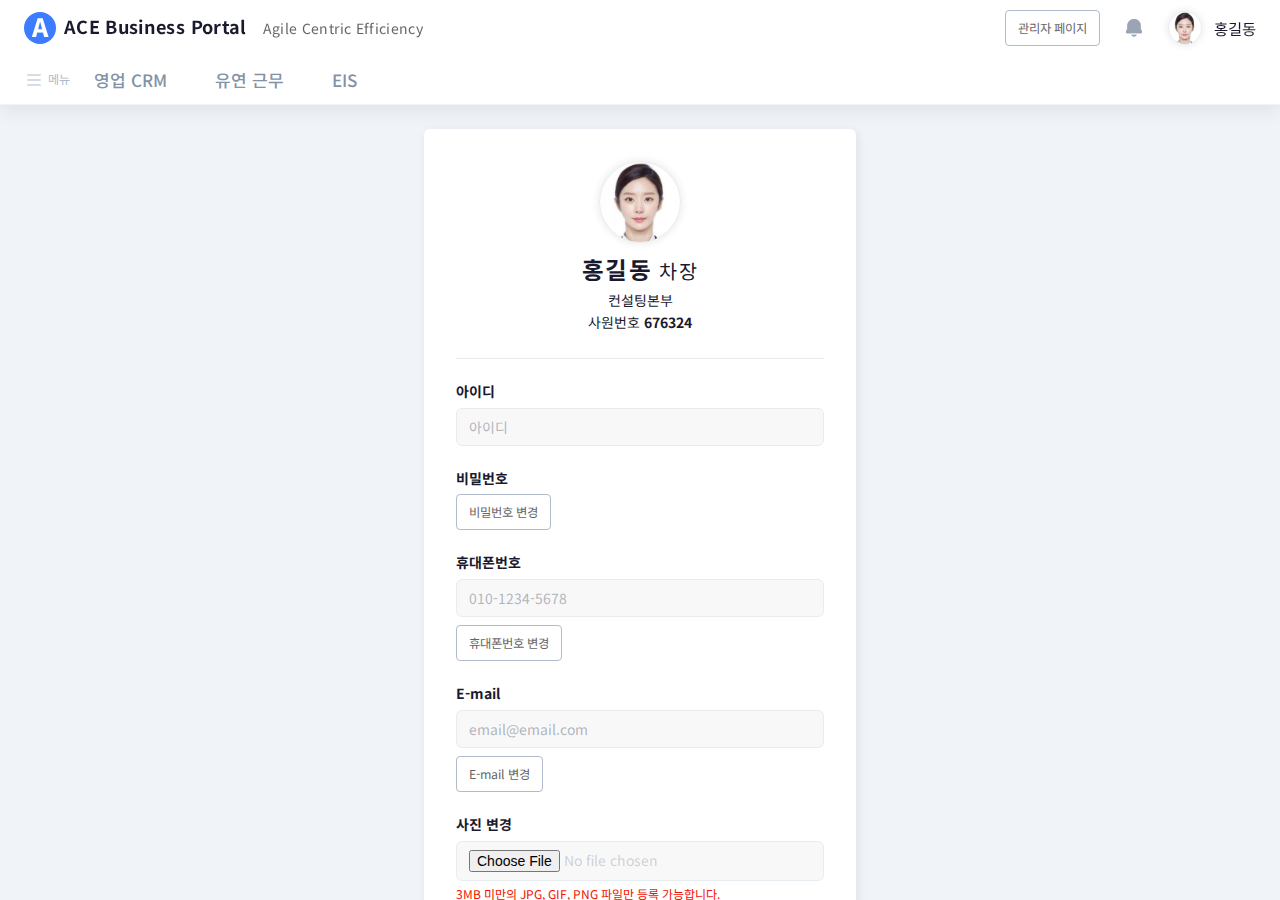
<file: index.html>
<!DOCTYPE html>
<html lang="ko">

<head>
	<meta charset="UTF-8">
	<meta name="viewport" content="width=device-width, initial-scale=1.0">
	<link rel="stylesheet" href="css/style.css">
	<title>ACE Business Portal</title>
</head>

<body>
	<div class="wrap">
		<header class="header user-header">
			<div class="header-top">
				<a href="crm/opportunities-form.html" class="no-mobile">
					<h1 class="logo logo-line">
						<p class="mark">
							<span>A</span>
						</p>
						<p>
							<span>ACE Business Portal</span>
							<span>Agile Centric Efficiency</span>
						</p>
					</h1>
				</a>
				<button type="button" class="button__back mobile">
					<span class="icon icon-prev-page"></span>
					<span class="blind">이전페이지</span>
				</button>
				<h2 class="section__title mobile">유연 근무 등록</h2>
				<ul class="util-menu no-mobile">
					<li class="util-menu__link">
						<button class="button">관리자 페이지</button>
					</li>
					<li class="util-menu__link">
						<button type="button" class="button__alert">
							<span class="icon icon-alert">
								<span class="blind">알림</span>
							</span>
						</button>
					</li>
					<li class="util-menu__link">
						<a href="mypage.html">
							<div class="user-name">
								<div class="img-user">
									<img src="images/sample1.jpeg" alt="">
								</div>
								<p>홍길동</p>
							</div>
						</a>
					</li>
				</ul>
			</div>
			<nav class="gnb">
				<button type="button" class="lnb-icon flex-box no-mobile">
					<div class="button__lnb">
						<span class="nav-bar"></span>
						<span class="nav-bar"></span>
						<span class="nav-bar"></span>
					</div>
					<span>메뉴</span>
				</button>
				<div class="nav-icon mobile">
					<button type="button" class="button__nav">
						<span class="nav-bar"></span>
						<span class="nav-bar"></span>
						<span class="nav-bar"></span>
					</button>
				</div>
				<div class="gnb-wrap">
					<div class="gnb-top mobile">
						<div class="user-name">
							<div class="img-user">
								<img src="images/sample1.jpeg" alt="">
							</div>
							<div class="user-info-box">
								<p class="info__name">
									<span class="bold">홍길동</span> 님
								</p>
								<p class="info__dept">컨설팅본부</p>
								<p class="info__id">사원번호 <span class="bold">676324</span></p>
							</div>
						</div>
						<a href="my/myPage" class="link link-mypage flex-box">마이페이지</a>
					</div>
					<ul class="lst-gnb">
						<li class="lst-gnb__item">
							<span>영업 CRM</span>
							<div class="gnb-sub">
								<ul class="lst-gnb-sub">
									<li class="lst-sub__title">
										<p>영업 기회</p>
									</li>
									<li class="lst-sub__item">
										<a href="crm/opportunities-form.html" class="lst-sub__link">
											<span>영업 기회 등록</span>
										</a>
									</li>
									<li class="lst-sub__item">
										<a href="crm/opportunities.html" class="lst-sub__link">
											<span>영업 기회 현황</span>
										</a>
									</li>
								</ul>
							</div>
						</li>
						<li class="lst-gnb__item">
							<span>유연 근무</span>
							<div class="gnb-sub">
								<ul class="lst-gnb-sub">
									<li class="lst-sub__title">
										<p>유연 근무 유형</p>
									</li>
									<li class="lst-lnb__item">
										<a href="agile/agile-working-form.html" class="lst-sub__link">
											<span>유연 근무 등록</span>
										</a>
									</li>
									<li class="lst-sub__item">
										<a href="agile/agile-working-list.html" class="lst-sub__link">
											<span>유연 근무 조회</span>
										</a>
									</li>
								</ul>
								<ul class="lst-gnb-sub">
									<li class="lst-sub__title">
										<p>근태 관리</p>
									</li>
									<li class="lst-sub__item">
										<a href="agile/attendance.html" class="lst-sub__link">
											<span>출/퇴근 등록</span>
										</a>
									</li>
									<li class="lst-sub__item">
										<a href="agile/working-time.html" class="lst-sub__link">
											<span>근무 실적 조회</span>
										</a>
									</li>
								</ul>
							</div>
						</li>
						<li class="lst-gnb__item">
							<span>EIS</span>
							<div class="gnb-sub">
								<ul class="lst-gnb-sub">
									<li class="lst-sub__title">
										<p>재무 관리</p>
									</li>
									<li class="lst-sub__item">
										<a href="eis/financial-analysis.html" class="lst-sub__link">
											<span>재무 분석</span>
										</a>
									</li>
									<li class="lst-sub__item">
										<a href="eis/profit-and-loss.html" class="lst-sub__link">
											<span>손익 분석</span>
										</a>
									</li>
								</ul>
								<ul class="lst-gnb-sub">
									<li class="lst-sub__title">
										<p>CRM</p>
									</li>
									<li class="lst-sub__item">
										<a href="eis/crm-opportunities.html" class="lst-sub__link">
											<span>영업 기회 분석</span>
										</a>
									</li>
									<li class="lst-sub__item">
										<a href="eis/crm-activities.html" class="lst-sub__link">
											<span>영업 활동 분석</span>
										</a>
									</li>
								</ul>
							</div>
						</li>
					</ul>
					<div class="buttons mobile">
						<button class="button__admin">
							<span class="icon icon-module"></span>
							관리자 페이지
						</button>
						<button class="button__logout">
							<span class="icon icon-logout"></span>
							로그아웃
						</button>
					</div>
					<button class="button__close mobile">
						<span class="icon icon-close"></span>
					</button>
				</div>
			</nav>
		</header>
		<div class="container mypage-container">
			<section class="section__contents section__mypage">
				<div class="inner-wrap">
					<div class="component-area">
						<div class="component-box">
							<div class="user-info">
								<div class="img-user img-user--large">
									<img src="/images/sample1.jpeg" alt="" />
								</div>
								<div class="user-info-box">
									<p class="info__name"><span class="bold">홍길동</span> 차장</p>
									<p class="info__dept">컨설팅본부</p>
									<p class="info__id">사원번호 <span class="bold">676324</span></p>
								</div>
							</div>
						</div>
						<div class="component-box">
							<div class="component-box-top">
								<p class="component__title">아이디</p>
							</div>
							<div class="component-box-cnt">
								<div class="input-box">
									<input class="input" type="text" placeholder="아이디" readonly>
								</div>
							</div>
						</div>
						<div class="component-box">
							<div class="component-box-top">
								<p class="component__title">비밀번호</p>
							</div>
							<div class="component-box-cnt">
								<button type="button" class="button">비밀번호 변경</button>
							</div>
						</div>
						<div class="component-box">
							<div class="component-box-top">
								<p class="component__title">휴대폰번호</p>
							</div>
							<div class="component-box-cnt">
								<div class="input-box">
									<input class="input" type="text" placeholder="010-1234-5678" readonly>
								</div>
								<button type="button" class="button">휴대폰번호 변경</button>
							</div>
						</div>
						<div class="component-box">
							<div class="component-box-top">
								<p class="component__title">E-mail</p>
							</div>
							<div class="component-box-cnt">
								<div class="input-box">
									<input class="input" type="email" placeholder="email@email.com" readonly>
								</div>
								<button type="button" class="button">E-mail 변경</button>
							</div>
						</div>
						<div class="component-box">
							<div class="component-box-top">
								<p class="component__title">사진 변경</p>
							</div>
							<div class="component-box-cnt">
								<div class="input-box">
									<input class="input" type="file">
								</div>
								<p class="msg-state">3MB 미만의 JPG, GIF, PNG 파일만 등록 가능합니다.</p>
							</div>
						</div>
					</div>
					<div class="buttons-complete">
						<button type="button" class="button button__submit">
							수정
						</button>
					</div>
				</div>
			</section>

			<div class="popup popup__info-change popup__pw">
				<div class="component-area">
					<div class="inner-wrap">
						<div class="popup-top">
							<strong class="popup__title">비밀번호 변경</strong>
						</div>
						<div class="popup-contents">
							<div class="component-box">
								<div class="input-box">
									<input type="password" class="input" placeholder="현재 비밀번호를 입력하세요" />
								</div>
								<div class="input-box">
									<input type="password" class="input" placeholder="새 비밀번호를 입력하세요" />
								</div>
								<div class="input-box">
									<input type="password" class="input" placeholder="새 비밀번호를 다시 입력하세요" />
								</div>
							</div>
							<div class="component-box">
								<p class="msg-info">- 영문, 숫자, 특수문자 조합 6~12 자리로 설정</p>
								<p class="msg-info">- 아이디와 동일한 비밀번호는 사용 불가</p>
								<p class="msg-info">- 3자리 이상 동일문구(영문, 숫자, 특수문자)는 사용 불가</p>
							</div>
							<div class="popup-bottom buttons-complete">
								<div class="buttons">
									<button type="submit" class="button button__save">변경</button>
									<button type="button" class="button button__cancel">취소</button>
								</div>
							</div>
						</div>
					</div>
					<button type="button" class="button__close" @click="closeModal">
						<span class="icon icon-close"></span>
						<span class="blind">닫기</span>
					</button>
				</div>
			</div>
			<div class="popup popup__info-change popup__phone">
				<div class="component-area">
					<div class="inner-wrap">
						<div class="popup-top">
							<strong class="popup__title">휴대폰번호 변경</strong>
						</div>
						<div class="popup-contents">
							<div class="component-box">
								<div class="input-box">
									<input type="text" class="input" placeholder="'010-XXXX-XXXX' 형식으로 입력하세요" />
								</div>
							</div>
							<div class="popup-bottom buttons-complete">
								<div class="buttons">
									<button type="submit" class="button button__save">변경</button>
									<button type="button" class="button button__cancel">취소</button>
								</div>
							</div>
						</div>
					</div>
					<button type="button" class="button__close" @click="closeModal">
						<span class="icon icon-close"></span>
						<span class="blind">닫기</span>
					</button>
				</div>
			</div>
			<div class="popup popup__info-change popup__email">
				<div class="component-area">
					<div class="inner-wrap">
						<div class="popup-top">
							<strong class="popup__title">E-mail 변경</strong>
						</div>
						<div class="popup-contents">
							<div class="component-box">
								<div class="input-box">
									<input type="text" class="input" />
								</div>
							</div>
							<div class="popup-bottom buttons-complete">
								<div class="buttons">
									<button type="submit" class="button button__save">변경</button>
									<button type="button" class="button button__cancel">취소</button>
								</div>
							</div>
						</div>
					</div>
					<button type="button" class="button__close" @click="closeModal">
						<span class="icon icon-close"></span>
						<span class="blind">닫기</span>
					</button>
				</div>
			</div>
		</div>
	</div>

	<script>

	</script>
</body>

</html>
</file>
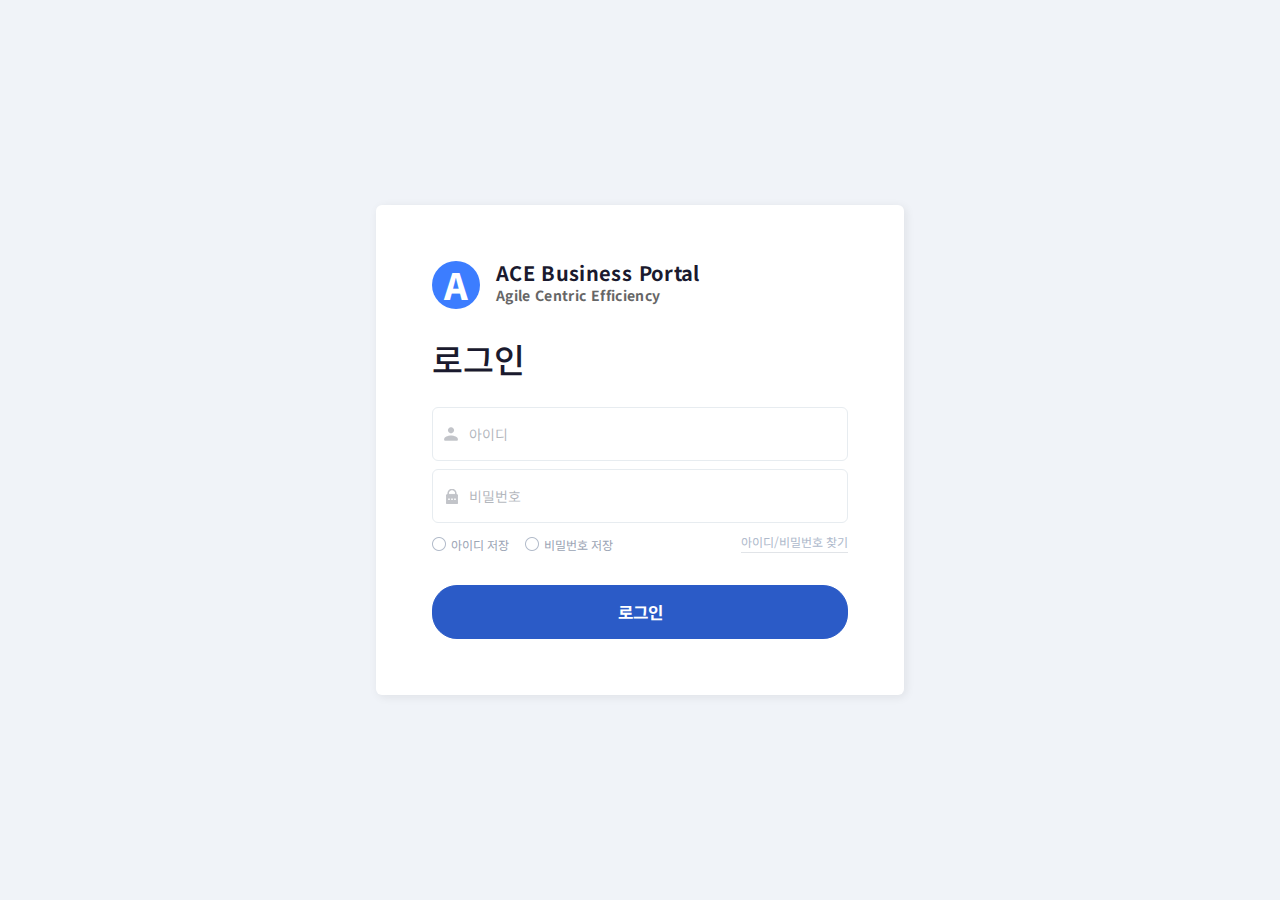
<file: login.html>
<!DOCTYPE html>
<html lang="ko">

<head>
	<meta charset="UTF-8">
	<meta name="viewport" content="width=device-width, initial-scale=1.0">
	<link rel="stylesheet" href="css/style.css">
	<title>ACE 관리자페이지 : 로그인</title>
</head>

<body>
	<section class="container login-container">
		<section class="component-area section__login">
			<h1 class="logo logo-rec">
				<!-- <img src="images/logo-login.png" alt="ACE Business Portal"> -->
				<p class="mark">
					<span>A</span>
				</p>
				<p>
					<span>ACE Business Portal</span>
					<span>Agile Centric Efficiency</span>
				</p>
			</h1>
			<h2 class="section__title">로그인</h2>
			<form action="" method="post" class="form__login">
				<div class="input-box input-box-icon">
					<span class="icon icon__large icon-user"></span>
					<input class="input input-icon input--large" type="text" placeholder="아이디">
				</div>
				<div class="input-box input-box-icon">
					<span class="icon icon__large icon-pw"></span>
					<input class="input input-icon input--large" type="password" placeholder="비밀번호">
				</div>
				<div class="login-option">
					<div>
						<div class="input-box">
							<span class="input-checkbox">
								<input type="checkbox" id="checkboxId">
								<label for="checkboxId" class="input-checkbox__label icon-checkbox-purple">
									<span>아이디 저장</span>
								</label>
							</span>
						</div>
						<div class="input-box">
							<span class="input-checkbox">
								<input type="checkbox" id="checkboxPw">
								<label for="checkboxPw" class="input-checkbox__label icon-checkbox-purple">
									<span>비밀번호 저장</span>
								</label>
							</span>
						</div>
					</div>
					<a href="#" class="link">아이디/비밀번호 찾기</a>
				</div>
				<button type="button" class="button button__login">로그인</button>
			</form>
		</section>
	</section>

	<script>

	</script>
</body>

</html>
</file>
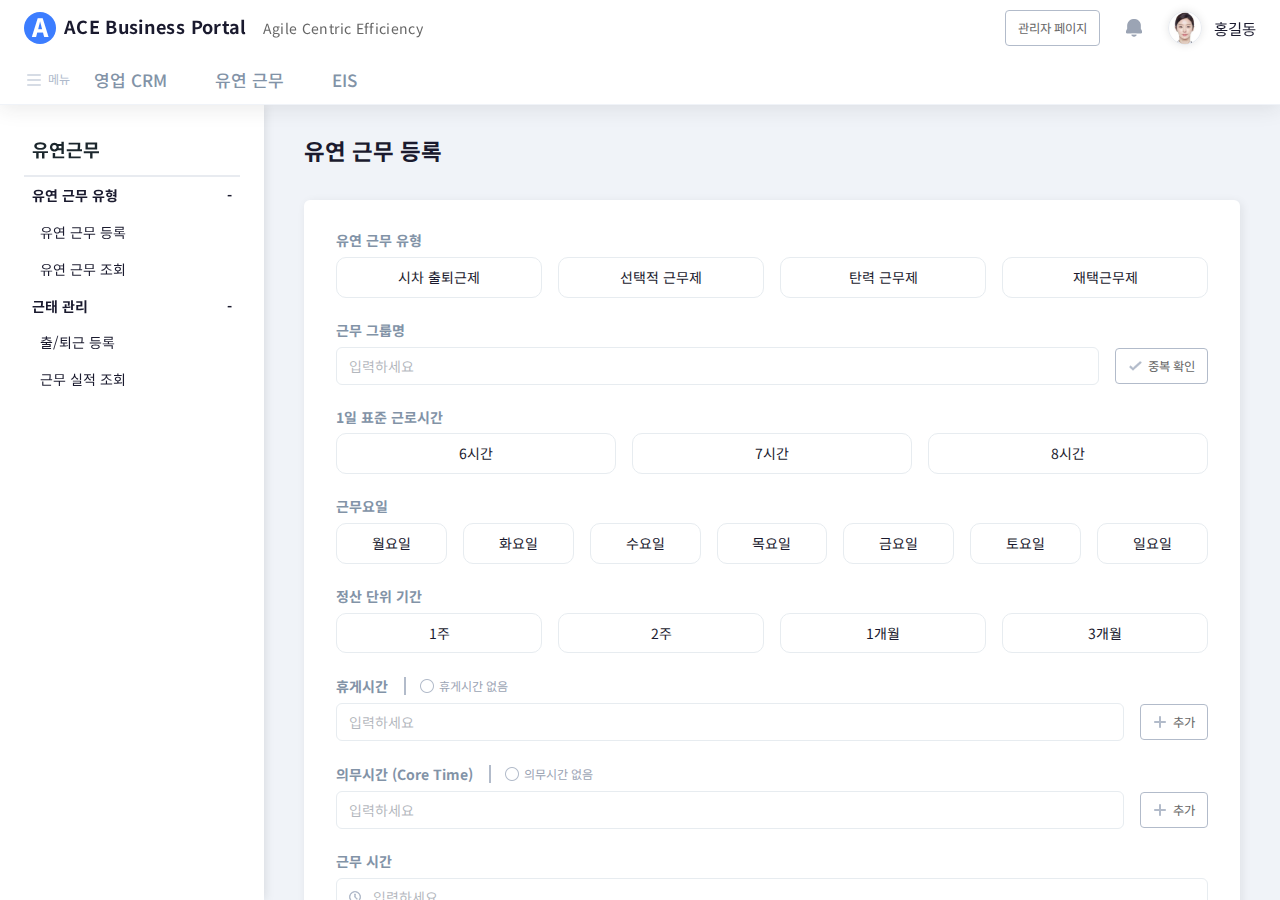
<file: agile/agile-working-form.html>
<!DOCTYPE html>
<html lang="ko">

<head>
	<meta charset="UTF-8">
	<meta name="viewport" content="width=device-width, initial-scale=1.0">
	<link rel="stylesheet" href="../css/style.css">
	<title>ACE Business Portal</title>
</head>

<body>
	<div class="wrap">
		<header class="header user-header">
			<div class="header-top">
				<a href="../crm/opportunities-form.html" class="no-mobile">
					<h1 class="logo logo-line">
						<p class="mark">
							<span>A</span>
						</p>
						<p>
							<span>ACE Business Portal</span>
							<span>Agile Centric Efficiency</span>
						</p>
					</h1>
				</a>
				<button type="button" class="button__back mobile">
					<span class="icon icon-prev-page"></span>
					<span class="blind">이전페이지</span>
				</button>
				<h2 class="section__title mobile">유연 근무 등록</h2>
				<ul class="util-menu no-mobile">
					<li class="util-menu__link">
						<button class="button">관리자 페이지</button>
					</li>
					<li class="util-menu__link">
						<button type="button" class="button__alert">
							<span class="icon icon-alert">
								<span class="blind">알림</span>
							</span>
						</button>
					</li>
					<li class="util-menu__link">
						<a href="../mypage.html">
							<div class="user-name">
								<div class="img-user">
									<img src="../images/sample1.jpeg" alt="">
								</div>
								<p>홍길동</p>
							</div>
						</a>
					</li>
				</ul>
			</div>
			<nav class="gnb">
				<button type="button" class="lnb-icon flex-box no-mobile">
					<div class="button__lnb">
						<span class="nav-bar"></span>
						<span class="nav-bar"></span>
						<span class="nav-bar"></span>
					</div>
					<span>메뉴</span>
				</button>
				<div class="nav-icon mobile">
					<button type="button" class="button__nav">
						<span class="nav-bar"></span>
						<span class="nav-bar"></span>
						<span class="nav-bar"></span>
					</button>
				</div>
				<div class="gnb-wrap">
					<div class="gnb-top mobile">
						<div class="user-name">
							<div class="img-user">
								<img src="../images/sample1.jpeg" alt="">
							</div>
							<div class="user-info-box">
								<p class="info__name">
									<span class="bold">홍길동</span> 님
								</p>
								<p class="info__dept">컨설팅본부</p>
								<p class="info__id">사원번호 <span class="bold">676324</span></p>
							</div>
						</div>
						<a href="my/myPage" class="link link-mypage flex-box">마이페이지</a>
					</div>
					<ul class="lst-gnb">
						<li class="lst-gnb__item">
							<span>영업 CRM</span>
							<div class="gnb-sub">
								<ul class="lst-gnb-sub">
									<li class="lst-sub__title">
										<p>영업 기회</p>
									</li>
									<li class="lst-sub__item">
										<a href="../crm/opportunities-form.html" class="lst-sub__link">
											<span>영업 기회 등록</span>
										</a>
									</li>
									<li class="lst-sub__item">
										<a href="../crm/opportunities.html" class="lst-sub__link">
											<span>영업 기회 현황</span>
										</a>
									</li>
								</ul>
							</div>
						</li>
						<li class="lst-gnb__item on">
							<span>유연 근무</span>
							<div class="gnb-sub">
								<ul class="lst-gnb-sub">
									<li class="lst-sub__title">
										<p>유연 근무 유형</p>
									</li>
									<li class="lst-lnb__item on">
										<a href="../agile/agile-working-form.html" class="lst-sub__link">
											<span>유연 근무 등록</span>
										</a>
									</li>
									<li class="lst-sub__item">
										<a href="../agile/agile-working-list.html" class="lst-sub__link">
											<span>유연 근무 조회</span>
										</a>
									</li>
								</ul>
								<ul class="lst-gnb-sub">
									<li class="lst-sub__title">
										<p>근태 관리</p>
									</li>
									<li class="lst-sub__item">
										<a href="../agile/attendance.html" class="lst-sub__link">
											<span>출/퇴근 등록</span>
										</a>
									</li>
									<li class="lst-sub__item">
										<a href="../agile/working-time.html" class="lst-sub__link">
											<span>근무 실적 조회</span>
										</a>
									</li>
								</ul>
							</div>
						</li>
						<li class="lst-gnb__item">
							<span>EIS</span>
							<div class="gnb-sub">
								<ul class="lst-gnb-sub">
									<li class="lst-sub__title">
										<p>재무 관리</p>
									</li>
									<li class="lst-sub__item">
										<a href="../eis/financial-analysis.html" class="lst-sub__link">
											<span>재무 분석</span>
										</a>
									</li>
									<li class="lst-sub__item">
										<a href="../eis/profit-and-loss.html" class="lst-sub__link">
											<span>손익 분석</span>
										</a>
									</li>
								</ul>
								<ul class="lst-gnb-sub">
									<li class="lst-sub__title">
										<p>CRM</p>
									</li>
									<li class="lst-sub__item">
										<a href="../eis/crm-opportunities.html" class="lst-sub__link">
											<span>영업 기회 분석</span>
										</a>
									</li>
									<li class="lst-sub__item">
										<a href="../eis/crm-activities.html" class="lst-sub__link">
											<span>영업 활동 분석</span>
										</a>
									</li>
								</ul>
							</div>
						</li>
					</ul>
					<div class="buttons mobile">
						<button class="button__admin">
							<span class="icon icon-module"></span>
							관리자 페이지
						</button>
						<button class="button__logout">
							<span class="icon icon-logout"></span>
							로그아웃
						</button>
					</div>
					<button class="button__close mobile">
						<span class="icon icon-close"></span>
					</button>
				</div>
			</nav>
		</header>
		<div class="lnb">
			<ul class="lst-lnb lst-lnb__eis">
				<li class="lst-lnb__item">
					<div>유연근무</div>
					<ul>
						<li class="lst-lnb__item show">
							<div>
								유연 근무 유형
								<span>-</span>
							</div>
							<ul>
								<li class="lst-lnb__item">
									<div>
										<a href="agile-working-form.html" class="lst-lnb__link">
											<span>유연 근무 등록</span>
										</a>
									</div>
								</li>
								<li class="lst-lnb__item">
									<div>
										<a href="agile-working-list.html" class="lst-lnb__link">
											<span>유연 근무 조회</span>
										</a>
									</div>
								</li>
							</ul>
						</li>
						<li class="lst-lnb__item show">
							<div>
								근태 관리
								<span>-</span>
							</div>
							<ul>
								<li class="lst-lnb__item">
									<div>
										<a href="attendance.html" class="lst-lnb__link">
											<span>출/퇴근 등록</span>
										</a>
									</div>
								</li>
								<li class="lst-lnb__item">
									<div>
										<a href="working-time.html" class="lst-lnb__link">
											<span>근무 실적 조회</span>
										</a>
									</div>
								</li>
							</ul>
						</li>
					</ul>
				</li>
			</ul>
		</div>

		<div class="container user-container">
			<section class="section__contents">
				<div class="inner-wrap">
					<div class="section-top">
						<h3 class="section__title">유연 근무 등록</h3>
					</div>
					<div class="component-area">
						<div class="component-box">
							<div class="component-box-top">
								<p class="component__title">유연 근무 유형</p>
							</div>
							<div class="component-box-cnt">
								<div class="select-options">
									<div class="input-radio select-options__item">
										<input type="radio" class="input" id="31" name="workType">
										<label for="31">시차 출퇴근제</label>
									</div>
									<div class="input-radio select-options__item">
										<input type="radio" class="input" id="32" name="workType">
										<label for="32">선택적 근무제</label>
									</div>
									<div class="input-radio select-options__item">
										<input type="radio" class="input" id="33" name="workType">
										<label for="33">탄력 근무제</label>
									</div>
									<div class="input-radio select-options__item">
										<input type="radio" class="input" id="34" name="workType">
										<label for="34">재택근무제</label>
									</div>
								</div>
							</div>
						</div>
						<div class="component-box">
							<div class="component-box-top">
								<p class="component__title">근무 그룹명</p>
							</div>
							<div class="component-box-cnt">
								<div class="input-box">
									<input class="input " type="text" placeholder="입력하세요">
									<button type="button" class="button">
										<span class="icon icon-check"></span>
										중복 확인
									</button>
								</div>
							</div>
						</div>
						<div class="component-box">
							<div class="component-box-top">
								<p class="component__title">1일 표준 근로시간</p>
							</div>
							<div class="component-box-cnt">
								<div class="select-options">
									<div class="input-radio select-options__item">
										<input type="radio" class="input" id="96" name="stdWorkingHours">
										<label for="96">6시간</label>
									</div>
									<div class="input-radio select-options__item">
										<input type="radio" class="input" id="97" name="stdWorkingHours">
										<label for="97">7시간</label>
									</div>
									<div class="input-radio select-options__item">
										<input type="radio" class="input" id="98" name="stdWorkingHours">
										<label for="98">8시간</label>
									</div>
								</div>
							</div>
						</div>
						<div class="component-box">
							<div class="component-box-top">
								<p class="component__title">근무요일</p>
							</div>
							<div class="component-box-cnt">
								<div class="select-options">
									<div class="input-checkbox select-options__item">
										<input type="checkbox" id="workdayMon" class="input" v-model="workWeekList" value="2" />
										<label for="workdayMon">월요일</label>
									</div>
									<div class="input-checkbox select-options__item">
										<input type="checkbox" id="workdayTue" class="input" v-model="workWeekList" value="3" />
										<label for="workdayTue">화요일</label>
									</div>
									<div class="input-checkbox select-options__item">
										<input type="checkbox" id="workdayWed" class="input" v-model="workWeekList" value="4" />
										<label for="workdayWed">수요일</label>
									</div>
									<div class="input-checkbox select-options__item">
										<input type="checkbox" id="workdayThu" class="input" v-model="workWeekList" value="5" />
										<label for="workdayThu">목요일</label>
									</div>
									<div class="input-checkbox select-options__item">
										<input type="checkbox" id="workdayFri" class="input" v-model="workWeekList" value="6" />
										<label for="workdayFri">금요일</label>
									</div>
									<div class="input-checkbox select-options__item">
										<input type="checkbox" id="workdaySat" class="input" v-model="workWeekList" value="7" />
										<label for="workdaySat">토요일</label>
									</div>
									<div class="input-checkbox select-options__item">
										<input type="checkbox" id="workdaySun" class="input" v-model="workWeekList" value="1" />
										<label for="workdaySun">일요일</label>
									</div>
								</div>
							</div>
						</div>
						<div class="component-box">
							<div class="component-box-top">
								<p class="component__title">정산 단위 기간</p>
							</div>
							<div class="component-box-cnt">
								<div class="select-options">
									<div class="input-radio select-options__item">
										<input type="radio" class="input" id="99" name="settlementUnit">
										<label for="99">1주</label>
									</div>
									<div class="input-radio select-options__item">
										<input type="radio" class="input" id="100" name="settlementUnit">
										<label for="100">2주</label>
									</div>
									<div class="input-radio select-options__item">
										<input type="radio" class="input" id="101" name="settlementUnit">
										<label for="101">1개월</label>
									</div>
									<div class="input-radio select-options__item">
										<input type="radio" class="input" id="34" name="settlementUnit">
										<label for="102">3개월</label>
									</div>
								</div>
							</div>
						</div>
						<div class="component-box">
							<div class="component-box-top">
								<p class="component__title">휴게시간</p>
								<div class="input-checkbox">
									<input type="checkbox" id="checkboxNotUse">
									<label for="checkboxNotUse" class="input-checkbox__label  icon-checkbox-purple">
										<span>휴게시간 없음</span>
									</label>
								</div>
							</div>
							<div class="component-box-cnt">
								<div class="input-box">
									<input class="input" type="text" placeholder="입력하세요">
									<button type="button" class="button button__add">
										<span class="icon icon-add"></span>
										추가
									</button>
								</div>
							</div>
						</div>
						<div class="component-box">
							<div class="component-box-top">
								<p class="component__title">의무시간 (Core Time)</p>
								<div class="input-checkbox">
									<input type="checkbox" id="checkboxNotUse">
									<label for="checkboxNotUse" class="input-checkbox__label  icon-checkbox-purple">
										<span>의무시간 없음</span>
									</label>
								</div>
							</div>
							<div class="component-box-cnt">
								<div class="input-box">
									<input class="input" type="text" placeholder="입력하세요">
									<button type="button" class="button button__add">
										<span class="icon icon-add"></span>
										추가
									</button>
								</div>
							</div>
						</div>
						<div class="component-box">
							<div class="component-box-top">
								<p class="component__title">근무 시간</p>
							</div>
							<div class="component-box-cnt">
								<div class="input-box input-box-icon">
									<input class="input input-icon" type="text" placeholder="입력하세요">
									<span class="icon icon-clock"></span>
								</div>
							</div>
						</div>
						<div class="component-box">
							<div class="component-box-top">
								<p class="component__title">적용 기간</p>
							</div>
							<div class="component-box-cnt">
								<div class="input-box input-box-icon">
									<input class="input input-icon" type="text" placeholder="입력하세요">
									<span class="icon icon-calendar"></span>
								</div>
							</div>
						</div>
						<div class="component-box">
							<div class="component-box component-box-top">
								<p class="component__title">근무 대상자 등록</p>
								<div class="buttons">
									<button type="button" class="button button__dept">부서별 등록</button>
									<button type="button" class="button button__member">사원별 등록</button>
								</div>
							</div>
							<div class="component-box-cnt">

								<div class="lst-cards lst-cards__4colums">
									<div class="lst-cards__item cards__member">
										<div class="user-name">
											<div class="img-user">
												<img src="../images/sample1.jpeg" alt="">
											</div>
											<p>홍길동
												<span class="user-position">차장</span>
												<span class="user-dept">개발1팀</span>
											</p>
										</div>
										<button type="button" class="button__delete">
											<span class="icon icon-close"></span>
											<span class="blind">삭제</span>
										</button>
									</div>
									<div class="lst-cards__item cards__member">
										<div class="user-name">
											<div class="img-user">
												<img src="../images/sample2.jpeg" alt="">
											</div>
											<p>최수현
												<span class="user-position">과장</span>
												<span class="user-dept">개발2팀</span>
											</p>
										</div>
										<button type="button" class="button__delete">
											<span class="icon icon-close"></span>
											<span class="blind">삭제</span>
										</button>
									</div>
									<div class="lst-cards__item cards__member">
										<div class="user-name">
											<div class="img-user">
												<img src="../images/sample3.jpeg" alt="">
											</div>
											<p>김우중
												<span class="user-position">대리</span>
												<span class="user-dept">개발1팀</span>
											</p>
										</div>
										<button type="button" class="button__delete">
											<span class="icon icon-close"></span>
											<span class="blind">삭제</span>
										</button>
									</div>
									<div class="lst-cards__item cards__member">
										<div class="user-name">
											<div class="img-user">
												<img src="../images/sample1.jpeg" alt="">
											</div>
											<p>김영희
												<span class="user-position">사원</span>
												<span class="user-dept">개발1팀</span>
											</p>
										</div>
										<button type="button" class="button__delete">
											<span class="icon icon-close"></span>
											<span class="blind">삭제</span>
										</button>
									</div>
									<div class="lst-cards__item cards__dept">
										<div class="dept-name">
											<span class="icon icon-dept__large"></span>
											<p>
												개발사업부
											</p>
										</div>

										<button type="button" class="button__delete">
											<span class="icon icon-close"></span>
											<span class="blind">삭제</span>
										</button>
									</div>
								</div>
							</div>
						</div>
					</div>
					<div class="buttons-complete">
						<div class="buttons">
							<button type="submit" class="button button__submit">등록</button>
							<button type="button" class="button button__copy-save">복사 저장</button>
						</div>
					</div>
				</div>
			</section>
		</div>
	</div>

	<script>

	</script>
</body>

</html>
</file>
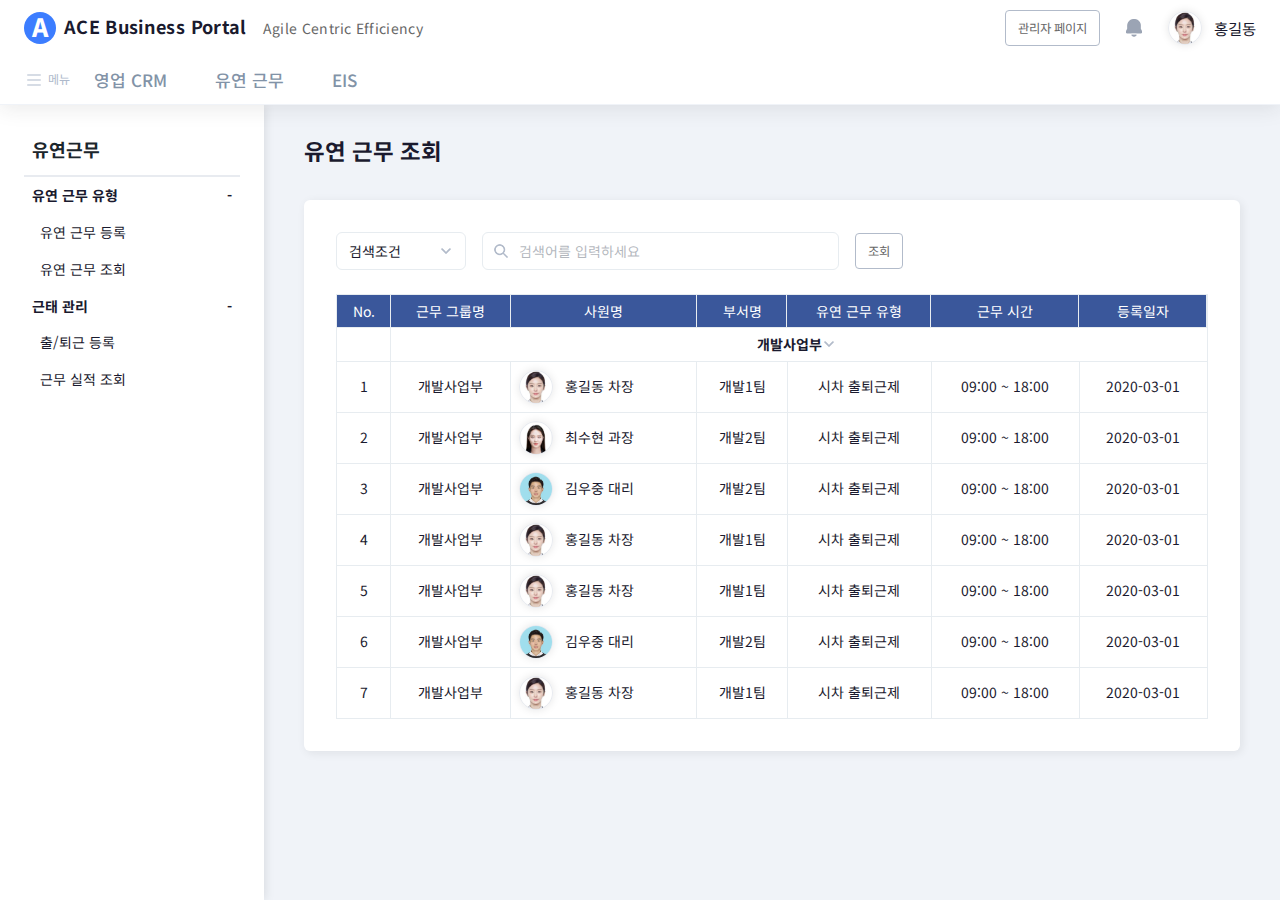
<file: agile/agile-working-list.html>
<!DOCTYPE html>
<html lang="ko">

<head>
	<meta charset="UTF-8">
	<meta name="viewport" content="width=device-width, initial-scale=1.0">
	<link rel="stylesheet" href="../css/style.css">
	<title>ACE Business Portal</title>
</head>

<body>
	<div class="wrap">
		<header class="header user-header">
			<div class="header-top">
				<a href="../crm/opportunities-form.html" class="no-mobile">
					<h1 class="logo logo-line">
						<p class="mark">
							<span>A</span>
						</p>
						<p>
							<span>ACE Business Portal</span>
							<span>Agile Centric Efficiency</span>
						</p>
					</h1>
				</a>
				<button type="button" class="button__back mobile">
					<span class="icon icon-prev-page"></span>
					<span class="blind">이전페이지</span>
				</button>
				<h2 class="section__title mobile">유연 근무 등록</h2>
				<ul class="util-menu no-mobile">
					<li class="util-menu__link">
						<button class="button">관리자 페이지</button>
					</li>
					<li class="util-menu__link">
						<button type="button" class="button__alert">
							<span class="icon icon-alert">
								<span class="blind">알림</span>
							</span>
						</button>
					</li>
					<li class="util-menu__link">
						<a href="../mypage.html">
							<div class="user-name">
								<div class="img-user">
									<img src="../images/sample1.jpeg" alt="">
								</div>
								<p>홍길동</p>
							</div>
						</a>
					</li>
				</ul>
			</div>
			<nav class="gnb">
				<button type="button" class="lnb-icon flex-box no-mobile">
					<div class="button__lnb">
						<span class="nav-bar"></span>
						<span class="nav-bar"></span>
						<span class="nav-bar"></span>
					</div>
					<span>메뉴</span>
				</button>
				<div class="nav-icon mobile">
					<button type="button" class="button__nav">
						<span class="nav-bar"></span>
						<span class="nav-bar"></span>
						<span class="nav-bar"></span>
					</button>
				</div>
				<div class="gnb-wrap">
					<div class="gnb-top mobile">
						<div class="user-name">
							<div class="img-user">
								<img src="../images/sample1.jpeg" alt="">
							</div>
							<div class="user-info-box">
								<p class="info__name">
									<span class="bold">홍길동</span> 님
								</p>
								<p class="info__dept">컨설팅본부</p>
								<p class="info__id">사원번호 <span class="bold">676324</span></p>
							</div>
						</div>
						<a href="my/myPage" class="link link-mypage flex-box">마이페이지</a>
					</div>
					<ul class="lst-gnb">
						<li class="lst-gnb__item">
							<span>영업 CRM</span>
							<div class="gnb-sub">
								<ul class="lst-gnb-sub">
									<li class="lst-sub__title">
										<p>영업 기회</p>
									</li>
									<li class="lst-sub__item">
										<a href="../crm/opportunities-form.html" class="lst-sub__link">
											<span>영업 기회 등록</span>
										</a>
									</li>
									<li class="lst-sub__item">
										<a href="../crm/opportunities.html" class="lst-sub__link">
											<span>영업 기회 현황</span>
										</a>
									</li>
								</ul>
							</div>
						</li>
						<li class="lst-gnb__item on">
							<span>유연 근무</span>
							<div class="gnb-sub">
								<ul class="lst-gnb-sub">
									<li class="lst-sub__title">
										<p>유연 근무 유형</p>
									</li>
									<li class="lst-lnb__item">
										<a href="../agile/agile-working-form.html" class="lst-sub__link">
											<span>유연 근무 등록</span>
										</a>
									</li>
									<li class="lst-sub__item on">
										<a href="../agile/agile-working-list.html" class="lst-sub__link">
											<span>유연 근무 조회</span>
										</a>
									</li>
								</ul>
								<ul class="lst-gnb-sub">
									<li class="lst-sub__title">
										<p>근태 관리</p>
									</li>
									<li class="lst-sub__item">
										<a href="../agile/attendance.html" class="lst-sub__link">
											<span>출/퇴근 등록</span>
										</a>
									</li>
									<li class="lst-sub__item">
										<a href="../agile/working-time.html" class="lst-sub__link">
											<span>근무 실적 조회</span>
										</a>
									</li>
								</ul>
							</div>
						</li>
						<li class="lst-gnb__item">
							<span>EIS</span>
							<div class="gnb-sub">
								<ul class="lst-gnb-sub">
									<li class="lst-sub__title">
										<p>재무 관리</p>
									</li>
									<li class="lst-sub__item">
										<a href="../eis/financial-analysis.html" class="lst-sub__link">
											<span>재무 분석</span>
										</a>
									</li>
									<li class="lst-sub__item">
										<a href="../eis/profit-and-loss.html" class="lst-sub__link">
											<span>손익 분석</span>
										</a>
									</li>
								</ul>
								<ul class="lst-gnb-sub">
									<li class="lst-sub__title">
										<p>CRM</p>
									</li>
									<li class="lst-sub__item">
										<a href="../eis/crm-opportunities.html" class="lst-sub__link">
											<span>영업 기회 분석</span>
										</a>
									</li>
									<li class="lst-sub__item">
										<a href="../eis/crm-activities.html" class="lst-sub__link">
											<span>영업 활동 분석</span>
										</a>
									</li>
								</ul>
							</div>
						</li>
					</ul>
					<div class="buttons mobile">
						<button class="button__admin">
							<span class="icon icon-module"></span>
							관리자 페이지
						</button>
						<button class="button__logout">
							<span class="icon icon-logout"></span>
							로그아웃
						</button>
					</div>
					<button class="button__close mobile">
						<span class="icon icon-close"></span>
					</button>
				</div>
			</nav>
		</header>
		<div class="lnb">
			<ul class="lst-lnb lst-lnb__eis">
				<li class="lst-lnb__item">
					<div>유연근무</div>
					<ul>
						<li class="lst-lnb__item show">
							<div>
								유연 근무 유형
								<span>-</span>
							</div>
							<ul>
								<li class="lst-lnb__item">
									<div>
										<a href="agile-working-form.html" class="lst-lnb__link">
											<span>유연 근무 등록</span>
										</a>
									</div>
								</li>
								<li class="lst-lnb__item">
									<div>
										<a href="agile-working-list.html" class="lst-lnb__link">
											<span>유연 근무 조회</span>
										</a>
									</div>
								</li>
							</ul>
						</li>
						<li class="lst-lnb__item show">
							<div>
								근태 관리
								<span>-</span>
							</div>
							<ul>
								<li class="lst-lnb__item">
									<div>
										<a href="attendance.html" class="lst-lnb__link">
											<span>출/퇴근 등록</span>
										</a>
									</div>
								</li>
								<li class="lst-lnb__item">
									<div>
										<a href="working-time.html" class="lst-lnb__link">
											<span>근무 실적 조회</span>
										</a>
									</div>
								</li>
							</ul>
						</li>
					</ul>
				</li>
			</ul>
		</div>

		<div class="container user-container">
			<section class="section__contents">
				<div class="inner-wrap">
					<div class="section-top">
						<h3 class="section__title">유연 근무 조회</h3>
					</div>
					<div class="component-area">
						<div class="component-box component__search">
							<form>
								<div class="input-select input-box input-box-icon">
									<select name="" id="" class="selectbox">
										<option value="">검색조건</option>
										<option value="">유연근무유형</option>
										<option value="">근무그룹명</option>
										<option value="">부서명</option>
										<option value="">사원명</option>
									</select>
									<span class="icon icon-arrow"></span>
								</div>
								<div class="input-box input-box-icon">
									<input class="input input-icon" type="text" placeholder="검색어를 입력하세요">
									<span class="icon icon-search"></span>
								</div>
								<button class="button button__search">조회</button>
							</form>
						</div>
						<div class="component-box table-wrap">
							<table class="table table-hover">
								<thead>
									<tr>
										<th>No.</th>
										<th>근무 그룹명</th>
										<th>사원명</th>
										<th>부서명</th>
										<th>유연 근무 유형</th>
										<th>근무 시간</th>
										<th>등록일자</th>
									</tr>
								</thead>
								<tbody>
									<tr class="group-header">
										<td></td>
										<td colspan="6">
											<div class="flex-box">
												<span class="bold">개발사업부</span>
												<span class="icon icon-arrow"></span>
											</div>
										</td>
									</tr>
									<tr class="row">
										<td>1</td>
										<td>개발사업부</td>
										<td>
											<div class="user-name">
												<div class="img-user">
													<img src="../images/sample1.jpeg" alt="">
												</div>
												<p>홍길동 차장</p>
											</div>
										</td>
										<td>개발1팀</td>
										<td>시차 출퇴근제</td>
										<td>09:00 ~ 18:00</td>
										<td>2020-03-01</td>
									</tr>
									<tr class="row">
										<td>2</td>
										<td>개발사업부</td>
										<td>
											<div class="user-name">
												<div class="img-user">
													<img src="../images/sample2.jpeg" alt="">
												</div>
												<p>최수현 과장</p>
											</div>
										</td>
										<td>개발2팀</td>
										<td>시차 출퇴근제</td>
										<td>09:00 ~ 18:00</td>
										<td>2020-03-01</td>
									</tr>
									<tr class="row">
										<td>3</td>
										<td>개발사업부</td>
										<td>
											<div class="user-name">
												<div class="img-user">
													<img src="../images/sample3.jpeg" alt="">
												</div>
												<p>김우중 대리</p>
											</div>
										</td>
										<td>개발2팀</td>
										<td>시차 출퇴근제</td>
										<td>09:00 ~ 18:00</td>
										<td>2020-03-01</td>
									</tr>
									<tr class="row">
										<td>4</td>
										<td>개발사업부</td>
										<td>
											<div class="user-name">
												<div class="img-user">
													<img src="../images/sample1.jpeg" alt="">
												</div>
												<p>홍길동 차장</p>
											</div>
										</td>
										<td>개발1팀</td>
										<td>시차 출퇴근제</td>
										<td>09:00 ~ 18:00</td>
										<td>2020-03-01</td>
									</tr>
									<tr class="row">
										<td>5</td>
										<td>개발사업부</td>
										<td>
											<div class="user-name">
												<div class="img-user">
													<img src="../images/sample1.jpeg" alt="">
												</div>
												<p>홍길동 차장</p>
											</div>
										</td>
										<td>개발1팀</td>
										<td>시차 출퇴근제</td>
										<td>09:00 ~ 18:00</td>
										<td>2020-03-01</td>
									</tr>
									<tr class="row">
										<td>6</td>
										<td>개발사업부</td>
										<td>
											<div class="user-name">
												<div class="img-user">
													<img src="../images/sample3.jpeg" alt="">
												</div>
												<p>김우중 대리</p>
											</div>
										</td>
										<td>개발2팀</td>
										<td>시차 출퇴근제</td>
										<td>09:00 ~ 18:00</td>
										<td>2020-03-01</td>
									</tr>
									<tr class="row">
										<td>7</td>
										<td>개발사업부</td>
										<td>
											<div class="user-name">
												<div class="img-user">
													<img src="../images/sample1.jpeg" alt="">
												</div>
												<p>홍길동 차장</p>
											</div>
										</td>
										<td>개발1팀</td>
										<td>시차 출퇴근제</td>
										<td>09:00 ~ 18:00</td>
										<td>2020-03-01</td>
									</tr>
									<!-- <tr class="row">
										<td>8</td>
										<td>개발사업부</td>
										<td>
											<div class="user-name">
												<div class="img-user">
													<img src="../images/sample1.jpeg" alt="">
												</div>
												<p>홍길동 차장</p>
											</div>
										</td>
										<td>개발1팀</td>
										<td>시차 출퇴근제</td>
										<td>09:00 ~ 18:00</td>
										<td>2020-03-01</td>
									</tr> -->
								</tbody>
							</table>
						</div>
					</div>
				</div>
			</section>
		</div>

	</div>

	<script>

	</script>
</body>

</html>
</file>
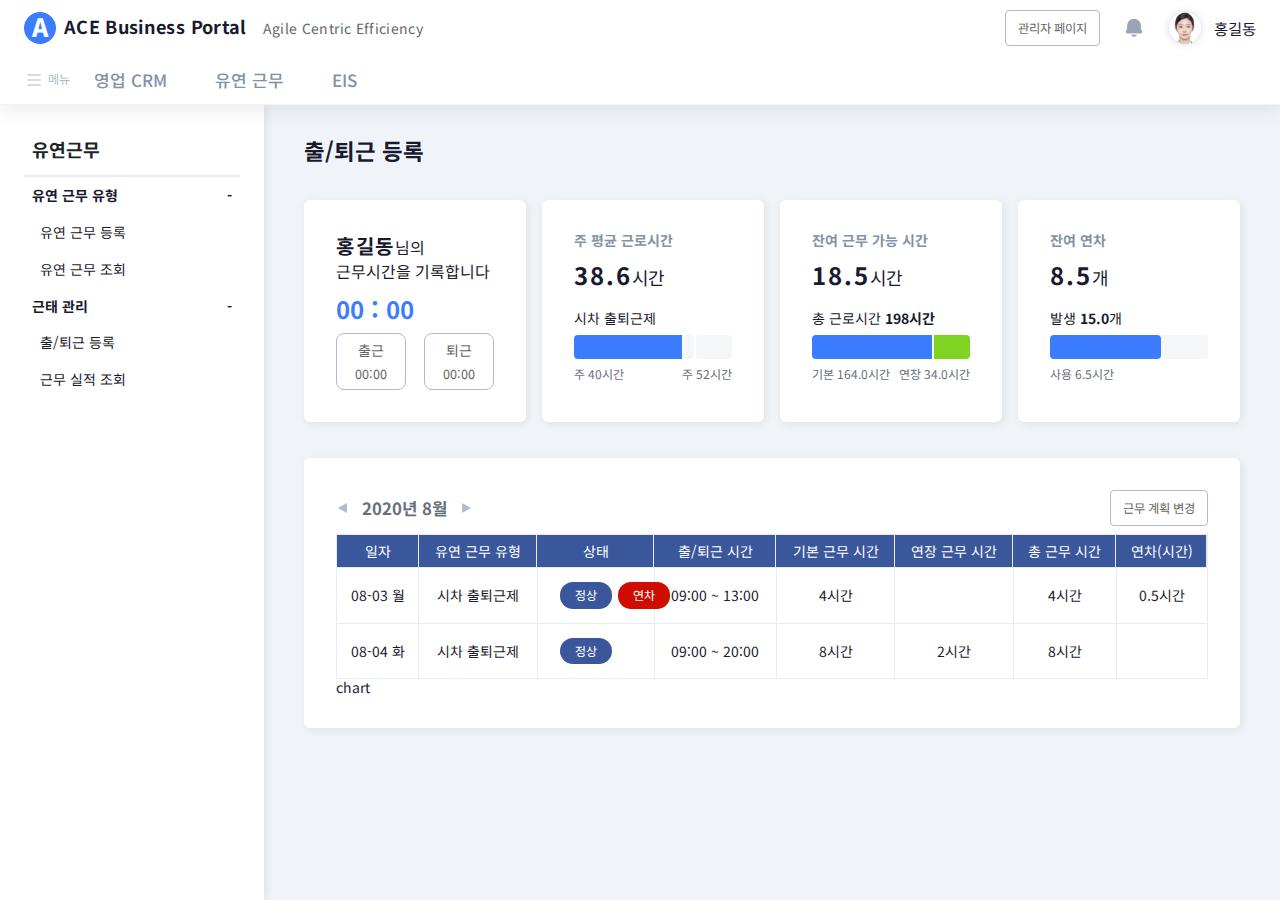
<file: agile/attendance.html>
<!DOCTYPE html>
<html lang="ko">

<head>
	<meta charset="UTF-8">
	<meta name="viewport" content="width=device-width, initial-scale=1.0">
	<link rel="stylesheet" href="../css/style.css">
	<title>ACE Business Portal</title>
</head>

<body>
	<div class="wrap">
		<header class="header user-header">
			<div class="header-top">
				<a href="../crm/opportunities-form.html" class="no-mobile">
					<h1 class="logo logo-line">
						<p class="mark">
							<span>A</span>
						</p>
						<p>
							<span>ACE Business Portal</span>
							<span>Agile Centric Efficiency</span>
						</p>
					</h1>
				</a>
				<button type="button" class="button__back mobile">
					<span class="icon icon-prev-page"></span>
					<span class="blind">이전페이지</span>
				</button>
				<h2 class="section__title mobile">유연 근무 등록</h2>
				<ul class="util-menu no-mobile">
					<li class="util-menu__link">
						<button class="button">관리자 페이지</button>
					</li>
					<li class="util-menu__link">
						<button type="button" class="button__alert">
							<span class="icon icon-alert">
								<span class="blind">알림</span>
							</span>
						</button>
					</li>
					<li class="util-menu__link">
						<a href="../mypage.html">
							<div class="user-name">
								<div class="img-user">
									<img src="../images/sample1.jpeg" alt="">
								</div>
								<p>홍길동</p>
							</div>
						</a>
					</li>
				</ul>
			</div>
			<nav class="gnb">
				<button type="button" class="lnb-icon flex-box no-mobile">
					<div class="button__lnb">
						<span class="nav-bar"></span>
						<span class="nav-bar"></span>
						<span class="nav-bar"></span>
					</div>
					<span>메뉴</span>
				</button>
				<div class="nav-icon mobile">
					<button type="button" class="button__nav">
						<span class="nav-bar"></span>
						<span class="nav-bar"></span>
						<span class="nav-bar"></span>
					</button>
				</div>
				<div class="gnb-wrap">
					<div class="gnb-top mobile">
						<div class="user-name">
							<div class="img-user">
								<img src="../images/sample1.jpeg" alt="">
							</div>
							<div class="user-info-box">
								<p class="info__name">
									<span class="bold">홍길동</span> 님
								</p>
								<p class="info__dept">컨설팅본부</p>
								<p class="info__id">사원번호 <span class="bold">676324</span></p>
							</div>
						</div>
						<a href="my/myPage" class="link link-mypage flex-box">마이페이지</a>
					</div>
					<ul class="lst-gnb">
						<li class="lst-gnb__item">
							<span>영업 CRM</span>
							<div class="gnb-sub">
								<ul class="lst-gnb-sub">
									<li class="lst-sub__title">
										<p>영업 기회</p>
									</li>
									<li class="lst-sub__item">
										<a href="../crm/opportunities-form.html" class="lst-sub__link">
											<span>영업 기회 등록</span>
										</a>
									</li>
									<li class="lst-sub__item">
										<a href="../crm/opportunities.html" class="lst-sub__link">
											<span>영업 기회 현황</span>
										</a>
									</li>
								</ul>
							</div>
						</li>
						<li class="lst-gnb__item on">
							<span>유연 근무</span>
							<div class="gnb-sub">
								<ul class="lst-gnb-sub">
									<li class="lst-sub__title">
										<p>유연 근무 유형</p>
									</li>
									<li class="lst-lnb__item">
										<a href="../agile/agile-working-form.html" class="lst-sub__link">
											<span>유연 근무 등록</span>
										</a>
									</li>
									<li class="lst-sub__item">
										<a href="../agile/agile-working-list.html" class="lst-sub__link">
											<span>유연 근무 조회</span>
										</a>
									</li>
								</ul>
								<ul class="lst-gnb-sub">
									<li class="lst-sub__title">
										<p>근태 관리</p>
									</li>
									<li class="lst-sub__item on">
										<a href="../agile/attendance.html" class="lst-sub__link">
											<span>출/퇴근 등록</span>
										</a>
									</li>
									<li class="lst-sub__item">
										<a href="../agile/working-time.html" class="lst-sub__link">
											<span>근무 실적 조회</span>
										</a>
									</li>
								</ul>
							</div>
						</li>
						<li class="lst-gnb__item">
							<span>EIS</span>
							<div class="gnb-sub">
								<ul class="lst-gnb-sub">
									<li class="lst-sub__title">
										<p>재무 관리</p>
									</li>
									<li class="lst-sub__item">
										<a href="../eis/financial-analysis.html" class="lst-sub__link">
											<span>재무 분석</span>
										</a>
									</li>
									<li class="lst-sub__item">
										<a href="../eis/profit-and-loss.html" class="lst-sub__link">
											<span>손익 분석</span>
										</a>
									</li>
								</ul>
								<ul class="lst-gnb-sub">
									<li class="lst-sub__title">
										<p>CRM</p>
									</li>
									<li class="lst-sub__item">
										<a href="../eis/crm-opportunities.html" class="lst-sub__link">
											<span>영업 기회 분석</span>
										</a>
									</li>
									<li class="lst-sub__item">
										<a href="../eis/crm-activities.html" class="lst-sub__link">
											<span>영업 활동 분석</span>
										</a>
									</li>
								</ul>
							</div>
						</li>
					</ul>
					<div class="buttons mobile">
						<button class="button__admin">
							<span class="icon icon-module"></span>
							관리자 페이지
						</button>
						<button class="button__logout">
							<span class="icon icon-logout"></span>
							로그아웃
						</button>
					</div>
					<button class="button__close mobile">
						<span class="icon icon-close"></span>
					</button>
				</div>
			</nav>
		</header>
		<div class="lnb">
			<ul class="lst-lnb lst-lnb__eis">
				<li class="lst-lnb__item">
					<div>유연근무</div>
					<ul>
						<li class="lst-lnb__item show">
							<div>
								유연 근무 유형
								<span>-</span>
							</div>
							<ul>
								<li class="lst-lnb__item">
									<div>
										<a href="agile-working-form.html" class="lst-lnb__link">
											<span>유연 근무 등록</span>
										</a>
									</div>
								</li>
								<li class="lst-lnb__item">
									<div>
										<a href="agile-working-list.html" class="lst-lnb__link">
											<span>유연 근무 조회</span>
										</a>
									</div>
								</li>
							</ul>
						</li>
						<li class="lst-lnb__item show">
							<div>
								근태 관리
								<span>-</span>
							</div>
							<ul>
								<li class="lst-lnb__item">
									<div>
										<a href="attendance.html" class="lst-lnb__link">
											<span>출/퇴근 등록</span>
										</a>
									</div>
								</li>
								<li class="lst-lnb__item">
									<div>
										<a href="working-time.html" class="lst-lnb__link">
											<span>근무 실적 조회</span>
										</a>
									</div>
								</li>
							</ul>
						</li>
					</ul>
				</li>
			</ul>
		</div>

		<div class="container user-container">
			<section class="section__contents">
				<div class="inner-wrap">
					<div class="section-top">
						<h3 class="section__title">출/퇴근 등록</h3>
					</div>

					<div class="component-area-wrap lst-cards lst-cards__4colums info-attendance">
						<div class="component-area stamp-time">
							<div class="component-box time-recording-wrap">
								<p><span class="bold">홍길동</span>님의 <br />근무시간을 기록합니다</p>
								<div class="clock">
									<span class="clock__hour">00</span>
									<span class="clock__icon">:</span>
									<span class="clock__minutes">00</span>
								</div>
								<div class="buttons">
									<button type="button" class="button button__start">
										<span>
											<span class="icon__work"></span>
											출근
										</span>
										<span class="stamp-time">00:00</span>
									</button>
									<button type="button" class="button button__end">
										<span>
											<span class="icon__leave"></span>
											퇴근
										</span>
										<span class="stamp-time">00:00</span>
									</button>
								</div>
							</div>
						</div>
						<div class="component-area">
							<div class="component-box">
								<p class="component__title">주 평균 근로시간</p>
								<p class="status-time status-txt--large"><span class="bold">38.6</span>시간</p>
							</div>
							<p>시차 출퇴근제</p>
							<div class="progress-box-wrap progress__2bars">
								<div class="progress-box progress__bar1">
									<span class="progress__bar"></span>
									<span class="progress__bg"></span>
								</div>
								<div class="progress-box progress__bar2">
									<span class="progress__bar"></span>
									<span class="progress__bg"></span>
								</div>
							</div>
							<div class="component-box">
								<span>주 40시간</span>
								<span>주 52시간</span>
							</div>
						</div>
						<div class="component-area">
							<div class="component-box">
								<p class="component__title">잔여 근무 가능 시간</p>
								<p class="status-time status-txt--large"><span class="bold">18.5</span>시간</p>
							</div>
							<p>총 근로시간 <span class="bold">198시간</span></p>
							<div class="progress-box-wrap progress__2bars">
								<div class="progress-box progress__bar1">
									<span class="progress__bar"></span>
									<span class="progress__bg"></span>
								</div>
								<div class="progress-box progress__bar2">
									<span class="progress__bar"></span>
									<span class="progress__bg"></span>
								</div>
							</div>
							<div class="component-box">
								<span>기본 164.0시간</span>
								<span>연장 34.0시간</span>
							</div>
						</div>
						<div class="component-area">
							<div class="component-box">
								<p class="component__title">잔여 연차</p>
								<p class="status-time status-txt--large"><span class="bold">8.5</span>개</p>
							</div>
							<p>발생 <span class="bold">15.0</span>개</p>
							<div class="progress-box">
								<span class="progress__bar"></span>
								<span class="progress__bg"></span>
							</div>

							<div class="component-box">
								<span class="">사용 6.5시간</span>
							</div>
						</div>
					</div>

					<div class="component-area">
						<div class="component-box component-box-top">
							<div class="select-month">
								<button type="button" class="button__prev">
									<span class="icon icon-triangle"></span>
									<span class="blind">이전달</span>
								</button>
								<p>2020년 8월</p>
								<button type="button" class="button__next">
									<span class="icon icon-triangle"></span>
									<span class="blind">다음달</span>
								</button>
							</div>
							<div class="lst-working">
								<button type="button" class="button">근무 계획 변경</button>
								<ul>
									<li>
										<a href="overtime.html">연장 근무 신청</a>
									</li>
									<li>
										<a href="#">휴일 근무 신청</a>
									</li>
									<li>
										<a href="leave.html">휴가 신청</a>
									</li>
									<li>
										<a href="#">외근 신청</a>
									</li>
									<li>
										<a href="business-trip.html">출장 신청</a>
									</li>
								</ul>
							</div>
						</div>
						<div class="tab-area">
							<el-tabs v-model="activeName" @tab-click="handleClick">
								<el-tab-pane label="리스트" name="first">
									<div class="tab-cnt">
										<div class="table-wrap table--horizontal">
											<table class="table table__detail">
												<thead>
													<tr>
														<th>일자</th>
														<th>유연 근무 유형</th>
														<th>상태</th>
														<th>출/퇴근 시간</th>
														<th>기본 근무 시간</th>
														<th>연장 근무 시간</th>
														<th>총 근무 시간</th>
														<th>연차(시간)</th>
													</tr>
												</thead>
												<tbody>
													<tr class="row">
														<td>08-03 월</td>
														<td>시차 출퇴근제</td>
														<td>
															<ul class="lst-status lst-status-multiple opt1 opt2">
																<li class="opt1__txt opt__txt">정상</li>
																<li class="opt2__txt opt__txt">연차</li>
																<li class="opt3__txt opt__txt">반차</li>
																<li class="opt4__txt opt__txt">시간연차</li>
																<li class="opt5__txt opt__txt">출장</li>
																<li class="opt6__txt opt__txt">반반차</li>
															</ul>
														</td>
														<td>09:00 ~ 13:00</td>
														<td>4시간</td>
														<td></td>
														<td>4시간</td>
														<td>0.5시간</td>
													</tr>
													<tr class="row">
														<td>08-04 화</td>
														<td>시차 출퇴근제</td>
														<td>
															<ul class="lst-status lst-status-multiple opt1">
																<li class="opt1__txt opt__txt">정상</li>
																<li class="opt2__txt opt__txt">연차</li>
																<li class="opt3__txt opt__txt">반차</li>
																<li class="opt4__txt opt__txt">시간연차</li>
																<li class="opt5__txt opt__txt">출장</li>
																<li class="opt6__txt opt__txt">반반차</li>
															</ul>
														</td>
														<td>09:00 ~ 20:00</td>
														<td>8시간</td>
														<td>2시간</td>
														<td>8시간</td>
														<td></td>
													</tr>
												</tbody>
											</table>
										</div>
									</div>
								</el-tab-pane>
								<el-tab-pane label="달력" name="second">
									<div class="tab-cnt">
										<FullCalendar :options="calendarOptions1" class="calendar" />
									</div>
								</el-tab-pane>
								<el-tab-pane label="그래프" name="third">
									<div class="tab-cnt">
										chart
									</div>
								</el-tab-pane>
							</el-tabs>
						</div>
					</div>
				</div>
			</section>
		</div>

	</div>

	<script>

	</script>
</body>

</html>
</file>
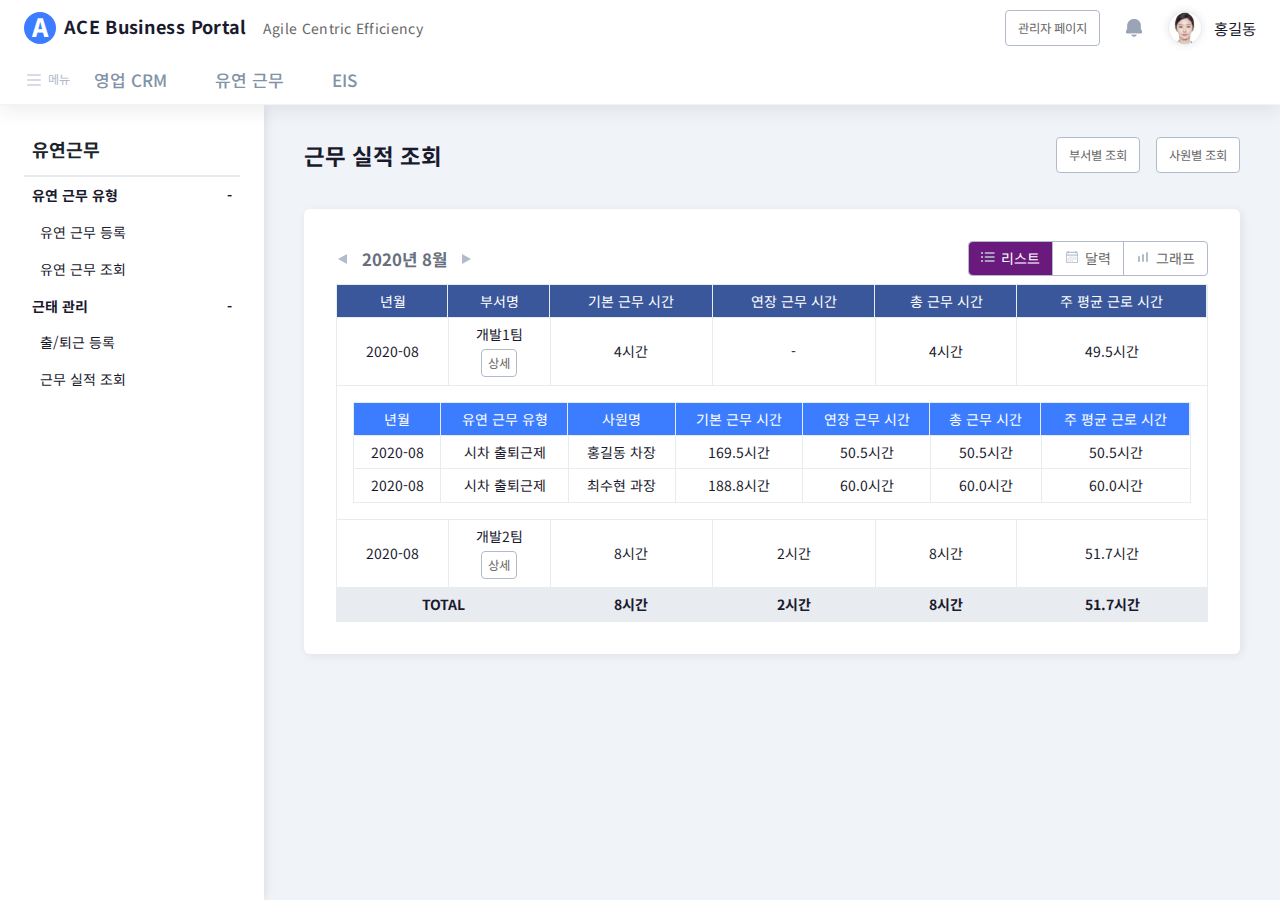
<file: agile/working-time.html>
<!DOCTYPE html>
<html lang="ko">

<head>
	<meta charset="UTF-8">
	<meta name="viewport" content="width=device-width, initial-scale=1.0">
	<link rel="stylesheet" href="../css/style.css">
	<title>ACE Business Portal</title>
</head>

<body>
	<div class="wrap">
		<header class="header user-header">
			<div class="header-top">
				<a href="../crm/opportunities-form.html" class="no-mobile">
					<h1 class="logo logo-line">
						<p class="mark">
							<span>A</span>
						</p>
						<p>
							<span>ACE Business Portal</span>
							<span>Agile Centric Efficiency</span>
						</p>
					</h1>
				</a>
				<button type="button" class="button__back mobile">
					<span class="icon icon-prev-page"></span>
					<span class="blind">이전페이지</span>
				</button>
				<h2 class="section__title mobile">유연 근무 등록</h2>
				<ul class="util-menu no-mobile">
					<li class="util-menu__link">
						<button class="button">관리자 페이지</button>
					</li>
					<li class="util-menu__link">
						<button type="button" class="button__alert">
							<span class="icon icon-alert">
								<span class="blind">알림</span>
							</span>
						</button>
					</li>
					<li class="util-menu__link">
						<a href="../mypage.html">
							<div class="user-name">
								<div class="img-user">
									<img src="../images/sample1.jpeg" alt="">
								</div>
								<p>홍길동</p>
							</div>
						</a>
					</li>
				</ul>
			</div>
			<nav class="gnb">
				<button type="button" class="lnb-icon flex-box no-mobile">
					<div class="button__lnb">
						<span class="nav-bar"></span>
						<span class="nav-bar"></span>
						<span class="nav-bar"></span>
					</div>
					<span>메뉴</span>
				</button>
				<div class="nav-icon mobile">
					<button type="button" class="button__nav">
						<span class="nav-bar"></span>
						<span class="nav-bar"></span>
						<span class="nav-bar"></span>
					</button>
				</div>
				<div class="gnb-wrap">
					<div class="gnb-top mobile">
						<div class="user-name">
							<div class="img-user">
								<img src="../images/sample1.jpeg" alt="">
							</div>
							<div class="user-info-box">
								<p class="info__name">
									<span class="bold">홍길동</span> 님
								</p>
								<p class="info__dept">컨설팅본부</p>
								<p class="info__id">사원번호 <span class="bold">676324</span></p>
							</div>
						</div>
						<a href="my/myPage" class="link link-mypage flex-box">마이페이지</a>
					</div>
					<ul class="lst-gnb">
						<li class="lst-gnb__item">
							<span>영업 CRM</span>
							<div class="gnb-sub">
								<ul class="lst-gnb-sub">
									<li class="lst-sub__title">
										<p>영업 기회</p>
									</li>
									<li class="lst-sub__item">
										<a href="../crm/opportunities-form.html" class="lst-sub__link">
											<span>영업 기회 등록</span>
										</a>
									</li>
									<li class="lst-sub__item">
										<a href="../crm/opportunities.html" class="lst-sub__link">
											<span>영업 기회 현황</span>
										</a>
									</li>
								</ul>
							</div>
						</li>
						<li class="lst-gnb__item on">
							<span>유연 근무</span>
							<div class="gnb-sub">
								<ul class="lst-gnb-sub">
									<li class="lst-sub__title">
										<p>유연 근무 유형</p>
									</li>
									<li class="lst-lnb__item">
										<a href="../agile/agile-working-form.html" class="lst-sub__link">
											<span>유연 근무 등록</span>
										</a>
									</li>
									<li class="lst-sub__item">
										<a href="../agile/agile-working-list.html" class="lst-sub__link">
											<span>유연 근무 조회</span>
										</a>
									</li>
								</ul>
								<ul class="lst-gnb-sub">
									<li class="lst-sub__title">
										<p>근태 관리</p>
									</li>
									<li class="lst-sub__item">
										<a href="../agile/attendance.html" class="lst-sub__link">
											<span>출/퇴근 등록</span>
										</a>
									</li>
									<li class="lst-sub__item on">
										<a href="../agile/working-time.html" class="lst-sub__link">
											<span>근무 실적 조회</span>
										</a>
									</li>
								</ul>
							</div>
						</li>
						<li class="lst-gnb__item">
							<span>EIS</span>
							<div class="gnb-sub">
								<ul class="lst-gnb-sub">
									<li class="lst-sub__title">
										<p>재무 관리</p>
									</li>
									<li class="lst-sub__item">
										<a href="../eis/financial-analysis.html" class="lst-sub__link">
											<span>재무 분석</span>
										</a>
									</li>
									<li class="lst-sub__item">
										<a href="../eis/profit-and-loss.html" class="lst-sub__link">
											<span>손익 분석</span>
										</a>
									</li>
								</ul>
								<ul class="lst-gnb-sub">
									<li class="lst-sub__title">
										<p>CRM</p>
									</li>
									<li class="lst-sub__item">
										<a href="../eis/crm-opportunities.html" class="lst-sub__link">
											<span>영업 기회 분석</span>
										</a>
									</li>
									<li class="lst-sub__item">
										<a href="../eis/crm-activities.html" class="lst-sub__link">
											<span>영업 활동 분석</span>
										</a>
									</li>
								</ul>
							</div>
						</li>
					</ul>
					<div class="buttons mobile">
						<button class="button__admin">
							<span class="icon icon-module"></span>
							관리자 페이지
						</button>
						<button class="button__logout">
							<span class="icon icon-logout"></span>
							로그아웃
						</button>
					</div>
					<button class="button__close mobile">
						<span class="icon icon-close"></span>
					</button>
				</div>
			</nav>
		</header>
		<div class="lnb">
			<ul class="lst-lnb lst-lnb__eis">
				<li class="lst-lnb__item">
					<div>유연근무</div>
					<ul>
						<li class="lst-lnb__item show">
							<div>
								유연 근무 유형
								<span>-</span>
							</div>
							<ul>
								<li class="lst-lnb__item">
									<div>
										<a href="agile-working-form.html" class="lst-lnb__link">
											<span>유연 근무 등록</span>
										</a>
									</div>
								</li>
								<li class="lst-lnb__item">
									<div>
										<a href="agile-working-list.html" class="lst-lnb__link">
											<span>유연 근무 조회</span>
										</a>
									</div>
								</li>
							</ul>
						</li>
						<li class="lst-lnb__item show">
							<div>
								근태 관리
								<span>-</span>
							</div>
							<ul>
								<li class="lst-lnb__item">
									<div>
										<a href="attendance.html" class="lst-lnb__link">
											<span>출/퇴근 등록</span>
										</a>
									</div>
								</li>
								<li class="lst-lnb__item">
									<div>
										<a href="working-time.html" class="lst-lnb__link">
											<span>근무 실적 조회</span>
										</a>
									</div>
								</li>
							</ul>
						</li>
					</ul>
				</li>
			</ul>
		</div>

		<div class="container user-container">
			<section class="section__contents">
				<div class="inner-wrap">
					<div class="section-top">
						<h3 class="section__title">근무 실적 조회</h3>
						<div class="buttons">
							<button type="button" class="button button__dept">부서별 조회</button>
							<button type="button" class="button button__member">사원별 조회</button>
						</div>
					</div>

					<div class="component-area">
						<div class="component-box component-box-top">
							<div class="select-month">
								<button type="button" class="button__prev">
									<span class="icon icon-triangle"></span>
									<span class="blind">이전달</span>
								</button>
								<p>2020년 8월</p>
								<button type="button" class="button__next">
									<span class="icon icon-triangle"></span>
									<span class="blind">다음달</span>
								</button>
							</div>
							<ul class="lst-tab">
								<li class="lst-tab__item on">
									<a href="#" class="lst-tab__link">
										<span class="icon icon-list"></span>
										리스트
									</a>
								</li>
								<li class="lst-tab__item">
									<a href="#" class="lst-tab__link">
										<span class="icon icon-calendar"></span>
										달력
									</a>
								</li>
								<li class="lst-tab__item">
									<a href="#" class="lst-tab__link">
										<span class="icon icon-chart"></span>
										그래프
									</a>
								</li>
							</ul>
						</div>
						<div class="tab-cnt-wrap">
							<div class="tab-cnt show">
								<div class="component-box tab-cnt-wrap">
									<div class="tab-cnt show">
										<div class="table-wrap">
											<table class="table">
												<thead>
													<tr>
														<th>년월</th>
														<th>부서명</th>
														<th>기본 근무 시간</th>
														<th>연장 근무 시간</th>
														<th>총 근무 시간</th>
														<th>주 평균 근로 시간</th>
													</tr>
												</thead>
												<tbody>
													<tr class="row">
														<td>2020-08</td>
														<td>
															개발1팀
															<button type="button" class="button button--small">
																상세
															</button>
														</td>
														<td>4시간</td>
														<td>-</td>
														<td>4시간</td>
														<td>49.5시간</td>
													</tr>
													<tr class="row__sub show">
														<td colspan="6">
															<div class="table-sub-wrap">
																<table class="table table__detail">
																	<thead>
																		<tr>
																			<th>년월</th>
																			<th>유연 근무 유형</th>
																			<th>사원명</th>
																			<th>기본 근무 시간</th>
																			<th>연장 근무 시간</th>
																			<th>총 근무 시간</th>
																			<th>주 평균 근로 시간</th>
																		</tr>
																	</thead>
																	<tbody>
																		<tr class="row">
																			<td>2020-08</td>
																			<td>시차 출퇴근제</td>
																			<td>홍길동 차장</td>
																			<td>169.5시간</td>
																			<td>50.5시간</td>
																			<td>50.5시간</td>
																			<td>50.5시간</td>
																		</tr>
																		<tr class="row">
																			<td>2020-08</td>
																			<td>시차 출퇴근제</td>
																			<td>최수현 과장</td>
																			<td>188.8시간</td>
																			<td>60.0시간</td>
																			<td>60.0시간</td>
																			<td>60.0시간</td>
																		</tr>
																	</tbody>
																</table>
															</div>
														</td>
													</tr>
													<tr class="row">
														<td>2020-08</td>
														<td>
															개발2팀
															<button type="button" class="button button--small">
																상세
															</button>
														</td>
														<td>8시간</td>
														<td>2시간</td>
														<td>8시간</td>
														<td>51.7시간</td>
													</tr>
													<tr class="row__sub">
														<td colspan="6">
															<div class="table-sub-wrap">
																<table class="table table__detail">
																	<thead>
																		<tr>
																			<th>년월</th>
																			<th>유연 근무 유형</th>
																			<th>사원명</th>
																			<th>기본 근무 시간</th>
																			<th>연장 근무 시간</th>
																			<th>총 근무 시간</th>
																			<th>주 평균 근로 시간</th>
																		</tr>
																	</thead>
																	<tbody>
																		<tr class="row">
																			<td>2020-08</td>
																			<td>시차 출퇴근제</td>
																			<td>홍길동 차장</td>
																			<td>169.5시간</td>
																			<td>50.5시간</td>
																			<td>50.5시간</td>
																			<td>50.5시간</td>
																		</tr>
																		<tr class="row">
																			<td>2020-08</td>
																			<td>시차 출퇴근제</td>
																			<td>최수현 과장</td>
																			<td>188.8시간</td>
																			<td>60.0시간</td>
																			<td>60.0시간</td>
																			<td>60.0시간</td>
																		</tr>
																	</tbody>
																</table>
															</div>
														</td>
													</tr>
												</tbody>
												<tfoot>
													<tr>
														<td colspan="2">TOTAL</td>
														<td>8시간</td>
														<td>2시간</td>
														<td>8시간</td>
														<td>51.7시간</td>
													</tr>
												</tfoot>
											</table>
										</div>
									</div>
									<div class="tab-cnt">
										<div class="calendar-wrap">
											calendar
										</div>
									</div>
									<div class="tab-cnt">
										<div class="chart-wrap">
											chart
										</div>
									</div>
								</div>
							</div>
							<div class="tab-cnt">
								<div class="component-box">
									<ul class="lst-tab">
										<li class="lst-tab__item on">
											<button type="button" class="button">
												<span class="icon icon-list"></span>
												리스트
											</button>
										</li>
										<li class="lst-tab__item">
											<button type="button" class="button">
												<span class="icon icon-calendar"></span>
												달력
											</button>
										</li>
										<li class="lst-tab__item">
											<button type="button" class="button">
												<span class="icon icon-chart"></span>
												그래프
											</button>
										</li>
									</ul>
								</div>
								<div class="component-box tab-cnt-wrap">
									<div class="tab-cnt show">
										<div class="table-wrap">
											<table class="table table-hover">
												<thead>
													<tr>
														<th>년월</th>
														<th>사원명</th>
														<th>기본 근무 시간</th>
														<th>연장 근무 시간</th>
														<th>총 근무 시간</th>
														<th>주 평균 근로 시간</th>
													</tr>
												</thead>
												<tbody>
													<tr class="row">
														<td>2020-08</td>
														<td>김정환 차장
															<button type="button" class="button">상세보기</button>
														</td>
														<td>4시간</td>
														<td></td>
														<td>4시간</td>
														<td>49.5시간</td>
													</tr>
													<tr class="row">
														<td>2020-08</td>
														<td>최수현 과장
															<button type="button" class="button">상세보기</button>
														</td>
														<td>8시간</td>
														<td>2시간</td>
														<td>8시간</td>
														<td>51.7시간</td>
													</tr>
												</tbody>
												<tfoot>
													<tr>
														<th colspan="2">TOTAL</th>
														<td>8시간</td>
														<td>2시간</td>
														<td>8시간</td>
														<td>51.7시간</td>
													</tr>
												</tfoot>
											</table>
											<table class="table table-hover table__detail">
												<thead>
													<tr>
														<th>일자</th>
														<th>유연 근무 유형</th>
														<th>상태</th>
														<th>출/퇴근 시간</th>
														<th>기본 근무 시간</th>
														<th>연장 근무 시간</th>
														<th>총 근무 시간</th>
														<th>연차(시간)</th>
													</tr>
												</thead>
												<tbody>
													<tr class="row">
														<td>2020-08-03 월</td>
														<td>시차 출퇴근제</td>
														<td>
															<ul class="lst-status">
																<li class="lst-status__item show">정상</li>
																<li class="lst-status__item">연차</li>
																<li class="lst-status__item">출장</li>
																<li class="lst-status__item">시간연차</li>
																<li class="lst-status__item">반반차</li>
																<li class="lst-status__item show">반차</li>
															</ul>
														</td>
														<td>4시간</td>
														<td></td>
														<td>4시간</td>
														<td>0.5시간</td>
													</tr>
													<tr class="row">
														<td>2020-08</td>
														<td>시차 출퇴근제</td>
														<td>
															<ul class="lst-status">
																<li class="lst-status__item show">정상</li>
																<li class="lst-status__item">연차</li>
																<li class="lst-status__item">출장</li>
																<li class="lst-status__item">시간연차</li>
																<li class="lst-status__item">반반차</li>
																<li class="lst-status__item">반차</li>
															</ul>
														</td>
														<td>8시간</td>
														<td>2시간</td>
														<td>8시간</td>
														<td></td>
													</tr>
												</tbody>
											</table>
										</div>
									</div>
									<div class="tab-cnt">
										<div class="calendar-wrap">
											calendar
										</div>
									</div>
									<div class="tab-cnt">
										<div class="chart-wrap">
											chart
										</div>
									</div>
								</div>
							</div>
						</div>
					</div>
				</div>
			</section>
		</div>

	</div>

	<script>

	</script>
</body>

</html>
</file>
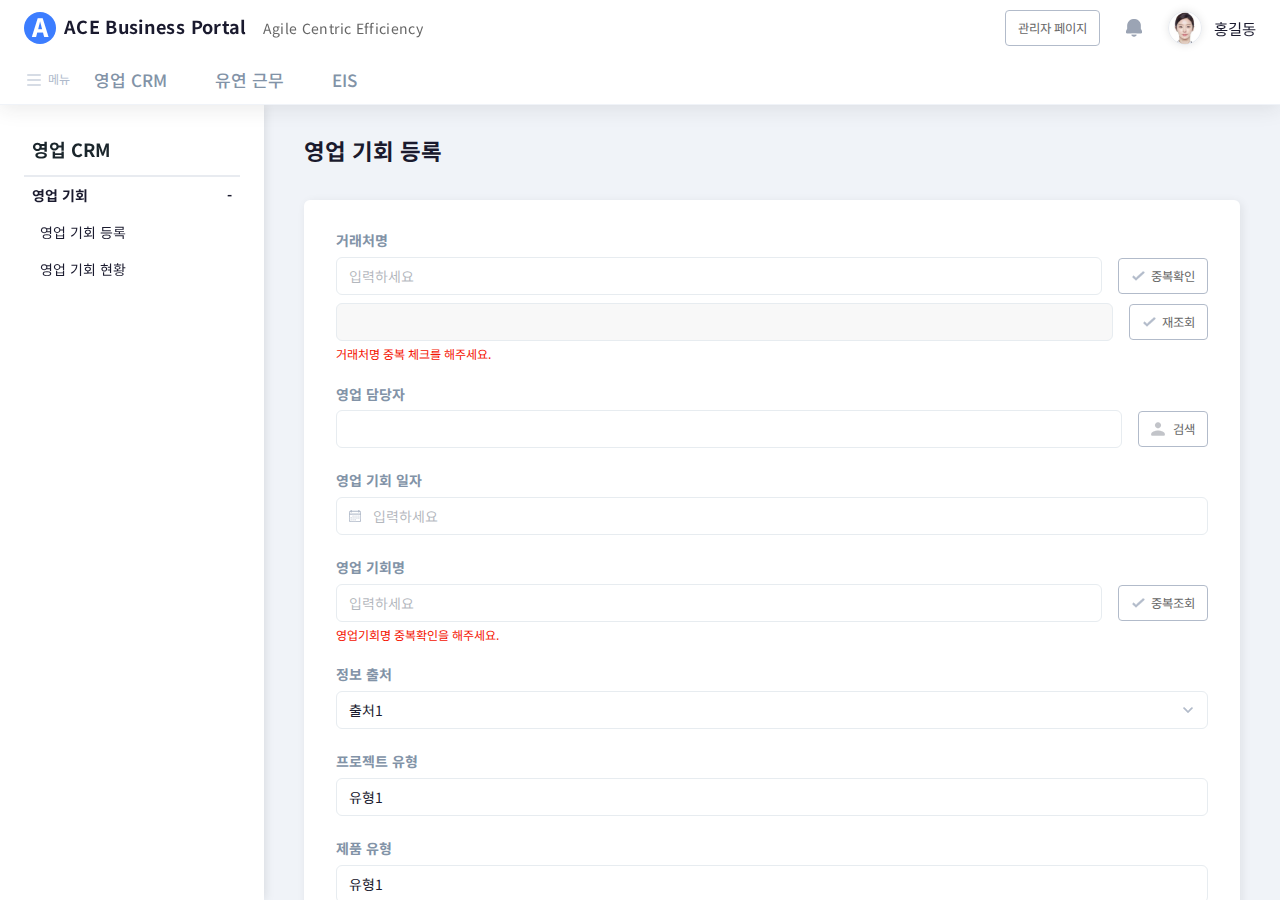
<file: crm/opportunities-form.html>
<!DOCTYPE html>
<html lang="ko">

<head>
	<meta charset="UTF-8">
	<meta name="viewport" content="width=device-width, initial-scale=1.0">
	<link rel="stylesheet" href="../css/style.css">
	<title>ACE Business Portal</title>
</head>

<body>
	<div class="wrap">
		<header class="header user-header">
			<div class="header-top">
				<a href="../crm/opportunities-form.html" class="no-mobile">
					<h1 class="logo logo-line">
						<p class="mark">
							<span>A</span>
						</p>
						<p>
							<span>ACE Business Portal</span>
							<span>Agile Centric Efficiency</span>
						</p>
					</h1>
				</a>
				<button type="button" class="button__back mobile">
					<span class="icon icon-prev-page"></span>
					<span class="blind">이전페이지</span>
				</button>
				<h2 class="section__title mobile">유연 근무 등록</h2>
				<ul class="util-menu no-mobile">
					<li class="util-menu__link">
						<button class="button">관리자 페이지</button>
					</li>
					<li class="util-menu__link">
						<button type="button" class="button__alert">
							<span class="icon icon-alert">
								<span class="blind">알림</span>
							</span>
						</button>
					</li>
					<li class="util-menu__link">
						<a href="../mypage.html">
							<div class="user-name">
								<div class="img-user">
									<img src="../images/sample1.jpeg" alt="">
								</div>
								<p>홍길동</p>
							</div>
						</a>
					</li>
				</ul>
			</div>
			<nav class="gnb">
				<button type="button" class="lnb-icon flex-box no-mobile">
					<div class="button__lnb">
						<span class="nav-bar"></span>
						<span class="nav-bar"></span>
						<span class="nav-bar"></span>
					</div>
					<span>메뉴</span>
				</button>
				<div class="nav-icon mobile">
					<button type="button" class="button__nav">
						<span class="nav-bar"></span>
						<span class="nav-bar"></span>
						<span class="nav-bar"></span>
					</button>
				</div>
				<div class="gnb-wrap">
					<div class="gnb-top mobile">
						<div class="user-name">
							<div class="img-user">
								<img src="../images/sample1.jpeg" alt="">
							</div>
							<div class="user-info-box">
								<p class="info__name">
									<span class="bold">홍길동</span> 님
								</p>
								<p class="info__dept">컨설팅본부</p>
								<p class="info__id">사원번호 <span class="bold">676324</span></p>
							</div>
						</div>
						<a href="my/myPage" class="link link-mypage flex-box">마이페이지</a>
					</div>
					<ul class="lst-gnb">
						<li class="lst-gnb__item on">
							<span>영업 CRM</span>
							<div class="gnb-sub">
								<ul class="lst-gnb-sub">
									<li class="lst-sub__title">
										<p>영업 기회</p>
									</li>
									<li class="lst-sub__item on">
										<a href="../crm/opportunities-form.html" class="lst-sub__link">
											<span>영업 기회 등록</span>
										</a>
									</li>
									<li class="lst-sub__item">
										<a href="../crm/opportunities.html" class="lst-sub__link">
											<span>영업 기회 현황</span>
										</a>
									</li>
								</ul>
							</div>
						</li>
						<li class="lst-gnb__item">
							<span>유연 근무</span>
							<div class="gnb-sub">
								<ul class="lst-gnb-sub">
									<li class="lst-sub__title">
										<p>유연 근무 유형</p>
									</li>
									<li class="lst-lnb__item on">
										<a href="../agile/agile-working-form.html" class="lst-sub__link">
											<span>유연 근무 등록</span>
										</a>
									</li>
									<li class="lst-sub__item">
										<a href="../agile/agile-working-list.html" class="lst-sub__link">
											<span>유연 근무 조회</span>
										</a>
									</li>
								</ul>
								<ul class="lst-gnb-sub">
									<li class="lst-sub__title">
										<p>근태 관리</p>
									</li>
									<li class="lst-sub__item">
										<a href="../agile/attendance.html" class="lst-sub__link">
											<span>출/퇴근 등록</span>
										</a>
									</li>
									<li class="lst-sub__item">
										<a href="../agile/working-time.html" class="lst-sub__link">
											<span>근무 실적 조회</span>
										</a>
									</li>
								</ul>
							</div>
						</li>
						<li class="lst-gnb__item">
							<span>EIS</span>
							<div class="gnb-sub">
								<ul class="lst-gnb-sub">
									<li class="lst-sub__title">
										<p>재무 관리</p>
									</li>
									<li class="lst-sub__item">
										<a href="../eis/financial-analysis.html" class="lst-sub__link">
											<span>재무 분석</span>
										</a>
									</li>
									<li class="lst-sub__item">
										<a href="../eis/profit-and-loss.html" class="lst-sub__link">
											<span>손익 분석</span>
										</a>
									</li>
								</ul>
								<ul class="lst-gnb-sub">
									<li class="lst-sub__title">
										<p>CRM</p>
									</li>
									<li class="lst-sub__item">
										<a href="../eis/crm-opportunities.html" class="lst-sub__link">
											<span>영업 기회 분석</span>
										</a>
									</li>
									<li class="lst-sub__item">
										<a href="../eis/crm-activities.html" class="lst-sub__link">
											<span>영업 활동 분석</span>
										</a>
									</li>
								</ul>
							</div>
						</li>
					</ul>
					<div class="buttons mobile">
						<button class="button__admin">
							<span class="icon icon-module"></span>
							관리자 페이지
						</button>
						<button class="button__logout">
							<span class="icon icon-logout"></span>
							로그아웃
						</button>
					</div>
					<button class="button__close mobile">
						<span class="icon icon-close"></span>
					</button>
				</div>
			</nav>
		</header>
		<div class="lnb">
			<ul class="lst-lnb lst-lnb__eis">
				<li class="lst-lnb__item">
					<div>영업 CRM</div>
					<ul>
						<li class="lst-lnb__item show">
							<div>
								영업 기회
								<span>-</span>
							</div>
							<ul>
								<li class="lst-lnb__item">
									<div>
										<a href="opportunities-form.html" class="lst-lnb__link">
											<span>영업 기회 등록</span>
										</a>
									</div>
								</li>
								<li class="lst-lnb__item">
									<div>
										<a href="opportunities.html" class="lst-lnb__link">
											<span>영업 기회 현황</span>
										</a>
									</div>
								</li>
							</ul>
						</li>
					</ul>
				</li>
			</ul>
		</div>

		<div class="container user-container">
			<section class="section__contents">
				<div class="inner-wrap">
					<div class="section-top">
						<h3 class="section__title">영업 기회 등록</h3>
					</div>
					<div class="component-area">
						<div class="component-box">
							<div class="component-box-top">
								<p class="component__title">거래처명</p>
							</div>
							<div class="component-box-cnt">
								<div class="input-box" v-if="!idDupleResult">
									<input class="input " type="text" placeholder="입력하세요" maxlength="150" ref="clientNm" />
									<button type="button" class="button">
										<span class="icon icon-check"></span>
										중복확인
									</button>
								</div>
								<div class="input-box" v-else>
									<input class="input" type="text" readonly />
									<button type="button" class="button">
										<span class="icon icon-check"></span>
										재조회
									</button>
								</div>
								<p class="msg-state">거래처명 중복 체크를 해주세요.</p>
							</div>
						</div>
						<div class="component-box">
							<div class="component-box-top">
								<p class="component__title">영업 담당자</p>
							</div>
							<div class="component-box-cnt">
								<div class="input-box">
									<input class="input" type="text" />
									<button type="button" class="button button__add">
										<span class="icon icon-user"></span>검색
									</button>
								</div>
							</div>
						</div>
						<div class="component-box">
							<div class="component-box-top">
								<p class="component__title">영업 기회 일자</p>
							</div>
							<div class="component-box-cnt">
								<div class="input-box input-box-icon">
									<input class="input input-icon" type="text" placeholder="입력하세요" />
									<span class="icon icon-calendar"></span>
								</div>
							</div>
						</div>
						<div class="component-box">
							<div class="component-box-top">
								<p class="component__title">영업 기회명</p>
							</div>
							<div class="component-box-cnt">
								<div class="input-box">
									<input class="input " type="text" placeholder="입력하세요" maxlength="150" />
									<button type="button" class="button">
										<span class="icon icon-check"></span>
										중복조회
									</button>
								</div>
								<p class="msg-state">영업기회명 중복확인을 해주세요.</p>
							</div>
						</div>
						<div class="component-box">
							<div class="component-box-top">
								<p class="component__title">정보 출처</p>
							</div>
							<div class="component-box-cnt">
								<div class="input-select input-box input-box-icon">
									<select name="" id="" class="selectbox">
										<option value="">출처1</option>
										<option value="">출처2</option>
									</select>
									<span class="icon icon-arrow"></span>
								</div>
							</div>
						</div>
						<div class="component-box">
							<div class="component-box-top">
								<p class="component__title">프로젝트 유형</p>
							</div>
							<div class="component-box-cnt">
								<div class="input-select input-box input-box-icon">
									<select name="" id="" class="selectbox">
										<option value="">유형1</option>
										<option value="">유형2</option>
									</select>
								</div>
							</div>
						</div>
						<div class="component-box">
							<div class="component-box-top">
								<p class="component__title">제품 유형</p>
							</div>
							<div class="component-box-cnt">
								<div class="input-select input-box input-box-icon">
									<select name="" id="" class="selectbox">
										<option value="">유형1</option>
										<option value="">유형2</option>
									</select>
								</div>
							</div>
						</div>
						<div class="component-box">
							<div class="component-box-top">
								<p class="component__title">지역</p>
							</div>
							<div class="component-box-cnt">
								<div class="input-select input-box input-box-icon">
									<select name="" id="" class="selectbox">
										<option value="">서울</option>
										<option value="">경기</option>
										<option value="">인천</option>
									</select>
								</div>
							</div>
						</div>
						<div class="component-box">
							<div class="component-box-top">
								<p class="component__title">경쟁업체</p>
							</div>
							<div class="component-box-cnt">
								<div class="input-box">
									<input class="input" type="text" placeholder="입력하세요">
								</div>
							</div>
						</div>
						<div class="component-box">
							<div class="component-box-top">
								<p class="component__title">성공 확률 (%)</p>
							</div>
							<div class="component-box-cnt">
								<div class="input-select input-box input-box-icon">
									<select name="" id="" class="selectbox">
										<option value="">0%</option>
										<option value="">50%</option>
										<option value="">100%</option>
									</select>
									<span class="icon icon-arrow"></span>
								</div>
							</div>
						</div>
						<div class="component-box">
							<div class="component-box-top">
								<p class="component__title">예상 매출월</p>
							</div>
							<div class="component-box-cnt">
								<div class="input-box input-box-icon">
									<input class="input input-icon" type="text" placeholder="입력하세요" />
									<span class="icon icon-calendar"></span>
								</div>
							</div>
						</div>
						<div class="component-box">
							<div class="component-box-top">
								<p class="component__title">예상매출액</p>
							</div>
							<div class="component-box-cnt">
								<div class="input-box">
									<input class="input" type="text" placeholder="입력하세요" />
								</div>
							</div>
						</div>
						<div class="component-box">
							<div class="component-box-top">
								<p class="component__title">등록일자</p>
							</div>
							<div class="input-box">
								<input class="input" type="text" v-model="authGroupVO.crtDtm" readonly />
							</div>
						</div>
						<div class="buttons-complete">
							<div class="buttons">
								<button type="submit" class="button button__save" @click="saveClient" v-if="!clientId">
									등록
								</button>
								<button type="submit" class="button button__save" @click="saveClient" v-else>
									수정
								</button>
								<button type="button" class="button button__cancel">취소</button>
								<button type="button" class="button button__back">이전페이지</button>
							</div>
						</div>
					</div>
					<div class="component-area">
						<h4 class="content__title">영업 활동 내역</h4>
						<div class="table-wrap">
							<table class="table">
								<thead>
									<tr>
										<th>No.</th>
										<th>방문 일자</th>
										<th>방문 시간</th>
										<th>영업 담당자</th>
										<th>영업 활동 방법</th>
										<th>영업 활동 목적</th>
										<th>세부 활동 내역</th>
										<th>동행자</th>
										<th>고객명</th>
									</tr>
								</thead>
								<tbody>
									<tr class="row">
										<td>1</td>
										<td>2021-01-04</td>
										<td>14:00</td>
										<td>최수현</td>
										<td>전화</td>
										<td>계약체결</td>
										<td>안내메일 발송</td>
										<td></td>
										<td>담당자명</td>
									</tr>
									<tr class="row">
										<td>2</td>
										<td>2021-01-04</td>
										<td>14:00</td>
										<td>최수현</td>
										<td>전화</td>
										<td>계약체결</td>
										<td>안내메일 발송</td>
										<td></td>
										<td>담당자명</td>
									</tr>
								</tbody>
							</table>
						</div>
					</div>
				</div>
			</section>
		</div>
	</div>

	<script>

	</script>
</body>

</html>
</file>
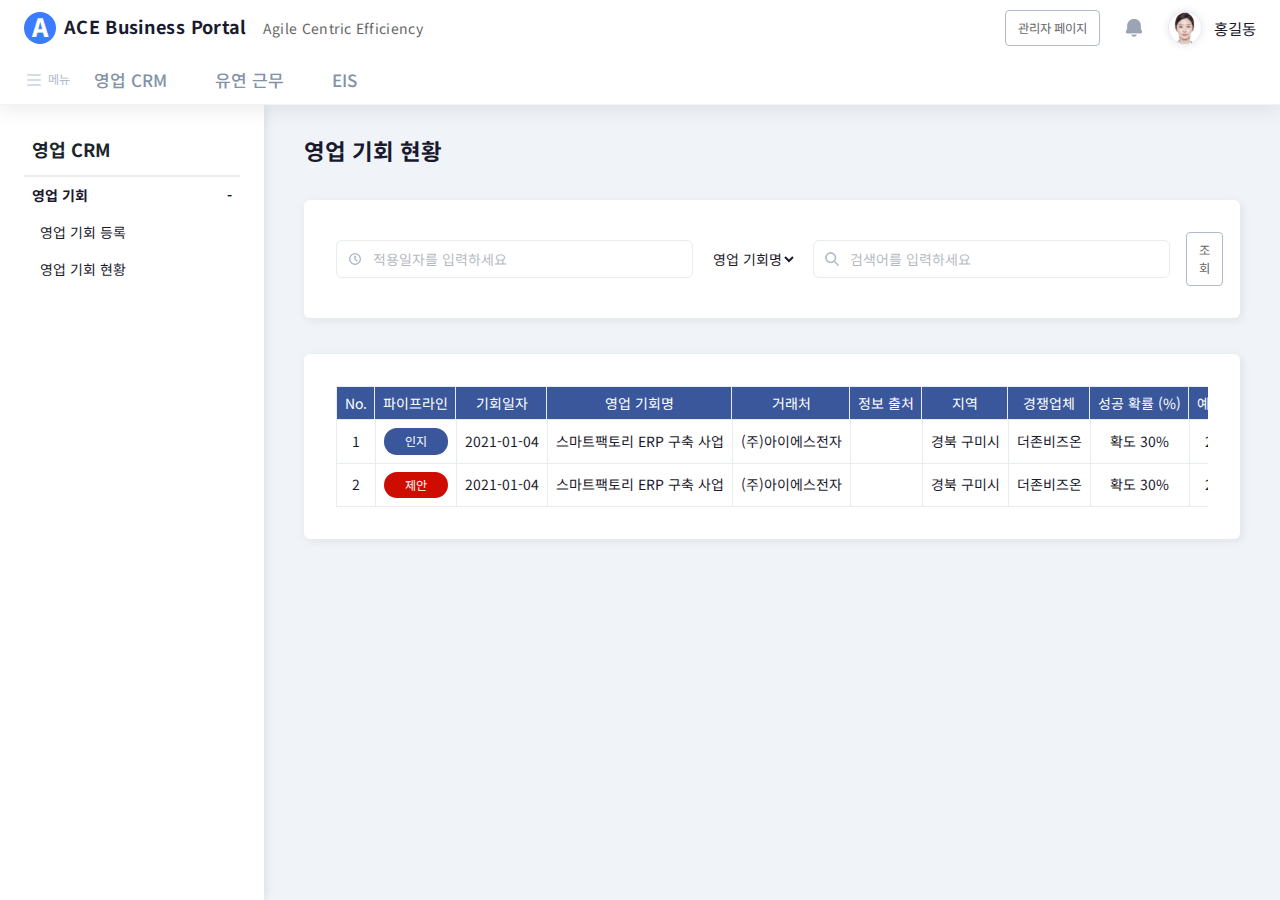
<file: crm/opportunities.html>
<!DOCTYPE html>
<html lang="ko">

<head>
	<meta charset="UTF-8">
	<meta name="viewport" content="width=device-width, initial-scale=1.0">
	<link rel="stylesheet" href="../css/style.css">
	<title>ACE Business Portal</title>
</head>

<body>
	<div class="wrap">
		<header class="header user-header">
			<div class="header-top">
				<a href="../crm/opportunities-form.html" class="no-mobile">
					<h1 class="logo logo-line">
						<p class="mark">
							<span>A</span>
						</p>
						<p>
							<span>ACE Business Portal</span>
							<span>Agile Centric Efficiency</span>
						</p>
					</h1>
				</a>
				<button type="button" class="button__back mobile">
					<span class="icon icon-prev-page"></span>
					<span class="blind">이전페이지</span>
				</button>
				<h2 class="section__title mobile">유연 근무 등록</h2>
				<ul class="util-menu no-mobile">
					<li class="util-menu__link">
						<button class="button">관리자 페이지</button>
					</li>
					<li class="util-menu__link">
						<button type="button" class="button__alert">
							<span class="icon icon-alert">
								<span class="blind">알림</span>
							</span>
						</button>
					</li>
					<li class="util-menu__link">
						<a href="../mypage.html">
							<div class="user-name">
								<div class="img-user">
									<img src="../images/sample1.jpeg" alt="">
								</div>
								<p>홍길동</p>
							</div>
						</a>
					</li>
				</ul>
			</div>
			<nav class="gnb">
				<button type="button" class="lnb-icon flex-box no-mobile">
					<div class="button__lnb">
						<span class="nav-bar"></span>
						<span class="nav-bar"></span>
						<span class="nav-bar"></span>
					</div>
					<span>메뉴</span>
				</button>
				<div class="nav-icon mobile">
					<button type="button" class="button__nav">
						<span class="nav-bar"></span>
						<span class="nav-bar"></span>
						<span class="nav-bar"></span>
					</button>
				</div>
				<div class="gnb-wrap">
					<div class="gnb-top mobile">
						<div class="user-name">
							<div class="img-user">
								<img src="../images/sample1.jpeg" alt="">
							</div>
							<div class="user-info-box">
								<p class="info__name">
									<span class="bold">홍길동</span> 님
								</p>
								<p class="info__dept">컨설팅본부</p>
								<p class="info__id">사원번호 <span class="bold">676324</span></p>
							</div>
						</div>
						<a href="my/myPage" class="link link-mypage flex-box">마이페이지</a>
					</div>
					<ul class="lst-gnb">
						<li class="lst-gnb__item on">
							<span>영업 CRM</span>
							<div class="gnb-sub">
								<ul class="lst-gnb-sub">
									<li class="lst-sub__title">
										<p>영업 기회</p>
									</li>
									<li class="lst-sub__item">
										<a href="../crm/opportunities-form.html" class="lst-sub__link">
											<span>영업 기회 등록</span>
										</a>
									</li>
									<li class="lst-sub__item on">
										<a href="../crm/opportunities.html" class="lst-sub__link">
											<span>영업 기회 현황</span>
										</a>
									</li>
								</ul>
							</div>
						</li>
						<li class="lst-gnb__item">
							<span>유연 근무</span>
							<div class="gnb-sub">
								<ul class="lst-gnb-sub">
									<li class="lst-sub__title">
										<p>유연 근무 유형</p>
									</li>
									<li class="lst-lnb__item on">
										<a href="../agile/agile-working-form.html" class="lst-sub__link">
											<span>유연 근무 등록</span>
										</a>
									</li>
									<li class="lst-sub__item">
										<a href="../agile/agile-working-list.html" class="lst-sub__link">
											<span>유연 근무 조회</span>
										</a>
									</li>
								</ul>
								<ul class="lst-gnb-sub">
									<li class="lst-sub__title">
										<p>근태 관리</p>
									</li>
									<li class="lst-sub__item">
										<a href="../agile/attendance.html" class="lst-sub__link">
											<span>출/퇴근 등록</span>
										</a>
									</li>
									<li class="lst-sub__item">
										<a href="../agile/working-time.html" class="lst-sub__link">
											<span>근무 실적 조회</span>
										</a>
									</li>
								</ul>
							</div>
						</li>
						<li class="lst-gnb__item">
							<span>EIS</span>
							<div class="gnb-sub">
								<ul class="lst-gnb-sub">
									<li class="lst-sub__title">
										<p>재무 관리</p>
									</li>
									<li class="lst-sub__item">
										<a href="../eis/financial-analysis.html" class="lst-sub__link">
											<span>재무 분석</span>
										</a>
									</li>
									<li class="lst-sub__item">
										<a href="../eis/profit-and-loss.html" class="lst-sub__link">
											<span>손익 분석</span>
										</a>
									</li>
								</ul>
								<ul class="lst-gnb-sub">
									<li class="lst-sub__title">
										<p>CRM</p>
									</li>
									<li class="lst-sub__item">
										<a href="../eis/crm-opportunities.html" class="lst-sub__link">
											<span>영업 기회 분석</span>
										</a>
									</li>
									<li class="lst-sub__item">
										<a href="../eis/crm-activities.html" class="lst-sub__link">
											<span>영업 활동 분석</span>
										</a>
									</li>
								</ul>
							</div>
						</li>
					</ul>
					<div class="buttons mobile">
						<button class="button__admin">
							<span class="icon icon-module"></span>
							관리자 페이지
						</button>
						<button class="button__logout">
							<span class="icon icon-logout"></span>
							로그아웃
						</button>
					</div>
					<button class="button__close mobile">
						<span class="icon icon-close"></span>
					</button>
				</div>
			</nav>
		</header>
		<div class="lnb">
			<ul class="lst-lnb lst-lnb__eis">
				<li class="lst-lnb__item">
					<div>영업 CRM</div>
					<ul>
						<li class="lst-lnb__item show">
							<div>
								영업 기회
								<span>-</span>
							</div>
							<ul>
								<li class="lst-lnb__item">
									<div>
										<a href="opportunities-form.html" class="lst-lnb__link">
											<span>영업 기회 등록</span>
										</a>
									</div>
								</li>
								<li class="lst-lnb__item">
									<div>
										<a href="opportunities.html" class="lst-lnb__link">
											<span>영업 기회 현황</span>
										</a>
									</div>
								</li>
							</ul>
						</li>
					</ul>
				</li>
			</ul>
		</div>

		<div class="container user-container">
			<section class="section__contents">
				<div class="inner-wrap">
					<div class="section-top">
						<h3 class="section__title">영업 기회 현황</h3>
					</div>
					<div class="component-area">
						<div class="component-box component__search">
							<form>
								<div class="input-box input-box-icon">
									<input class="input input-icon" type="text" placeholder="적용일자를 입력하세요" />
									<span class="icon icon-clock"></span>
								</div>
								<select name="" id="">
									<option value="">영업 기회명</option>
									<option value="">거래처</option>
									<option value="">영업 담당자</option>
								</select>
								<div class="input-box input-box-icon">
									<input class="input input-icon" type="text" placeholder="검색어를 입력하세요" />
									<span class="icon icon-search"></span>
								</div>
								<button class="button button__search">조회</button>
							</form>
						</div>
					</div>
					<div class="component-area">
						<div class="table-wrap table--horizontal no-mobile">
							<table class="table">
								<thead>
									<tr>
										<th>No.</th>
										<th>파이프라인</th>
										<th>기회일자</th>
										<th>영업 기회명</th>
										<th>거래처</th>
										<th>정보 출처</th>
										<th>지역</th>
										<th>경쟁업체</th>
										<th>성공 확률 (%)</th>
										<th>예상 매출월</th>
										<th>예상 매출액</th>
										<th>등록일자</th>
									</tr>
								</thead>
								<tbody>
									<tr class="row">
										<td>1</td>
										<td>
											<div class="lst-status opt1">
												<span class="opt1__txt opt__txt">인지</span>
												<span class="opt2__txt opt__txt">제안</span>
												<span class="opt3__txt opt__txt">견적</span>
												<span class="opt4__txt opt__txt">협상</span>
												<span class="opt5__txt opt__txt">계약</span>
												<span class="opt6__txt opt__txt">실패</span>
											</div>
										</td>
										<td>2021-01-04</td>
										<td>
											스마트팩토리 ERP 구축 사업
										</td>
										<td>(주)아이에스전자</td>
										<td></td>
										<td>경북 구미시</td>
										<td>더존비즈온</td>
										<td>확도 30%</td>
										<td>2021-05</td>
										<td>5,000만원</td>
										<td>2021-01-04</td>
									</tr>
									<tr class="row__sub">
										<td colspan="12">
											<div class="table-sub-wrap">
												<table class="table">
													<thead>
														<tr>
															<th>No.</th>
															<th>방문 일자</th>
															<th>방문 시간</th>
															<th>영업 담당자</th>
															<th>영업 활동 방법</th>
															<th>영업 활동 목적</th>
															<th>세부 활동 내역</th>
															<th>동행자</th>
															<th>고객명</th>
														</tr>
													</thead>
													<tbody>
														<tr class="row">
															<td>1</td>
															<td>2021-01-04</td>
															<td>14:00</td>
															<td>최수현</td>
															<td>전화</td>
															<td>계약체결</td>
															<td>안내메일 발송</td>
															<td></td>
															<td>담당자명</td>
														</tr>
														<tr class="row">
															<td>2</td>
															<td>2021-01-04</td>
															<td>14:00</td>
															<td>최수현</td>
															<td>전화</td>
															<td>계약체결</td>
															<td>안내메일 발송</td>
															<td></td>
															<td>담당자명</td>
														</tr>
													</tbody>
												</table>
											</div>
										</td>
									</tr>
									<tr class="row">
										<td>2</td>
										<td>
											<div class="lst-status opt2">
												<span class="opt1__txt opt__txt">인지</span>
												<span class="opt2__txt opt__txt">제안</span>
												<span class="opt3__txt opt__txt">견적</span>
												<span class="opt4__txt opt__txt">협상</span>
												<span class="opt5__txt opt__txt">계약</span>
												<span class="opt6__txt opt__txt">실패</span>
											</div>
										</td>
										<td>2021-01-04</td>
										<td>
											스마트팩토리 ERP 구축 사업
										</td>
										<td>(주)아이에스전자</td>
										<td></td>
										<td>경북 구미시</td>
										<td>더존비즈온</td>
										<td>확도 30%</td>
										<td>2021-05</td>
										<td>5,000만원</td>
										<td>2021-01-04</td>
									</tr>
								</tbody>
							</table>
						</div>
						<div class="lst-wrap mobile">
							<div class="lst-opportunities lst__item">
								<div class="lst-opportunities__item element bold">
									<p>담당자</p>
								</div>
								<div class="lst-opportunities__item element">
									<div class="lst-status opt2">
										<span class="opt1__txt opt__txt">인지</span>
										<span class="opt2__txt opt__txt">제안</span>
										<span class="opt3__txt opt__txt">견적</span>
										<span class="opt4__txt opt__txt">협상</span>
										<span class="opt5__txt opt__txt">계약</span>
										<span class="opt6__txt opt__txt">실패</span>
									</div>
								</div>
								<div class="lst-opportunities__item element">
									<p>거래처명</p>
								</div>
								<div class="lst-opportunities__item element">
									<p>제품유형</p>
								</div>
								<div class="lst-opportunities__item element">
									<p>부서</p>
								</div>
								<div class="lst-opportunities__item element">
									<p>성공확률</p>
								</div>
								<div class="lst-opportunities__item element">
									<p>영업기회명</p>
								</div>
								<div class="lst-opportunities__item element">
									<button type="button" class="button button--small">상세</button>
								</div>
							</div>
							<div class="lst-opportunities lst__item">
								<div class="lst-opportunities__item element bold">
									<p>최수현</p>
								</div>
								<div class="lst-opportunities__item element">
									<div class="lst-status opt1">
										<span class="opt1__txt opt__txt">인지</span>
										<span class="opt2__txt opt__txt">제안</span>
										<span class="opt3__txt opt__txt">견적</span>
										<span class="opt4__txt opt__txt">협상</span>
										<span class="opt5__txt opt__txt">계약</span>
										<span class="opt6__txt opt__txt">실패</span>
									</div>
								</div>
								<div class="lst-opportunities__item element">
									<p>(주)아이에스전자</p>
								</div>
								<div class="lst-opportunities__item element">
									<p>Genuine</p>
								</div>
								<div class="lst-opportunities__item element">
									<p>영업1팀</p>
								</div>
								<div class="lst-opportunities__item element">
									<p>확도: 100%</p>
								</div>
								<div class="lst-opportunities__item element">
									<p>스마트팩토리 ERP 구축 사업</p>
								</div>
								<div class="lst-opportunities__item element">
									<button type="button" class="button button--small">상세</button>
								</div>
							</div>
						</div>
					</div>
				</div>
			</section>
		</div>
	</div>

	<script>

	</script>
</body>

</html>
</file>
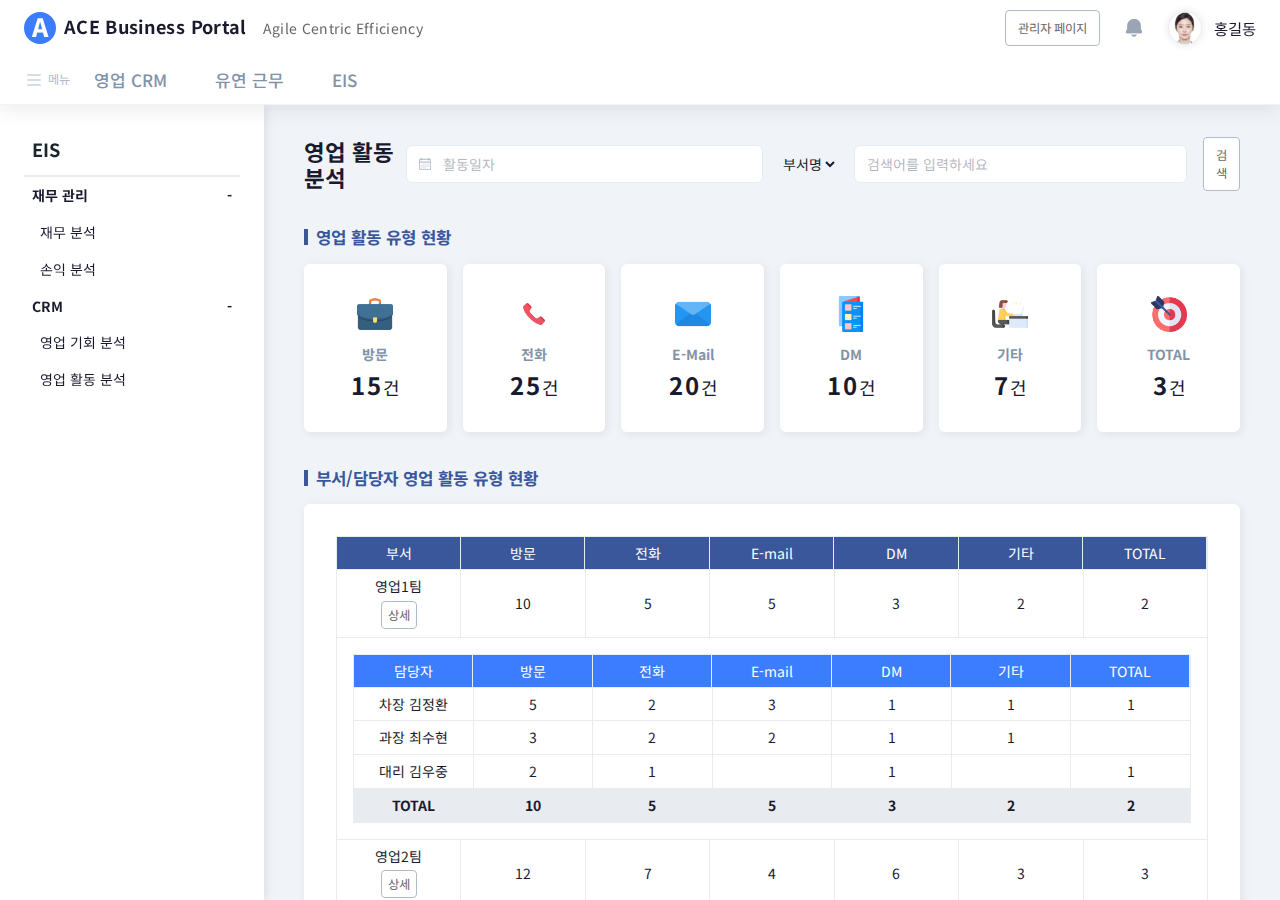
<file: eis/crm-activities.html>
<!DOCTYPE html>
<html lang="ko">

<head>
	<meta charset="UTF-8">
	<meta name="viewport" content="width=device-width, initial-scale=1.0">
	<link rel="stylesheet" href="../css/style.css">
	<title>ACE Business Portal</title>
</head>

<body>
	<div class="wrap">
		<header class="header user-header">
			<div class="header-top">
				<a href="../crm/opportunities-form.html" class="no-mobile">
					<h1 class="logo logo-line">
						<p class="mark">
							<span>A</span>
						</p>
						<p>
							<span>ACE Business Portal</span>
							<span>Agile Centric Efficiency</span>
						</p>
					</h1>
				</a>
				<button type="button" class="button__back mobile">
					<span class="icon icon-prev-page"></span>
					<span class="blind">이전페이지</span>
				</button>
				<h2 class="section__title mobile">유연 근무 등록</h2>
				<ul class="util-menu no-mobile">
					<li class="util-menu__link">
						<button class="button">관리자 페이지</button>
					</li>
					<li class="util-menu__link">
						<button type="button" class="button__alert">
							<span class="icon icon-alert">
								<span class="blind">알림</span>
							</span>
						</button>
					</li>
					<li class="util-menu__link">
						<a href="../mypage.html">
							<div class="user-name">
								<div class="img-user">
									<img src="../images/sample1.jpeg" alt="">
								</div>
								<p>홍길동</p>
							</div>
						</a>
					</li>
				</ul>
			</div>
			<nav class="gnb">
				<button type="button" class="lnb-icon flex-box no-mobile">
					<div class="button__lnb">
						<span class="nav-bar"></span>
						<span class="nav-bar"></span>
						<span class="nav-bar"></span>
					</div>
					<span>메뉴</span>
				</button>
				<div class="nav-icon mobile">
					<button type="button" class="button__nav">
						<span class="nav-bar"></span>
						<span class="nav-bar"></span>
						<span class="nav-bar"></span>
					</button>
				</div>
				<div class="gnb-wrap">
					<div class="gnb-top mobile">
						<div class="user-name">
							<div class="img-user">
								<img src="../images/sample1.jpeg" alt="">
							</div>
							<div class="user-info-box">
								<p class="info__name">
									<span class="bold">홍길동</span> 님
								</p>
								<p class="info__dept">컨설팅본부</p>
								<p class="info__id">사원번호 <span class="bold">676324</span></p>
							</div>
						</div>
						<a href="my/myPage" class="link link-mypage flex-box">마이페이지</a>
					</div>
					<ul class="lst-gnb">
						<li class="lst-gnb__item">
							<span>영업 CRM</span>
							<div class="gnb-sub">
								<ul class="lst-gnb-sub">
									<li class="lst-sub__title">
										<p>영업 기회</p>
									</li>
									<li class="lst-sub__item">
										<a href="../crm/opportunities-form.html" class="lst-sub__link">
											<span>영업 기회 등록</span>
										</a>
									</li>
									<li class="lst-sub__item">
										<a href="../crm/opportunities.html" class="lst-sub__link">
											<span>영업 기회 현황</span>
										</a>
									</li>
								</ul>
							</div>
						</li>
						<li class="lst-gnb__item">
							<span>유연 근무</span>
							<div class="gnb-sub">
								<ul class="lst-gnb-sub">
									<li class="lst-sub__title">
										<p>유연 근무 유형</p>
									</li>
									<li class="lst-lnb__item">
										<a href="../agile/agile-working-form.html" class="lst-sub__link">
											<span>유연 근무 등록</span>
										</a>
									</li>
									<li class="lst-sub__item">
										<a href="../agile/agile-working-list.html" class="lst-sub__link">
											<span>유연 근무 조회</span>
										</a>
									</li>
								</ul>
								<ul class="lst-gnb-sub">
									<li class="lst-sub__title">
										<p>근태 관리</p>
									</li>
									<li class="lst-sub__item">
										<a href="../agile/attendance.html" class="lst-sub__link">
											<span>출/퇴근 등록</span>
										</a>
									</li>
									<li class="lst-sub__item">
										<a href="../agile/working-time.html" class="lst-sub__link">
											<span>근무 실적 조회</span>
										</a>
									</li>
								</ul>
							</div>
						</li>
						<li class="lst-gnb__item on">
							<span>EIS</span>
							<div class="gnb-sub">
								<ul class="lst-gnb-sub">
									<li class="lst-sub__title">
										<p>재무 관리</p>
									</li>
									<li class="lst-sub__item">
										<a href="../eis/financial-analysis.html" class="lst-sub__link">
											<span>재무 분석</span>
										</a>
									</li>
									<li class="lst-sub__item">
										<a href="../eis/profit-and-loss.html" class="lst-sub__link">
											<span>손익 분석</span>
										</a>
									</li>
								</ul>
								<ul class="lst-gnb-sub">
									<li class="lst-sub__title">
										<p>CRM</p>
									</li>
									<li class="lst-sub__item">
										<a href="../eis/crm-opportunities.html" class="lst-sub__link">
											<span>영업 기회 분석</span>
										</a>
									</li>
									<li class="lst-sub__item on">
										<a href="../eis/crm-activities.html" class="lst-sub__link">
											<span>영업 활동 분석</span>
										</a>
									</li>
								</ul>
							</div>
						</li>
					</ul>
					<div class="buttons mobile">
						<button class="button__admin">
							<span class="icon icon-module"></span>
							관리자 페이지
						</button>
						<button class="button__logout">
							<span class="icon icon-logout"></span>
							로그아웃
						</button>
					</div>
					<button class="button__close mobile">
						<span class="icon icon-close"></span>
					</button>
				</div>
			</nav>
		</header>
		<div class="lnb">
			<ul class="lst-lnb lst-lnb__eis">
				<li class="lst-lnb__item">
					<div>EIS</div>
					<ul>
						<li class="lst-lnb__item show">
							<div>
								재무 관리
								<span>-</span>
							</div>
							<ul>
								<li class="lst-lnb__item">
									<div>
										<a href="financial-analysis.html" class="lst-lnb__link">
											<span>재무 분석</span>
										</a>
									</div>
								</li>
								<li class="lst-lnb__item">
									<div>
										<a href="profit-and-loss.html" class="lst-lnb__link">
											<span>손익 분석</span>
										</a>
									</div>
								</li>
							</ul>
						</li>
						<li class="lst-lnb__item show">
							<div>
								CRM
								<span>-</span>
							</div>
							<ul>
								<li class="lst-lnb__item">
									<div>
										<a href="crm-opportunities.html" class="lst-lnb__link">
											<span>영업 기회 분석</span>
										</a>
									</div>
								</li>
								<li class="lst-lnb__item">
									<div>
										<a href="crm-activities.html" class="lst-lnb__link">
											<span>영업 활동 분석</span>
										</a>
									</div>
								</li>
							</ul>
						</li>
					</ul>
				</li>
			</ul>
		</div>
		<div class="container user-container">
			<section class="section__contents">
				<div class="inner-wrap">
					<div class="section-top">
						<h3 class="section__title">영업 활동 분석</h3>
						<div class="input-box-wrap">
							<div class="input-box input-box-icon">
								<input class="input input-icon" type="text" placeholder="활동일자">
								<span class="icon icon-calendar"></span>
								<select name="" id="">
									<option value="" selected>부서명</option>
									<option value="">사원명</option>
								</select>
								<div class="input-box">
									<input type="text" class="input" placeholder="검색어를 입력하세요">
								</div>
								<button type="button" class="button button__search">검색</button>
							</div>
						</div>
					</div>

					<div class="component-area-wrap component__eis-1 component__a-1">
						<strong class="content__title">영업 활동 유형 현황</strong>
						<div class="lst-cards lst-cards__6colums">
							<div class="component-area">
								<div class="component-box">
									<div class="img-box icon-eis-pipeline">
										<img src="../images/eis-a-1.png" />
									</div>
									<div class="component-box-top">
										<p class="component__title">방문</p>
									</div>
									<p class="status-txt--large"><span class="bold">15</span>건</p>
								</div>
							</div>
							<div class="component-area">
								<div class="component-box">
									<div class="img-box icon-eis-pipeline">
										<img src="../images/eis-a-2.png" />
									</div>
									<div class="component-box-top">
										<p class="component__title">전화</p>
									</div>
									<p class="status-txt--large"><span class="bold">25</span>건</p>
								</div>
							</div>
							<div class="component-area">
								<div class="component-box">
									<div class="img-box icon-eis-pipeline">
										<img src="../images/eis-a-3.png" />
									</div>
									<div class="component-box-top">
										<p class="component__title">E-Mail</p>
									</div>
									<p class="status-txt--large"><span class="bold">20</span>건</p>
								</div>
							</div>
							<div class="component-area">
								<div class="component-box">
									<div class="img-box icon-eis-pipeline">
										<img src="../images/eis-a-4.png" />
									</div>
									<div class="component-box-top">
										<p class="component__title">DM</p>
									</div>
									<p class="status-txt--large"><span class="bold">10</span>건</p>
								</div>
							</div>
							<div class="component-area">
								<div class="component-box">
									<div class="img-box icon-eis-pipeline">
										<img src="../images/eis-a-5.png" />
									</div>
									<div class="component-box-top">
										<p class="component__title">기타</p>
									</div>
									<p class="status-txt--large"><span class="bold">7</span>건</p>
								</div>
							</div>
							<div class="component-area">
								<div class="component-box">
									<div class="img-box icon-eis-pipeline">
										<img src="../images/eis-a-6.png" />
									</div>
									<div class="component-box-top">
										<p class="component__title">TOTAL</p>
									</div>
									<p class="status-txt--large"><span class="bold">3</span>건</p>
								</div>
							</div>
						</div>
					</div>
					<div class="component__eis-2">
						<strong class="content__title">부서/담당자 영업 활동 유형 현황</strong>
						<div class="component-area">
							<div class="table-wrap">
								<table class="table" style="table-layout: fixed">
									<thead>
										<tr>
											<th>부서</th>
											<th>방문</th>
											<th>전화</th>
											<th>E-mail</th>
											<th>DM</th>
											<th>기타</th>
											<th>TOTAL</th>
										</tr>
									</thead>
									<tbody>
										<tr class="row">
											<td>
												영업1팀
												<button type="button" class="button button--small">상세</button>
											</td>
											<td>10</td>
											<td>5</td>
											<td>5</td>
											<td>3</td>
											<td>2</td>
											<td>2</td>
										</tr>
										<tr class="row__sub show">
											<td colspan="7">
												<div class="table-sub-wrap">
													<table class="table" style="table-layout: fixed">
														<thead>
															<tr>
																<th>담당자</th>
																<th>방문</th>
																<th>전화</th>
																<th>E-mail</th>
																<th>DM</th>
																<th>기타</th>
																<th>TOTAL</th>
															</tr>
														</thead>
														<tbody>
															<tr class="row">
																<td>차장 김정환</td>
																<td>5</td>
																<td>2</td>
																<td>3</td>
																<td>1</td>
																<td>1</td>
																<td>1</td>
															</tr>
															<tr class="row">
																<td>과장 최수현</td>
																<td>3</td>
																<td>2</td>
																<td>2</td>
																<td>1</td>
																<td>1</td>
																<td></td>
															</tr>
															<tr class="row">
																<td>대리 김우중</td>
																<td>2</td>
																<td>1</td>
																<td></td>
																<td>1</td>
																<td></td>
																<td>1</td>
															</tr>
														</tbody>
														<tfoot>
															<tr>
																<td>TOTAL</td>
																<td>10</td>
																<td>5</td>
																<td>5</td>
																<td>3</td>
																<td>2</td>
																<td>2</td>
															</tr>
														</tfoot>
													</table>
												</div>
											</td>
										</tr>
										<tr class="row">
											<td>
												영업2팀
												<button type="button" class="button button--small">상세</button>
											</td>
											<td>12</td>
											<td>7</td>
											<td>4</td>
											<td>6</td>
											<td>3</td>
											<td>3</td>
										</tr>
										<tr class="row__sub">
											<td colspan="7">
												<div class="table-sub-wrap">
													<table class="table" style="table-layout: fixed">
														<thead>
															<tr>
																<th>담당자</th>
																<th>방문</th>
																<th>전화</th>
																<th>E-mail</th>
																<th>DM</th>
																<th>기타</th>
																<th>TOTAL</th>
															</tr>
														</thead>
														<tbody>
															<tr class="row">
																<td>김정환 차장</td>
																<td>5</td>
																<td>2</td>
																<td>3</td>
																<td>1</td>
																<td>1</td>
																<td>1</td>
															</tr>
															<tr class="row">
																<td>최수현 과장</td>
																<td>3</td>
																<td>2</td>
																<td>2</td>
																<td>1</td>
																<td>1</td>
																<td></td>
															</tr>
															<tr class="row">
																<td>김우중 대리</td>
																<td>2</td>
																<td>1</td>
																<td></td>
																<td>1</td>
																<td></td>
																<td>1</td>
															</tr>
														</tbody>
														<tfoot>
															<tr>
																<td>TOTAL</td>
																<td>10</td>
																<td>5</td>
																<td>5</td>
																<td>3</td>
																<td>2</td>
																<td>2</td>
															</tr>
														</tfoot>
													</table>
												</div>
											</td>
										</tr>
										<tr class="row">
											<td>
												영업3팀
												<button type="button" class="button button--small">상세</button>
											</td>
											<td>8</td>
											<td>2</td>
											<td>6</td>
											<td>1</td>
											<td>1</td>
											<td>1</td>
										</tr>
										<tr class="row__sub">
											<td colspan="7">
												<div class="table-sub-wrap">
													<table class="table">
														<thead>
															<tr>
																<th>담당자</th>
																<th>방문</th>
																<th>전화</th>
																<th>E-mail</th>
																<th>DM</th>
																<th>기타</th>
																<th>TOTAL</th>
															</tr>
														</thead>
														<tbody>
															<tr class="row">
																<td>김정환 차장</td>
																<td>5</td>
																<td>2</td>
																<td>3</td>
																<td>1</td>
																<td>1</td>
																<td>1</td>
															</tr>
															<tr class="row">
																<td>최수현 과장</td>
																<td>3</td>
																<td>2</td>
																<td>2</td>
																<td>1</td>
																<td>1</td>
																<td></td>
															</tr>
															<tr class="row">
																<td>김우중 대리</td>
																<td>2</td>
																<td>1</td>
																<td></td>
																<td>1</td>
																<td></td>
																<td>1</td>
															</tr>
														</tbody>
														<tfoot>
															<tr>
																<td>TOTAL</td>
																<td>10</td>
																<td>5</td>
																<td>5</td>
																<td>3</td>
																<td>2</td>
																<td>2</td>
															</tr>
														</tfoot>
													</table>
												</div>
											</td>
										</tr>
									</tbody>
									<tfoot>
										<tr>
											<td>TOTAL</td>
											<td>30</td>
											<td>14</td>
											<td>15</td>
											<td>10</td>
											<td>6</td>
											<td>6</td>
										</tr>
									</tfoot>
								</table>
							</div>
						</div>
					</div>
					<div class="component__eis-3">
						<strong class="content__title">담당자별 영업 기회 현황</strong>
						<div class="component-area">
							<div class="table-wrap">
								<table class="table">
									<thead>
										<tr>
											<th>영업 기회 일자</th>
											<th>부서</th>
											<th>담당자</th>
											<th>파이프라인</th>
											<th>영업 활동 건수</th>
											<th>영업 기회명</th>
											<th>거래처</th>
										</tr>
									</thead>
									<tbody>
										<tr class="row">
											<td>2020-12-01 화</td>
											<td>영업1팀</td>
											<td>김정환 차장</td>
											<td>
												<div class="lst-status opt1">
													<span class="opt1__txt opt__txt">인지</span>
													<span class="opt2__txt opt__txt">제안</span>
													<span class="opt3__txt opt__txt">견적</span>
													<span class="opt4__txt opt__txt">협상</span>
													<span class="opt5__txt opt__txt">계약</span>
													<span class="opt6__txt opt__txt">실패</span>
												</div>
											</td>
											<td>
												<span class="bold">3</span>
												<button type="button" class="button button--small">상세</button>
											</td>
											<td>ERP 구축 (스마트팩토리)</td>
											<td>고운세상코스메틱</td>
										</tr>
										<tr class="row__sub show">
											<td colspan="7">
												<div class="table-sub-wrap">
													<table class="table">
														<thead>
															<tr>
																<th>방문일자</th>
																<th>방문시간</th>
																<th>영업 담당자</th>
																<th>영업 활동 방법</th>
																<th>영업 활동 목적</th>
																<th>동행자</th>
																<th>고객명</th>
															</tr>
														</thead>
														<tbody>
															<tr class="row">
																<td>2020-12-01 화</td>
																<td>10:00 ~ 12:00</td>
																<td>김정환 차장</td>
																<td>방문</td>
																<td>업무 협의</td>
																<td></td>
																<td>이선원 대리</td>
															</tr>
															<tr class="row">
																<td>2020-12-04 금</td>
																<td>14:00 ~ 15:00</td>
																<td>김정환 차장</td>
																<td>방문</td>
																<td>견적 제출</td>
																<td></td>
																<td>이선원 대리</td>
															</tr>
															<tr class="row">
																<td>2020-12-10 목</td>
																<td>09:00 ~ 11:00</td>
																<td>김정환 차장</td>
																<td>방문</td>
																<td>데모 시연</td>
																<td>남재곤 수석</td>
																<td>이선원 대리</td>
															</tr>
														</tbody>
													</table>
												</div>
											</td>
										</tr>
										<tr class="row">
											<td>2020-12-01 화</td>
											<td>영업2팀</td>
											<td>최수현 과장</td>
											<td>
												<div class="lst-status opt3">
													<span class="opt1__txt opt__txt">인지</span>
													<span class="opt2__txt opt__txt">제안</span>
													<span class="opt3__txt opt__txt">견적</span>
													<span class="opt4__txt opt__txt">협상</span>
													<span class="opt5__txt opt__txt">계약</span>
													<span class="opt6__txt opt__txt">실패</span>
												</div>
											</td>
											<td></td>
											<td></td>
											<td></td>
										</tr>
										<tr class="row__sub">
											<td colspan="7">
												<div class="table-sub-wrap">
													<table class="table">
														<thead>
															<tr>
																<th>방문일자</th>
																<th>방문시간</th>
																<th>영업 담당자</th>
																<th>영업 활동 방법</th>
																<th>영업 활동 목적</th>
																<th>동행자</th>
																<th>고객명</th>
															</tr>
														</thead>
														<tbody>
															<tr class="row">
																<td>2020-12-01 화</td>
																<td>10:00 ~ 12:00</td>
																<td>김정환 차장</td>
																<td>방문</td>
																<td>업무 협의</td>
																<td></td>
																<td>이선원 대리</td>
															</tr>
															<tr class="row">
																<td>2020-12-04 금</td>
																<td>14:00 ~ 15:00</td>
																<td>김정환 차장</td>
																<td>방문</td>
																<td>견적 제출</td>
																<td></td>
																<td>이선원 대리</td>
															</tr>
															<tr class="row">
																<td>2020-12-10 목</td>
																<td>09:00 ~ 11:00</td>
																<td>김정환 차장</td>
																<td>방문</td>
																<td>데모 시연</td>
																<td>남재곤 수석</td>
																<td>이선원 대리</td>
															</tr>
														</tbody>
													</table>
												</div>
											</td>
										</tr>
										<tr class="row">
											<td>2020-12-01 화</td>
											<td>영업3팀</td>
											<td>김우중 대리</td>
											<td>
												<div class="lst-status opt4">
													<span class="opt1__txt opt__txt">인지</span>
													<span class="opt2__txt opt__txt">제안</span>
													<span class="opt3__txt opt__txt">견적</span>
													<span class="opt4__txt opt__txt">협상</span>
													<span class="opt5__txt opt__txt">계약</span>
													<span class="opt6__txt opt__txt">실패</span>
												</div>
											</td>
											<td>
												<span class="bold">1</span>
												<button type="button" class="button button--small">상세</button>
											</td>
											<td></td>
											<td></td>
										</tr>
										<tr class="row__sub">
											<td colspan="7">
												<div class="table-sub-wrap">
													<table class="table">
														<thead>
															<tr>
																<th>방문일자</th>
																<th>방문시간</th>
																<th>영업 담당자</th>
																<th>영업 활동 방법</th>
																<th>영업 활동 목적</th>
																<th>동행자</th>
																<th>고객명</th>
															</tr>
														</thead>
														<tbody>
															<tr class="row">
																<td>2020-12-01 화</td>
																<td>10:00 ~ 12:00</td>
																<td>김정환 차장</td>
																<td>방문</td>
																<td>업무 협의</td>
																<td></td>
																<td>이선원 대리</td>
															</tr>
															<tr class="row">
																<td>2020-12-04 금</td>
																<td>14:00 ~ 15:00</td>
																<td>김정환 차장</td>
																<td>방문</td>
																<td>견적 제출</td>
																<td></td>
																<td>이선원 대리</td>
															</tr>
															<tr class="row">
																<td>2020-12-10 목</td>
																<td>09:00 ~ 11:00</td>
																<td>김정환 차장</td>
																<td>방문</td>
																<td>데모 시연</td>
																<td>남재곤 수석</td>
																<td>이선원 대리</td>
															</tr>
														</tbody>
													</table>
												</div>
											</td>
										</tr>
									</tbody>
								</table>
							</div>
						</div>
					</div>
				</div>
			</section>
		</div>
	</div>

	<script>

	</script>
</body>

</html>
</file>
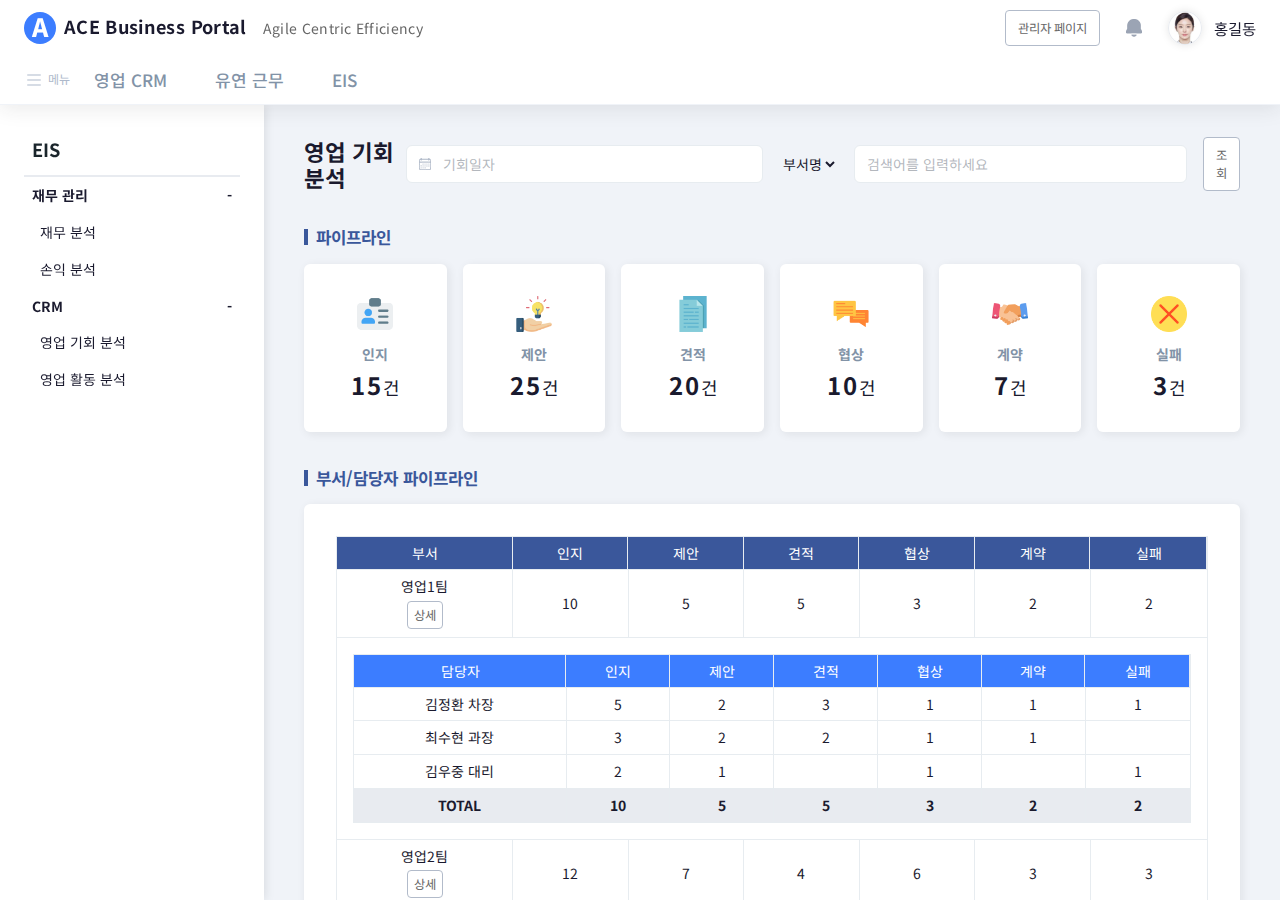
<file: eis/crm-opportunities.html>
<!DOCTYPE html>
<html lang="ko">

<head>
	<meta charset="UTF-8">
	<meta name="viewport" content="width=device-width, initial-scale=1.0">
	<link rel="stylesheet" href="../css/style.css">
	<title>ACE Business Portal</title>
</head>

<body>
	<div class="wrap">
		<header class="header user-header">
			<div class="header-top">
				<a href="../crm/opportunities-form.html" class="no-mobile">
					<h1 class="logo logo-line">
						<p class="mark">
							<span>A</span>
						</p>
						<p>
							<span>ACE Business Portal</span>
							<span>Agile Centric Efficiency</span>
						</p>
					</h1>
				</a>
				<button type="button" class="button__back mobile">
					<span class="icon icon-prev-page"></span>
					<span class="blind">이전페이지</span>
				</button>
				<h2 class="section__title mobile">유연 근무 등록</h2>
				<ul class="util-menu no-mobile">
					<li class="util-menu__link">
						<button class="button">관리자 페이지</button>
					</li>
					<li class="util-menu__link">
						<button type="button" class="button__alert">
							<span class="icon icon-alert">
								<span class="blind">알림</span>
							</span>
						</button>
					</li>
					<li class="util-menu__link">
						<a href="../mypage.html">
							<div class="user-name">
								<div class="img-user">
									<img src="../images/sample1.jpeg" alt="">
								</div>
								<p>홍길동</p>
							</div>
						</a>
					</li>
				</ul>
			</div>
			<nav class="gnb">
				<button type="button" class="lnb-icon flex-box no-mobile">
					<div class="button__lnb">
						<span class="nav-bar"></span>
						<span class="nav-bar"></span>
						<span class="nav-bar"></span>
					</div>
					<span>메뉴</span>
				</button>
				<div class="nav-icon mobile">
					<button type="button" class="button__nav">
						<span class="nav-bar"></span>
						<span class="nav-bar"></span>
						<span class="nav-bar"></span>
					</button>
				</div>
				<div class="gnb-wrap">
					<div class="gnb-top mobile">
						<div class="user-name">
							<div class="img-user">
								<img src="../images/sample1.jpeg" alt="">
							</div>
							<div class="user-info-box">
								<p class="info__name">
									<span class="bold">홍길동</span> 님
								</p>
								<p class="info__dept">컨설팅본부</p>
								<p class="info__id">사원번호 <span class="bold">676324</span></p>
							</div>
						</div>
						<a href="my/myPage" class="link link-mypage flex-box">마이페이지</a>
					</div>
					<ul class="lst-gnb">
						<li class="lst-gnb__item">
							<span>영업 CRM</span>
							<div class="gnb-sub">
								<ul class="lst-gnb-sub">
									<li class="lst-sub__title">
										<p>영업 기회</p>
									</li>
									<li class="lst-sub__item">
										<a href="../crm/opportunities-form.html" class="lst-sub__link">
											<span>영업 기회 등록</span>
										</a>
									</li>
									<li class="lst-sub__item">
										<a href="../crm/opportunities.html" class="lst-sub__link">
											<span>영업 기회 현황</span>
										</a>
									</li>
								</ul>
							</div>
						</li>
						<li class="lst-gnb__item">
							<span>유연 근무</span>
							<div class="gnb-sub">
								<ul class="lst-gnb-sub">
									<li class="lst-sub__title">
										<p>유연 근무 유형</p>
									</li>
									<li class="lst-lnb__item">
										<a href="../agile/agile-working-form.html" class="lst-sub__link">
											<span>유연 근무 등록</span>
										</a>
									</li>
									<li class="lst-sub__item">
										<a href="../agile/agile-working-list.html" class="lst-sub__link">
											<span>유연 근무 조회</span>
										</a>
									</li>
								</ul>
								<ul class="lst-gnb-sub">
									<li class="lst-sub__title">
										<p>근태 관리</p>
									</li>
									<li class="lst-sub__item">
										<a href="../agile/attendance.html" class="lst-sub__link">
											<span>출/퇴근 등록</span>
										</a>
									</li>
									<li class="lst-sub__item">
										<a href="../agile/working-time.html" class="lst-sub__link">
											<span>근무 실적 조회</span>
										</a>
									</li>
								</ul>
							</div>
						</li>
						<li class="lst-gnb__item on">
							<span>EIS</span>
							<div class="gnb-sub">
								<ul class="lst-gnb-sub">
									<li class="lst-sub__title">
										<p>재무 관리</p>
									</li>
									<li class="lst-sub__item">
										<a href="../eis/financial-analysis.html" class="lst-sub__link">
											<span>재무 분석</span>
										</a>
									</li>
									<li class="lst-sub__item">
										<a href="../eis/profit-and-loss.html" class="lst-sub__link">
											<span>손익 분석</span>
										</a>
									</li>
								</ul>
								<ul class="lst-gnb-sub">
									<li class="lst-sub__title">
										<p>CRM</p>
									</li>
									<li class="lst-sub__item on">
										<a href="../eis/crm-opportunities.html" class="lst-sub__link">
											<span>영업 기회 분석</span>
										</a>
									</li>
									<li class="lst-sub__item">
										<a href="../eis/crm-activities.html" class="lst-sub__link">
											<span>영업 활동 분석</span>
										</a>
									</li>
								</ul>
							</div>
						</li>
					</ul>
					<div class="buttons mobile">
						<button class="button__admin">
							<span class="icon icon-module"></span>
							관리자 페이지
						</button>
						<button class="button__logout">
							<span class="icon icon-logout"></span>
							로그아웃
						</button>
					</div>
					<button class="button__close mobile">
						<span class="icon icon-close"></span>
					</button>
				</div>
			</nav>
		</header>
		<div class="lnb">
			<ul class="lst-lnb lst-lnb__eis">
				<li class="lst-lnb__item">
					<div>EIS</div>
					<ul>
						<li class="lst-lnb__item show">
							<div>
								재무 관리
								<span>-</span>
							</div>
							<ul>
								<li class="lst-lnb__item">
									<div>
										<a href="financial-analysis.html" class="lst-lnb__link">
											<span>재무 분석</span>
										</a>
									</div>
								</li>
								<li class="lst-lnb__item">
									<div>
										<a href="profit-and-loss.html" class="lst-lnb__link">
											<span>손익 분석</span>
										</a>
									</div>
								</li>
							</ul>
						</li>
						<li class="lst-lnb__item show">
							<div>
								CRM
								<span>-</span>
							</div>
							<ul>
								<li class="lst-lnb__item">
									<div>
										<a href="crm-opportunities.html" class="lst-lnb__link">
											<span>영업 기회 분석</span>
										</a>
									</div>
								</li>
								<li class="lst-lnb__item">
									<div>
										<a href="crm-activities.html" class="lst-lnb__link">
											<span>영업 활동 분석</span>
										</a>
									</div>
								</li>
							</ul>
						</li>
					</ul>
				</li>
			</ul>
		</div>
		<div class="container user-container">
			<section class="section__contents">
				<div class="inner-wrap">
					<div class="section-top component__o-top">
						<h3 class="section__title">영업 기회 분석</h3>
						<div class="input-box-wrap">
							<div class="input-box input-box-icon">
								<input class="input input-icon" type="text" placeholder="기회일자">
								<span class="icon icon-calendar"></span>
								<select name="" id="">
									<option value="" selected>부서명</option>
									<option value="">사원명</option>
								</select>
								<div class="input-box">
									<input type="text" class="input" placeholder="검색어를 입력하세요">
								</div>
								<button type="button" class="button button__search">조회</button>
							</div>
						</div>
					</div>

					<div class="component-area-wrap component__eis-1 component__o-1">
						<strong class="content__title">파이프라인</strong>
						<div class="lst-cards lst-cards__6colums">
							<div class="component-area">
								<div class="component-box">
									<div class="img-box icon-eis-pipeline">
										<img src="../images/eis-o-1.png" />
									</div>
									<div class="component-box-top">
										<p class="component__title">인지</p>
									</div>
									<p class="status-txt--large"><span class="bold">15</span>건</p>
								</div>
							</div>
							<div class="component-area">
								<div class="component-box">
									<div class="img-box icon-eis-pipeline">
										<img src="../images/eis-o-2.png" alt="" />
									</div>
									<div class="component-box-top">
										<p class="component__title">제안</p>
									</div>
									<p class="status-txt--large"><span class="bold">25</span>건</p>
								</div>
							</div>
							<div class="component-area">
								<div class="component-box">
									<div class="img-box icon-eis-pipeline">
										<img src="../images/eis-o-3.png" />
									</div>
									<div class="component-box-top">
										<p class="component__title">견적</p>
									</div>
									<p class="status-txt--large"><span class="bold">20</span>건</p>
								</div>
							</div>
							<div class="component-area">
								<div class="component-box">
									<div class="img-box icon-eis-pipeline">
										<img src="../images/eis-o-4.png" />
									</div>
									<div class="component-box-top">
										<p class="component__title">협상</p>
									</div>
									<p class="status-txt--large"><span class="bold">10</span>건</p>
								</div>
							</div>
							<div class="component-area">
								<div class="component-box">
									<div class="img-box icon-eis-pipeline">
										<img src="../images/eis-o-5.png" />
									</div>
									<div class="component-box-top">
										<p class="component__title">계약</p>
									</div>
									<p class="status-txt--large"><span class="bold">7</span>건</p>
								</div>
							</div>
							<div class="component-area">
								<div class="component-box">
									<div class="img-box icon-eis-pipeline">
										<img src="../images/eis-o-6.png" />
									</div>
									<div class="component-box-top">
										<p class="component__title">실패</p>
									</div>
									<p class="status-txt--large"><span class="bold">3</span>건</p>
								</div>
							</div>
						</div>
					</div>
					<div class="component__eis-2 component__o-2">
						<strong class="content__title">부서/담당자 파이프라인</strong>
						<div class="component-area">
							<div class="table-wrap">
								<table class="table">
									<thead>
										<tr>
											<th>부서</th>
											<th>인지</th>
											<th>제안</th>
											<th>견적</th>
											<th>협상</th>
											<th>계약</th>
											<th>실패</th>
										</tr>
									</thead>
									<tbody>
										<tr class="row">
											<td>
												영업1팀
												<button type="button" class="button button--small">상세</button>
											</td>
											<td>10</td>
											<td>5</td>
											<td>5</td>
											<td>3</td>
											<td>2</td>
											<td>2</td>
										</tr>
										<tr class="row__sub show">
											<td colspan="7">
												<div class="table-sub-wrap">
													<table class="table">
														<thead>
															<tr>
																<th>담당자</th>
																<th>인지</th>
																<th>제안</th>
																<th>견적</th>
																<th>협상</th>
																<th>계약</th>
																<th>실패</th>
															</tr>
														</thead>
														<tbody>
															<tr class="row">
																<td>김정환 차장</td>
																<td>5</td>
																<td>2</td>
																<td>3</td>
																<td>1</td>
																<td>1</td>
																<td>1</td>
															</tr>
															<tr class="row">
																<td>최수현 과장</td>
																<td>3</td>
																<td>2</td>
																<td>2</td>
																<td>1</td>
																<td>1</td>
																<td></td>
															</tr>
															<tr class="row">
																<td>김우중 대리</td>
																<td>2</td>
																<td>1</td>
																<td></td>
																<td>1</td>
																<td></td>
																<td>1</td>
															</tr>
														</tbody>
														<tfoot>
															<tr>
																<td>TOTAL</td>
																<td>10</td>
																<td>5</td>
																<td>5</td>
																<td>3</td>
																<td>2</td>
																<td>2</td>
															</tr>
														</tfoot>
													</table>
												</div>
											</td>
										</tr>
										<tr class="row">
											<td>
												영업2팀
												<button type="button" class="button button--small">상세</button>
											</td>
											<td>12</td>
											<td>7</td>
											<td>4</td>
											<td>6</td>
											<td>3</td>
											<td>3</td>
										</tr>
										<tr class="row__sub">
											<td colspan="7">
												<div class="table-sub-wrap">
													<table class="table">
														<thead>
															<tr>
																<th>담당자</th>
																<th>인지</th>
																<th>제안</th>
																<th>견적</th>
																<th>협상</th>
																<th>계약</th>
																<th>실패</th>
															</tr>
														</thead>
														<tbody>
															<tr class="row">
																<td>김정환 차장</td>
																<td>5</td>
																<td>2</td>
																<td>3</td>
																<td>1</td>
																<td>1</td>
																<td>1</td>
															</tr>
															<tr class="row">
																<td>최수현 과장</td>
																<td>3</td>
																<td>2</td>
																<td>2</td>
																<td>1</td>
																<td>1</td>
																<td></td>
															</tr>
															<tr class="row">
																<td>김우중 대리</td>
																<td>2</td>
																<td>1</td>
																<td></td>
																<td>1</td>
																<td></td>
																<td>1</td>
															</tr>
														</tbody>
														<tfoot>
															<tr>
																<td>TOTAL</td>
																<td>10</td>
																<td>5</td>
																<td>5</td>
																<td>3</td>
																<td>2</td>
																<td>2</td>
															</tr>
														</tfoot>
													</table>
												</div>
											</td>
										</tr>
										<tr class="row">
											<td>
												영업3팀
												<button type="button" class="button button--small">상세</button>
											</td>
											<td>8</td>
											<td>2</td>
											<td>6</td>
											<td>1</td>
											<td>1</td>
											<td>1</td>
										</tr>
										<tr class="row__sub">
											<td colspan="7">
												<div class="table-sub-wrap">
													<table class="table">
														<thead>
															<tr>
																<th>담당자</th>
																<th>인지</th>
																<th>제안</th>
																<th>견적</th>
																<th>협상</th>
																<th>계약</th>
																<th>실패</th>
															</tr>
														</thead>
														<tbody>
															<tr class="row">
																<td>김정환 차장</td>
																<td>5</td>
																<td>2</td>
																<td>3</td>
																<td>1</td>
																<td>1</td>
																<td>1</td>
															</tr>
															<tr class="row">
																<td>최수현 과장</td>
																<td>3</td>
																<td>2</td>
																<td>2</td>
																<td>1</td>
																<td>1</td>
																<td></td>
															</tr>
															<tr class="row">
																<td>김우중 대리</td>
																<td>2</td>
																<td>1</td>
																<td></td>
																<td>1</td>
																<td></td>
																<td>1</td>
															</tr>
														</tbody>
														<tfoot>
															<tr>
																<td>TOTAL</td>
																<td>10</td>
																<td>5</td>
																<td>5</td>
																<td>3</td>
																<td>2</td>
																<td>2</td>
															</tr>
														</tfoot>
													</table>
												</div>
											</td>
										</tr>
									</tbody>
									<tfoot>
										<tr>
											<td>TOTAL</td>
											<td>30</td>
											<td>14</td>
											<td>15</td>
											<td>10</td>
											<td>6</td>
											<td>6</td>
										</tr>
									</tfoot>
								</table>
							</div>
						</div>
					</div>
					<div class="component__eis-3 component__o-3">
						<strong class="content__title">담당자별 영업 기회 현황</strong>
						<div class="component-area">
							<div class="table-wrap">
								<table class="table">
									<thead>
										<tr>
											<th>영업 기회 일자</th>
											<th>부서</th>
											<th>담당자</th>
											<th>파이프라인</th>
											<th>영업 활동 건수</th>
											<th>영업 기회명</th>
											<th>거래처</th>
										</tr>
									</thead>
									<tbody>
										<tr class="row">
											<td>2020-12-01 화</td>
											<td>영업1팀</td>
											<td>김정환 차장</td>
											<td>
												<div class="lst-status opt1">
													<span class="opt1__txt opt__txt">인지</span>
													<span class="opt2__txt opt__txt">제안</span>
													<span class="opt3__txt opt__txt">견적</span>
													<span class="opt4__txt opt__txt">협상</span>
													<span class="opt5__txt opt__txt">계약</span>
													<span class="opt6__txt opt__txt">실패</span>
												</div>
											</td>
											<td>
												<div class="bold">3</div>
												<button type="button" class="button button--small">상세</button>
											</td>
											<td>ERP 구축 (스마트팩토리)</td>
											<td>고운세상코스메틱</td>
										</tr>
										<tr class="row__sub show">
											<td colspan="7">
												<div class="table-sub-wrap">
													<table class="table">
														<thead>
															<tr>
																<th>방문일자</th>
																<th>방문시간</th>
																<th>영업 담당자</th>
																<th>영업 활동 방법</th>
																<th>영업 활동 목적</th>
																<th>동행자</th>
																<th>고객명</th>
															</tr>
														</thead>
														<tbody>
															<tr class="row">
																<td>2020-12-01 화</td>
																<td>10:00 ~ 12:00</td>
																<td>김정환 차장</td>
																<td>방문</td>
																<td>업무 협의</td>
																<td></td>
																<td>이선원 대리</td>
															</tr>
															<tr class="row">
																<td>2020-12-04 금</td>
																<td>14:00 ~ 15:00</td>
																<td>김정환 차장</td>
																<td>방문</td>
																<td>견적 제출</td>
																<td></td>
																<td>이선원 대리</td>
															</tr>
															<tr class="row">
																<td>2020-12-10 목</td>
																<td>09:00 ~ 11:00</td>
																<td>김정환 차장</td>
																<td>방문</td>
																<td>데모 시연</td>
																<td>남재곤 수석</td>
																<td>이선원 대리</td>
															</tr>
														</tbody>
													</table>
												</div>
											</td>
										</tr>
										<tr class="row">
											<td>2020-12-01 화</td>
											<td>영업2팀</td>
											<td>최수현 과장</td>
											<td>
												<div class="lst-status opt3">
													<span class="opt1__txt opt__txt">인지</span>
													<span class="opt2__txt opt__txt">제안</span>
													<span class="opt3__txt opt__txt">견적</span>
													<span class="opt4__txt opt__txt">협상</span>
													<span class="opt5__txt opt__txt">계약</span>
													<span class="opt6__txt opt__txt">실패</span>
												</div>
											</td>
											<td></td>
											<td></td>
											<td></td>
										</tr>
										<tr class="row__sub">
											<td colspan="7">
												<div class="table-sub-wrap">
													<table class="table">
														<thead>
															<tr>
																<th>방문일자</th>
																<th>방문시간</th>
																<th>영업 담당자</th>
																<th>영업 활동 방법</th>
																<th>영업 활동 목적</th>
																<th>동행자</th>
																<th>고객명</th>
															</tr>
														</thead>
														<tbody>
															<tr class="row">
																<td>2020-12-01 화</td>
																<td>10:00 ~ 12:00</td>
																<td>김정환 차장</td>
																<td>방문</td>
																<td>업무 협의</td>
																<td></td>
																<td>이선원 대리</td>
															</tr>
															<tr class="row">
																<td>2020-12-04 금</td>
																<td>14:00 ~ 15:00</td>
																<td>김정환 차장</td>
																<td>방문</td>
																<td>견적 제출</td>
																<td></td>
																<td>이선원 대리</td>
															</tr>
															<tr class="row">
																<td>2020-12-10 목</td>
																<td>09:00 ~ 11:00</td>
																<td>김정환 차장</td>
																<td>방문</td>
																<td>데모 시연</td>
																<td>남재곤 수석</td>
																<td>이선원 대리</td>
															</tr>
														</tbody>
													</table>
												</div>
											</td>
										</tr>
										<tr class="row">
											<td>2020-12-01 화</td>
											<td>영업3팀</td>
											<td>김우중 대리</td>
											<td>
												<div class="lst-status opt4">
													<span class="opt1__txt opt__txt">인지</span>
													<span class="opt2__txt opt__txt">제안</span>
													<span class="opt3__txt opt__txt">견적</span>
													<span class="opt4__txt opt__txt">협상</span>
													<span class="opt5__txt opt__txt">계약</span>
													<span class="opt6__txt opt__txt">실패</span>
												</div>
											</td>
											<td>
												<span class="bold">1</span>
												<button type="button" class="button button--small">상세</button>
											</td>
											<td></td>
											<td></td>
										</tr>
										<tr class="row__sub">
											<td colspan="7">
												<div class="table-sub-wrap">
													<table class="table">
														<thead>
															<tr>
																<th>방문일자</th>
																<th>방문시간</th>
																<th>영업 담당자</th>
																<th>영업 활동 방법</th>
																<th>영업 활동 목적</th>
																<th>동행자</th>
																<th>고객명</th>
															</tr>
														</thead>
														<tbody>
															<tr class="row">
																<td>2020-12-01 화</td>
																<td>10:00 ~ 12:00</td>
																<td>김정환 차장</td>
																<td>방문</td>
																<td>업무 협의</td>
																<td></td>
																<td>이선원 대리</td>
															</tr>
															<tr class="row">
																<td>2020-12-04 금</td>
																<td>14:00 ~ 15:00</td>
																<td>김정환 차장</td>
																<td>방문</td>
																<td>견적 제출</td>
																<td></td>
																<td>이선원 대리</td>
															</tr>
															<tr class="row">
																<td>2020-12-10 목</td>
																<td>09:00 ~ 11:00</td>
																<td>김정환 차장</td>
																<td>방문</td>
																<td>데모 시연</td>
																<td>남재곤 수석</td>
																<td>이선원 대리</td>
															</tr>
														</tbody>
													</table>
												</div>
											</td>
										</tr>
									</tbody>
								</table>
							</div>
						</div>
					</div>
				</div>
			</section>
		</div>
	</div>

	<script>

	</script>
</body>

</html>
</file>
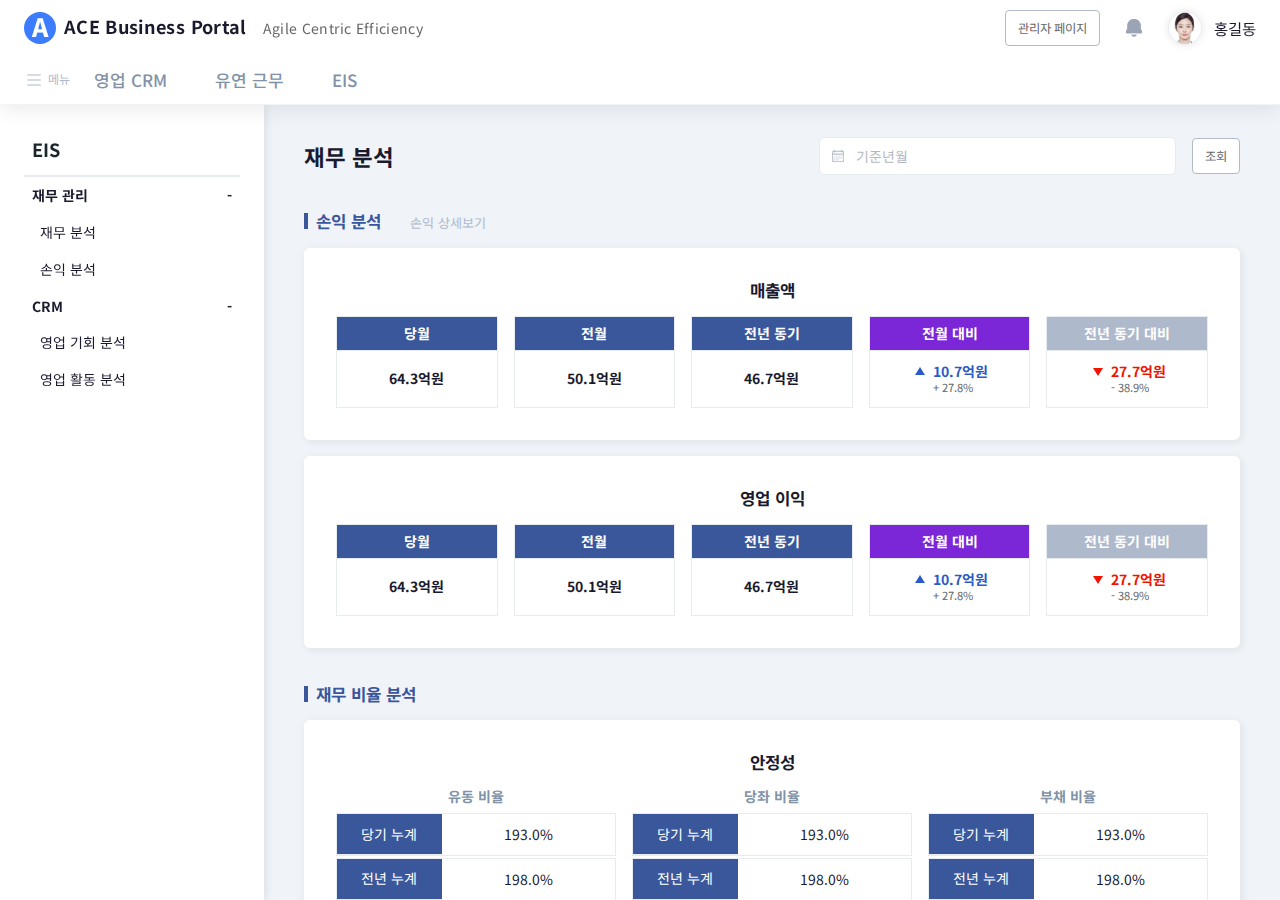
<file: eis/financial-analysis.html>
<!DOCTYPE html>
<html lang="ko">

<head>
	<meta charset="UTF-8">
	<meta name="viewport" content="width=device-width, initial-scale=1.0">
	<link rel="stylesheet" href="../css/style.css">
	<title>ACE Business Portal</title>
</head>

<body>
	<div class="wrap">
		<header class="header user-header">
			<div class="header-top">
				<a href="../crm/opportunities-form.html" class="no-mobile">
					<h1 class="logo logo-line">
						<p class="mark">
							<span>A</span>
						</p>
						<p>
							<span>ACE Business Portal</span>
							<span>Agile Centric Efficiency</span>
						</p>
					</h1>
				</a>
				<button type="button" class="button__back mobile">
					<span class="icon icon-prev-page"></span>
					<span class="blind">이전페이지</span>
				</button>
				<h2 class="section__title mobile">유연 근무 등록</h2>
				<ul class="util-menu no-mobile">
					<li class="util-menu__link">
						<button class="button">관리자 페이지</button>
					</li>
					<li class="util-menu__link">
						<button type="button" class="button__alert">
							<span class="icon icon-alert">
								<span class="blind">알림</span>
							</span>
						</button>
					</li>
					<li class="util-menu__link">
						<a href="../mypage.html">
							<div class="user-name">
								<div class="img-user">
									<img src="../images/sample1.jpeg" alt="">
								</div>
								<p>홍길동</p>
							</div>
						</a>
					</li>
				</ul>
			</div>
			<nav class="gnb">
				<button type="button" class="lnb-icon flex-box no-mobile">
					<div class="button__lnb">
						<span class="nav-bar"></span>
						<span class="nav-bar"></span>
						<span class="nav-bar"></span>
					</div>
					<span>메뉴</span>
				</button>
				<div class="nav-icon mobile">
					<button type="button" class="button__nav">
						<span class="nav-bar"></span>
						<span class="nav-bar"></span>
						<span class="nav-bar"></span>
					</button>
				</div>
				<div class="gnb-wrap">
					<div class="gnb-top mobile">
						<div class="user-name">
							<div class="img-user">
								<img src="../images/sample1.jpeg" alt="">
							</div>
							<div class="user-info-box">
								<p class="info__name">
									<span class="bold">홍길동</span> 님
								</p>
								<p class="info__dept">컨설팅본부</p>
								<p class="info__id">사원번호 <span class="bold">676324</span></p>
							</div>
						</div>
						<a href="my/myPage" class="link link-mypage flex-box">마이페이지</a>
					</div>
					<ul class="lst-gnb">
						<li class="lst-gnb__item">
							<span>영업 CRM</span>
							<div class="gnb-sub">
								<ul class="lst-gnb-sub">
									<li class="lst-sub__title">
										<p>영업 기회</p>
									</li>
									<li class="lst-sub__item">
										<a href="../crm/opportunities-form.html" class="lst-sub__link">
											<span>영업 기회 등록</span>
										</a>
									</li>
									<li class="lst-sub__item">
										<a href="../crm/opportunities.html" class="lst-sub__link">
											<span>영업 기회 현황</span>
										</a>
									</li>
								</ul>
							</div>
						</li>
						<li class="lst-gnb__item">
							<span>유연 근무</span>
							<div class="gnb-sub">
								<ul class="lst-gnb-sub">
									<li class="lst-sub__title">
										<p>유연 근무 유형</p>
									</li>
									<li class="lst-lnb__item">
										<a href="../agile/agile-working-form.html" class="lst-sub__link">
											<span>유연 근무 등록</span>
										</a>
									</li>
									<li class="lst-sub__item">
										<a href="../agile/agile-working-list.html" class="lst-sub__link">
											<span>유연 근무 조회</span>
										</a>
									</li>
								</ul>
								<ul class="lst-gnb-sub">
									<li class="lst-sub__title">
										<p>근태 관리</p>
									</li>
									<li class="lst-sub__item">
										<a href="../agile/attendance.html" class="lst-sub__link">
											<span>출/퇴근 등록</span>
										</a>
									</li>
									<li class="lst-sub__item">
										<a href="../agile/working-time.html" class="lst-sub__link">
											<span>근무 실적 조회</span>
										</a>
									</li>
								</ul>
							</div>
						</li>
						<li class="lst-gnb__item on">
							<span>EIS</span>
							<div class="gnb-sub">
								<ul class="lst-gnb-sub">
									<li class="lst-sub__title">
										<p>재무 관리</p>
									</li>
									<li class="lst-sub__item on">
										<a href="../eis/financial-analysis.html" class="lst-sub__link">
											<span>재무 분석</span>
										</a>
									</li>
									<li class="lst-sub__item">
										<a href="../eis/profit-and-loss.html" class="lst-sub__link">
											<span>손익 분석</span>
										</a>
									</li>
								</ul>
								<ul class="lst-gnb-sub">
									<li class="lst-sub__title">
										<p>CRM</p>
									</li>
									<li class="lst-sub__item">
										<a href="../eis/crm-opportunities.html" class="lst-sub__link">
											<span>영업 기회 분석</span>
										</a>
									</li>
									<li class="lst-sub__item">
										<a href="../eis/crm-activities.html" class="lst-sub__link">
											<span>영업 활동 분석</span>
										</a>
									</li>
								</ul>
							</div>
						</li>
					</ul>
					<div class="buttons mobile">
						<button class="button__admin">
							<span class="icon icon-module"></span>
							관리자 페이지
						</button>
						<button class="button__logout">
							<span class="icon icon-logout"></span>
							로그아웃
						</button>
					</div>
					<button class="button__close mobile">
						<span class="icon icon-close"></span>
					</button>
				</div>
			</nav>
		</header>
		<div class="lnb">
			<ul class="lst-lnb lst-lnb__eis">
				<li class="lst-lnb__item">
					<div>EIS</div>
					<ul>
						<li class="lst-lnb__item show">
							<div>
								재무 관리
								<span>-</span>
							</div>
							<ul>
								<li class="lst-lnb__item">
									<div>
										<a href="financial-analysis.html" class="lst-lnb__link">
											<span>재무 분석</span>
										</a>
									</div>
								</li>
								<li class="lst-lnb__item">
									<div>
										<a href="profit-and-loss.html" class="lst-lnb__link">
											<span>손익 분석</span>
										</a>
									</div>
								</li>
							</ul>
						</li>
						<li class="lst-lnb__item show">
							<div>
								CRM
								<span>-</span>
							</div>
							<ul>
								<li class="lst-lnb__item">
									<div>
										<a href="crm-opportunities.html" class="lst-lnb__link">
											<span>영업 기회 분석</span>
										</a>
									</div>
								</li>
								<li class="lst-lnb__item">
									<div>
										<a href="crm-activities.html" class="lst-lnb__link">
											<span>영업 활동 분석</span>
										</a>
									</div>
								</li>
							</ul>
						</li>
					</ul>
				</li>
			</ul>
		</div>
		<div class="container user-container">
			<section class="section__contents">
				<div class="inner-wrap">
					<div class="section-top">
						<h3 class="section__title">재무 분석</h3>
						<div class="input-box">
							<div class="input-box input-box-icon">
								<input class="input input-icon" type="text" placeholder="기준년월">
								<span class="icon icon-calendar"></span>
							</div>
							<button type="button" class="button button__search">
								조회
							</button>
						</div>
					</div>
					<div class="component-area-wrap component__eis-1  component__fa-1">
						<strong class="content__title">
							손익 분석
							<a href="#" class="link">손익 상세보기</a>
						</strong>
						<div class="flex-box">
							<div class="component-area">
								<p class="sub__title text-align__center">매출액</p>
								<div class="lst-cards lst-cards__5colums">
									<div class="box">
										<div class="box-top">
											<p class="component__title">당월</p>
										</div>
										<div class="box-cnt">
											<p class="bold">64.3억원</p>
										</div>
									</div>
									<div class="box">
										<div class="box-top">
											<p class="component__title">전월</p>
										</div>
										<div class="box-cnt">
											<p class="bold">50.1억원</p>
										</div>
									</div>
									<div class="box">
										<div class="box-top">
											<p class="component__title">전년 동기</p>
										</div>
										<div class="box-cnt">
											<p class="bold">46.7억원</p>
										</div>
									</div>
									<div class="box">
										<div class="box-top bg-opt4">
											<p class="component__title">전월 대비</p>
										</div>
										<div class="box-cnt">
											<div class="status--up flex-box">
												<span class="icon-triangle"></span>
												<p class="bold">
													10.7억원
													<span>+ 27.8%</span>
												</p>
											</div>
										</div>
									</div>
									<div class="box">
										<div class="box-top bg-opt5">
											<p class="component__title">전년 동기 대비</p>
										</div>
										<div class="box-cnt">
											<div class="status--down flex-box">
												<span class="icon-triangle"></span>
												<p class="bold">
													27.7억원
													<span>- 38.9%</span>
												</p>
											</div>
										</div>
									</div>
								</div>
							</div>
							<div class="component-area">
								<p class="sub__title text-align__center">영업 이익</p>
								<div class="lst-cards lst-cards__5colums">
									<div class="box">
										<div class="box-top">
											<p class="component__title">당월</p>
										</div>
										<div class="box-cnt">
											<p class="bold">64.3억원</p>
										</div>
									</div>
									<div class="box">
										<div class="box-top">
											<p class="component__title">전월</p>
										</div>
										<div class="box-cnt">
											<p class="bold">50.1억원</p>
										</div>
									</div>
									<div class="box">
										<div class="box-top">
											<p class="component__title">전년 동기</p>
										</div>
										<div class="box-cnt">
											<p class="bold">46.7억원</p>
										</div>
									</div>
									<div class="box">
										<div class="box-top bg-opt4">
											<p class="component__title">전월 대비</p>
										</div>
										<div class="box-cnt">
											<div class="status--up flex-box">
												<span class="icon-triangle"></span>
												<p class="bold">
													10.7억원
													<span>+ 27.8%</span>
												</p>
											</div>
										</div>
									</div>
									<div class="box">
										<div class="box-top bg-opt5">
											<p class="component__title">전년 동기 대비</p>
										</div>
										<div class="box-cnt">
											<div class="status--down flex-box">
												<span class="icon-triangle"></span>
												<p class="bold">
													27.7억원
													<span>- 38.9%</span>
												</p>
											</div>
										</div>
									</div>
								</div>
							</div>
						</div>
					</div>
					<div class="component__eis-2 component__fa-2">
						<strong class="content__title">재무 비율 분석</strong>
						<div class="flex-box">
							<div class="component-area">
								<p class="sub__title text-align__center">안정성</p>
								<div class="lst-cards lst-cards__3colums">
									<div class="">
										<div class="component-box-top">
											<p class="component__title">유동 비율</p>
										</div>
										<div class="component-box">
											<div class="box box--horizontal">
												<div class="box-top">
													<p class="">당기 누계</p>
												</div>
												<div class="box-cnt">
													<p class="">193.0%</p>
												</div>
											</div>
											<div class="box box--horizontal">
												<div class="box-top">
													<p class="">전년 누계</p>
												</div>
												<div class="box-cnt">
													<p class="">198.0%</p>
												</div>
											</div>
											<div class="box box--horizontal">
												<div class="box-top bg-opt5">
													<p class="">전년 대비</p>
												</div>
												<div class="box-cnt">
													<p class="status--down flex-box">
														<span class="icon-triangle"></span>2.5%
													</p>
												</div>
											</div>
										</div>
									</div>
									<div class="">
										<div class="component-box-top">
											<p class="component__title">당좌 비율</p>
										</div>
										<div class="component-box">
											<div class="box box--horizontal">
												<div class="box-top">
													<p class="">당기 누계</p>
												</div>
												<div class="box-cnt">
													<p class="">193.0%</p>
												</div>
											</div>
											<div class="box box--horizontal">
												<div class="box-top">
													<p class="">전년 누계</p>
												</div>
												<div class="box-cnt">
													<p class="">198.0%</p>
												</div>
											</div>
											<div class="box box--horizontal">
												<div class="box-top bg-opt5">
													<p class="">전년 대비</p>
												</div>
												<div class="box-cnt">
													<p class="status--down flex-box">
														<span class="icon-triangle"></span>2.5%
													</p>
												</div>
											</div>
										</div>
									</div>
									<div class="">
										<div class="component-box-top">
											<p class="component__title">부채 비율</p>
										</div>
										<div class="component-box">
											<div class="box box--horizontal">
												<div class="box-top">
													<p class="">당기 누계</p>
												</div>
												<div class="box-cnt">
													<p class="">193.0%</p>
												</div>
											</div>
											<div class="box box--horizontal">
												<div class="box-top">
													<p class="">전년 누계</p>
												</div>
												<div class="box-cnt">
													<p class="">198.0%</p>
												</div>
											</div>
											<div class="box box--horizontal">
												<div class="box-top bg-opt5">
													<p class="">전년 대비</p>
												</div>
												<div class="box-cnt">
													<p class="status--down flex-box">
														<span class="icon-triangle"></span>2.5%
													</p>
												</div>
											</div>
										</div>
									</div>
								</div>
							</div>
							<div class="component-area">
								<p class="sub__title text-align__center">성장성</p>
								<div class="lst-cards lst-cards__3colums">
									<div class="">
										<div class="component-box-top">
											<p class="component__title">매출액 증가율</p>
										</div>
										<div class="component-box">
											<div class="box box--horizontal">
												<div class="box-top">
													<p class="">당기 누계</p>
												</div>
												<div class="box-cnt">
													<p class="">193.0%</p>
												</div>
											</div>
											<div class="box box--horizontal">
												<div class="box-top">
													<p class="">전년 누계</p>
												</div>
												<div class="box-cnt">
													<p class="">198.0%</p>
												</div>
											</div>
											<div class="box box--horizontal">
												<div class="box-top bg-opt5">
													<p class="">전년 대비</p>
												</div>
												<div class="box-cnt">
													<p class="status--down flex-box">
														<span class="icon-triangle"></span>2.5%
													</p>
												</div>
											</div>
										</div>
									</div>
									<div class="">
										<div class="component-box-top">
											<p class="component__title">영업 이익 증가율</p>
										</div>
										<div class="component-box">
											<div class="box box--horizontal">
												<div class="box-top">
													<p class="">당기 누계</p>
												</div>
												<div class="box-cnt">
													<p class="">193.0%</p>
												</div>
											</div>
											<div class="box box--horizontal">
												<div class="box-top">
													<p class="">전년 누계</p>
												</div>
												<div class="box-cnt">
													<p class="">198.0%</p>
												</div>
											</div>
											<div class="box box--horizontal">
												<div class="box-top bg-opt5">
													<p class="">전년 대비</p>
												</div>
												<div class="box-cnt">
													<p class="status--down flex-box">
														<span class="icon-triangle"></span>2.5%
													</p>
												</div>
											</div>
										</div>
									</div>
									<div class="">
										<div class="component-box-top">
											<p class="component__title">순이익 증가률</p>
										</div>
										<div class="component-box">
											<div class="box box--horizontal">
												<div class="box-top">
													<p class="">당기 누계</p>
												</div>
												<div class="box-cnt">
													<p class="">193.0%</p>
												</div>
											</div>
											<div class="box box--horizontal">
												<div class="box-top">
													<p class="">전년 누계</p>
												</div>
												<div class="box-cnt">
													<p class="">198.0%</p>
												</div>
											</div>
											<div class="box box--horizontal">
												<div class="box-top bg-opt5">
													<p class="">전년 대비</p>
												</div>
												<div class="box-cnt">
													<p class="status--down flex-box">
														<span class="icon-triangle"></span>2.5%
													</p>
												</div>
											</div>
										</div>
									</div>
								</div>
							</div>
						</div>
						<div class="flex-box">
							<div class="component-area">
								<p class="sub__title text-align__center">수익성</p>
								<div class="lst-cards lst-cards__3colums">
									<div class="">
										<div class="component-box-top">
											<p class="component__title">매출액 이익율</p>
										</div>
										<div class="component-box">
											<div class="box box--horizontal">
												<div class="box-top">
													<p class="">당기 누계</p>
												</div>
												<div class="box-cnt">
													<p class="">193.0%</p>
												</div>
											</div>
											<div class="box box--horizontal">
												<div class="box-top">
													<p class="">전년 누계</p>
												</div>
												<div class="box-cnt">
													<p class="">198.0%</p>
												</div>
											</div>
											<div class="box box--horizontal">
												<div class="box-top bg-opt5">
													<p class="">전년 대비</p>
												</div>
												<div class="box-cnt">
													<p class="status--down flex-box">
														<span class="icon-triangle"></span>2.5%
													</p>
												</div>
											</div>
										</div>
									</div>
									<div class="">
										<div class="component-box-top">
											<p class="component__title">출자본 이익율 (ROI)</p>
										</div>
										<div class="component-box">
											<div class="box box--horizontal">
												<div class="box-top">
													<p class="">당기 누계</p>
												</div>
												<div class="box-cnt">
													<p class="">193.0%</p>
												</div>
											</div>
											<div class="box box--horizontal">
												<div class="box-top">
													<p class="">전년 누계</p>
												</div>
												<div class="box-cnt">
													<p class="">198.0%</p>
												</div>
											</div>
											<div class="box box--horizontal">
												<div class="box-top bg-opt5">
													<p class="">전년 대비</p>
												</div>
												<div class="box-cnt">
													<p class="status--down flex-box">
														<span class="icon-triangle"></span>2.5%
													</p>
												</div>
											</div>
										</div>
									</div>
									<div class="">
										<div class="component-box-top">
											<p class="component__title">자기 자본 이익율 (ROE)</p>
										</div>
										<div class="component-box">
											<div class="box box--horizontal">
												<div class="box-top">
													<p class="">당기 누계</p>
												</div>
												<div class="box-cnt">
													<p class="">193.0%</p>
												</div>
											</div>
											<div class="box box--horizontal">
												<div class="box-top">
													<p class="">전년 누계</p>
												</div>
												<div class="box-cnt">
													<p class="">198.0%</p>
												</div>
											</div>
											<div class="box box--horizontal">
												<div class="box-top bg-opt5">
													<p class="">전년 대비</p>
												</div>
												<div class="box-cnt">
													<p class="status--down flex-box">
														<span class="icon-triangle"></span>2.5%
													</p>
												</div>
											</div>
										</div>
									</div>
								</div>
							</div>
							<div class="component-area">
								<p class="sub__title text-align__center">활동성</p>
								<div class="lst-cards lst-cards__3colums">
									<div class="">
										<div class="component-box-top">
											<p class="component__title">총 자산 회전율</p>
										</div>
										<div class="component-box">
											<div class="box box--horizontal">
												<div class="box-top">
													<p class="">당기 누계</p>
												</div>
												<div class="box-cnt">
													<p class="">193.0%</p>
												</div>
											</div>
											<div class="box box--horizontal">
												<div class="box-top">
													<p class="">전년 누계</p>
												</div>
												<div class="box-cnt">
													<p class="">198.0%</p>
												</div>
											</div>
											<div class="box box--horizontal">
												<div class="box-top bg-opt5">
													<p class="">전년 대비</p>
												</div>
												<div class="box-cnt">
													<p class="status--down flex-box">
														<span class="icon-triangle"></span>2.5%
													</p>
												</div>
											</div>
										</div>
									</div>
									<div class="">
										<div class="component-box-top">
											<p class="component__title">재고 자산 회전율</p>
										</div>
										<div class="component-box">
											<div class="box box--horizontal">
												<div class="box-top">
													<p class="">당기 누계</p>
												</div>
												<div class="box-cnt">
													<p class="">193.0%</p>
												</div>
											</div>
											<div class="box box--horizontal">
												<div class="box-top">
													<p class="">전년 누계</p>
												</div>
												<div class="box-cnt">
													<p class="">198.0%</p>
												</div>
											</div>
											<div class="box box--horizontal">
												<div class="box-top bg-opt5">
													<p class="">전년 대비</p>
												</div>
												<div class="box-cnt">
													<p class="status--down flex-box">
														<span class="icon-triangle"></span>2.5%
													</p>
												</div>
											</div>
										</div>
									</div>
									<div class="">
										<div class="component-box-top">
											<p class="component__title">매출 채권 회전율</p>
										</div>
										<div class="component-box">
											<div class="box box--horizontal">
												<div class="box-top">
													<p class="">당기 누계</p>
												</div>
												<div class="box-cnt">
													<p class="">193.0%</p>
												</div>
											</div>
											<div class="box box--horizontal">
												<div class="box-top">
													<p class="">전년 누계</p>
												</div>
												<div class="box-cnt">
													<p class="">198.0%</p>
												</div>
											</div>
											<div class="box box--horizontal">
												<div class="box-top bg-opt5">
													<p class="">전년 대비</p>
												</div>
												<div class="box-cnt">
													<p class="status--down flex-box">
														<span class="icon-triangle"></span>2.5%
													</p>
												</div>
											</div>
										</div>
									</div>
								</div>
							</div>
						</div>
					</div>
				</div>
			</section>
		</div>
	</div>

	<script>

	</script>
</body>

</html>
</file>
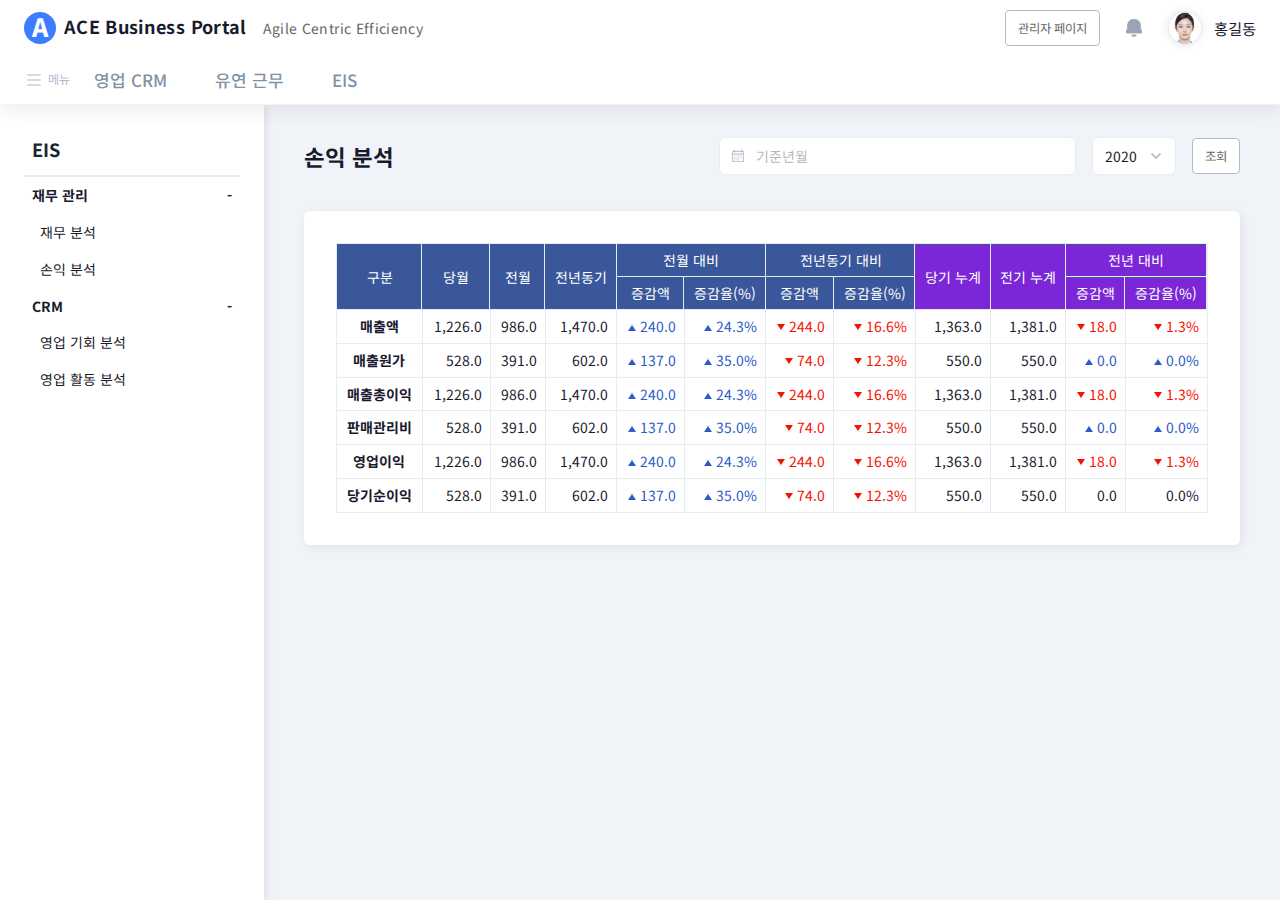
<file: eis/profit-and-loss.html>
<!DOCTYPE html>
<html lang="ko">

<head>
	<meta charset="UTF-8">
	<meta name="viewport" content="width=device-width, initial-scale=1.0">
	<link rel="stylesheet" href="../css/style.css">
	<title>ACE Business Portal</title>
</head>

<body>
	<div class="wrap">
		<header class="header user-header">
			<div class="header-top">
				<a href="../crm/opportunities-form.html" class="no-mobile">
					<h1 class="logo logo-line">
						<p class="mark">
							<span>A</span>
						</p>
						<p>
							<span>ACE Business Portal</span>
							<span>Agile Centric Efficiency</span>
						</p>
					</h1>
				</a>
				<button type="button" class="button__back mobile">
					<span class="icon icon-prev-page"></span>
					<span class="blind">이전페이지</span>
				</button>
				<h2 class="section__title mobile">유연 근무 등록</h2>
				<ul class="util-menu no-mobile">
					<li class="util-menu__link">
						<button class="button">관리자 페이지</button>
					</li>
					<li class="util-menu__link">
						<button type="button" class="button__alert">
							<span class="icon icon-alert">
								<span class="blind">알림</span>
							</span>
						</button>
					</li>
					<li class="util-menu__link">
						<a href="../mypage.html">
							<div class="user-name">
								<div class="img-user">
									<img src="../images/sample1.jpeg" alt="">
								</div>
								<p>홍길동</p>
							</div>
						</a>
					</li>
				</ul>
			</div>
			<nav class="gnb">
				<button type="button" class="lnb-icon flex-box no-mobile">
					<div class="button__lnb">
						<span class="nav-bar"></span>
						<span class="nav-bar"></span>
						<span class="nav-bar"></span>
					</div>
					<span>메뉴</span>
				</button>
				<div class="nav-icon mobile">
					<button type="button" class="button__nav">
						<span class="nav-bar"></span>
						<span class="nav-bar"></span>
						<span class="nav-bar"></span>
					</button>
				</div>
				<div class="gnb-wrap">
					<div class="gnb-top mobile">
						<div class="user-name">
							<div class="img-user">
								<img src="../images/sample1.jpeg" alt="">
							</div>
							<div class="user-info-box">
								<p class="info__name">
									<span class="bold">홍길동</span> 님
								</p>
								<p class="info__dept">컨설팅본부</p>
								<p class="info__id">사원번호 <span class="bold">676324</span></p>
							</div>
						</div>
						<a href="my/myPage" class="link link-mypage flex-box">마이페이지</a>
					</div>
					<ul class="lst-gnb">
						<li class="lst-gnb__item">
							<span>영업 CRM</span>
							<div class="gnb-sub">
								<ul class="lst-gnb-sub">
									<li class="lst-sub__title">
										<p>영업 기회</p>
									</li>
									<li class="lst-sub__item">
										<a href="../crm/opportunities-form.html" class="lst-sub__link">
											<span>영업 기회 등록</span>
										</a>
									</li>
									<li class="lst-sub__item">
										<a href="../crm/opportunities.html" class="lst-sub__link">
											<span>영업 기회 현황</span>
										</a>
									</li>
								</ul>
							</div>
						</li>
						<li class="lst-gnb__item">
							<span>유연 근무</span>
							<div class="gnb-sub">
								<ul class="lst-gnb-sub">
									<li class="lst-sub__title">
										<p>유연 근무 유형</p>
									</li>
									<li class="lst-lnb__item">
										<a href="../agile/agile-working-form.html" class="lst-sub__link">
											<span>유연 근무 등록</span>
										</a>
									</li>
									<li class="lst-sub__item">
										<a href="../agile/agile-working-list.html" class="lst-sub__link">
											<span>유연 근무 조회</span>
										</a>
									</li>
								</ul>
								<ul class="lst-gnb-sub">
									<li class="lst-sub__title">
										<p>근태 관리</p>
									</li>
									<li class="lst-sub__item">
										<a href="../agile/attendance.html" class="lst-sub__link">
											<span>출/퇴근 등록</span>
										</a>
									</li>
									<li class="lst-sub__item">
										<a href="../agile/working-time.html" class="lst-sub__link">
											<span>근무 실적 조회</span>
										</a>
									</li>
								</ul>
							</div>
						</li>
						<li class="lst-gnb__item on">
							<span>EIS</span>
							<div class="gnb-sub">
								<ul class="lst-gnb-sub">
									<li class="lst-sub__title">
										<p>재무 관리</p>
									</li>
									<li class="lst-sub__item">
										<a href="../eis/financial-analysis.html" class="lst-sub__link">
											<span>재무 분석</span>
										</a>
									</li>
									<li class="lst-sub__item on">
										<a href="../eis/profit-and-loss.html" class="lst-sub__link">
											<span>손익 분석</span>
										</a>
									</li>
								</ul>
								<ul class="lst-gnb-sub">
									<li class="lst-sub__title">
										<p>CRM</p>
									</li>
									<li class="lst-sub__item">
										<a href="../eis/crm-opportunities.html" class="lst-sub__link">
											<span>영업 기회 분석</span>
										</a>
									</li>
									<li class="lst-sub__item">
										<a href="../eis/crm-activities.html" class="lst-sub__link">
											<span>영업 활동 분석</span>
										</a>
									</li>
								</ul>
							</div>
						</li>
					</ul>
					<div class="buttons mobile">
						<button class="button__admin">
							<span class="icon icon-module"></span>
							관리자 페이지
						</button>
						<button class="button__logout">
							<span class="icon icon-logout"></span>
							로그아웃
						</button>
					</div>
					<button class="button__close mobile">
						<span class="icon icon-close"></span>
					</button>
				</div>
			</nav>
		</header>
		<div class="lnb">
			<ul class="lst-lnb lst-lnb__eis">
				<li class="lst-lnb__item">
					<div>EIS</div>
					<ul>
						<li class="lst-lnb__item show">
							<div>
								재무 관리
								<span>-</span>
							</div>
							<ul>
								<li class="lst-lnb__item">
									<div>
										<a href="financial-analysis.html" class="lst-lnb__link">
											<span>재무 분석</span>
										</a>
									</div>
								</li>
								<li class="lst-lnb__item">
									<div>
										<a href="profit-and-loss.html" class="lst-lnb__link">
											<span>손익 분석</span>
										</a>
									</div>
								</li>
							</ul>
						</li>
						<li class="lst-lnb__item show">
							<div>
								CRM
								<span>-</span>
							</div>
							<ul>
								<li class="lst-lnb__item">
									<div>
										<a href="crm-opportunities.html" class="lst-lnb__link">
											<span>영업 기회 분석</span>
										</a>
									</div>
								</li>
								<li class="lst-lnb__item">
									<div>
										<a href="crm-activities.html" class="lst-lnb__link">
											<span>영업 활동 분석</span>
										</a>
									</div>
								</li>
							</ul>
						</li>
					</ul>
				</li>
			</ul>
		</div>

		<div class="container user-container">
			<section class="section__contents">
				<div class="inner-wrap">
					<div class="section-top">
						<h3 class="section__title">손익 분석</h3>
						<div class="input-box">
							<div class="input-box input-box-icon">
								<input class="input input-icon" type="text" placeholder="기준년월">
								<span class="icon icon-calendar"></span>
							</div>
							<div class="input-select input-box input-box-icon">
								<select name="" id="" class="selectbox">
									<option>2020</option>
									<option>2019</option>
								</select>
								<span class="icon icon-arrow"></span>
							</div>
							<button type="button" class="button button__search">
								조회
							</button>
						</div>
					</div>
					<div class="component-area">
						<div class="table-wrap table--horizontal">
							<table class="table">
								<colgroup>
									<col />
									<col />
									<col />
									<col />
									<col />
									<col />
									<col />
									<col />
									<col class="highlight" />
									<col class="highlight" />
									<col class="highlight" />
									<col class="highlight" />
								</colgroup>
								<thead>
									<tr>
										<th rowspan="2">구분</th>
										<th rowspan="2">당월</th>
										<th rowspan="2">전월</th>
										<th rowspan="2">전년동기</th>
										<th colspan="2">전월 대비</th>
										<th colspan="2">전년동기 대비</th>
										<th rowspan="2" class="highlight">당기 누계</th>
										<th rowspan="2" class="highlight">전기 누계</th>
										<th colspan="2" class="highlight">전년 대비</th>
									</tr>
									<tr>
										<th>증감액</th>
										<th>증감율(%)</th>
										<th>증감액</th>
										<th>증감율(%)</th>
										<th class="highlight">증감액</th>
										<th class="highlight">증감율(%)</th>
									</tr>
								</thead>
								<tbody>
									<tr class="row">
										<td class="bold">매출액</td>
										<td class="data__number">1,226.0</td>
										<td class="data__number">986.0</td>
										<td class="data__number">1,470.0</td>
										<td class="data__number status--up"><span class="icon-triangle"></span>240.0</td>
										<td class="data__number status--up"><span class="icon-triangle"></span>24.3%</td>
										<td class="data__number status--down"><span class="icon-triangle"></span>244.0</td>
										<td class="data__number status--down"><span class="icon-triangle"></span>16.6%</td>
										<td class="data__number">1,363.0</td>
										<td class="data__number">1,381.0</td>
										<td class="data__number status--down"><span class="icon-triangle"></span>18.0</td>
										<td class="data__number status--down"><span class="icon-triangle"></span>1.3%</td>
									</tr>
									<tr class="row">
										<td class="bold">매출원가</td>
										<td class="data__number">528.0</td>
										<td class="data__number">391.0</td>
										<td class="data__number">602.0</td>
										<td class="data__number status--up"><span class="icon-triangle"></span>137.0</td>
										<td class="data__number status--up"><span class="icon-triangle"></span>35.0%</td>
										<td class="data__number status--down"><span class="icon-triangle"></span>74.0</td>
										<td class="data__number status--down"><span class="icon-triangle"></span>12.3%</td>
										<td class="data__number">550.0</td>
										<td class="data__number">550.0</td>
										<td class="data__number status--up"><span class="icon-triangle"></span>0.0</td>
										<td class="data__number status--up"><span class="icon-triangle"></span>0.0%</td>
									</tr>
									<tr class="row">
										<td class="bold">매출총이익</td>
										<td class="data__number">1,226.0</td>
										<td class="data__number">986.0</td>
										<td class="data__number">1,470.0</td>
										<td class="data__number status--up"><span class="icon-triangle"></span>240.0</td>
										<td class="data__number status--up"><span class="icon-triangle"></span>24.3%</td>
										<td class="data__number status--down"><span class="icon-triangle"></span>244.0</td>
										<td class="data__number status--down"><span class="icon-triangle"></span>16.6%</td>
										<td class="data__number">1,363.0</td>
										<td class="data__number">1,381.0</td>
										<td class="data__number status--down"><span class="icon-triangle"></span>18.0</td>
										<td class="data__number status--down"><span class="icon-triangle"></span>1.3%</td>
									</tr>
									<tr class="row">
										<td class="bold">판매관리비</td>
										<td class="data__number">528.0</td>
										<td class="data__number">391.0</td>
										<td class="data__number">602.0</td>
										<td class="data__number status--up"><span class="icon-triangle"></span>137.0</td>
										<td class="data__number status--up"><span class="icon-triangle"></span>35.0%</td>
										<td class="data__number status--down"><span class="icon-triangle"></span>74.0</td>
										<td class="data__number status--down"><span class="icon-triangle"></span>12.3%</td>
										<td class="data__number">550.0</td>
										<td class="data__number">550.0</td>
										<td class="data__number status--up"><span class="icon-triangle"></span>0.0</td>
										<td class="data__number status--up"><span class="icon-triangle"></span>0.0%</td>
									</tr>
									<tr class="row">
										<td class="bold">영업이익</td>
										<td class="data__number">1,226.0</td>
										<td class="data__number">986.0</td>
										<td class="data__number">1,470.0</td>
										<td class="data__number status--up"><span class="icon-triangle"></span>240.0</td>
										<td class="data__number status--up"><span class="icon-triangle"></span>24.3%</td>
										<td class="data__number status--down"><span class="icon-triangle"></span>244.0</td>
										<td class="data__number status--down"><span class="icon-triangle"></span>16.6%</td>
										<td class="data__number">1,363.0</td>
										<td class="data__number">1,381.0</td>
										<td class="data__number status--down"><span class="icon-triangle"></span>18.0</td>
										<td class="data__number status--down"><span class="icon-triangle"></span>1.3%</td>
									</tr>
									<tr class="row">
										<td class="bold">당기순이익</td>
										<td class="data__number">528.0</td>
										<td class="data__number">391.0</td>
										<td class="data__number">602.0</td>
										<td class="data__number status--up"><span class="icon-triangle"></span>137.0</td>
										<td class="data__number status--up"><span class="icon-triangle"></span>35.0%</td>
										<td class="data__number status--down"><span class="icon-triangle"></span>74.0</td>
										<td class="data__number status--down"><span class="icon-triangle"></span>12.3%</td>
										<td class="data__number">550.0</td>
										<td class="data__number">550.0</td>
										<td class="data__number"><span class="icon-triangle"></span>0.0</td>
										<td class="data__number"><span class="icon-triangle"></span>0.0%</td>
									</tr>
								</tbody>
							</table>
						</div>
					</div>
				</div>
			</section>
		</div>
	</div>

	<script>

	</script>
</body>

</html>
</file>
<file: css/style.css>
@charset "UTF-8";
@import "reset.css";
@import "template.css";
@import "template_icon.css";
@import "table.css";
@import "common-user.css";
@import "common-admin.css";
@import "user-sub.css";
@import "login.css";
</file>
